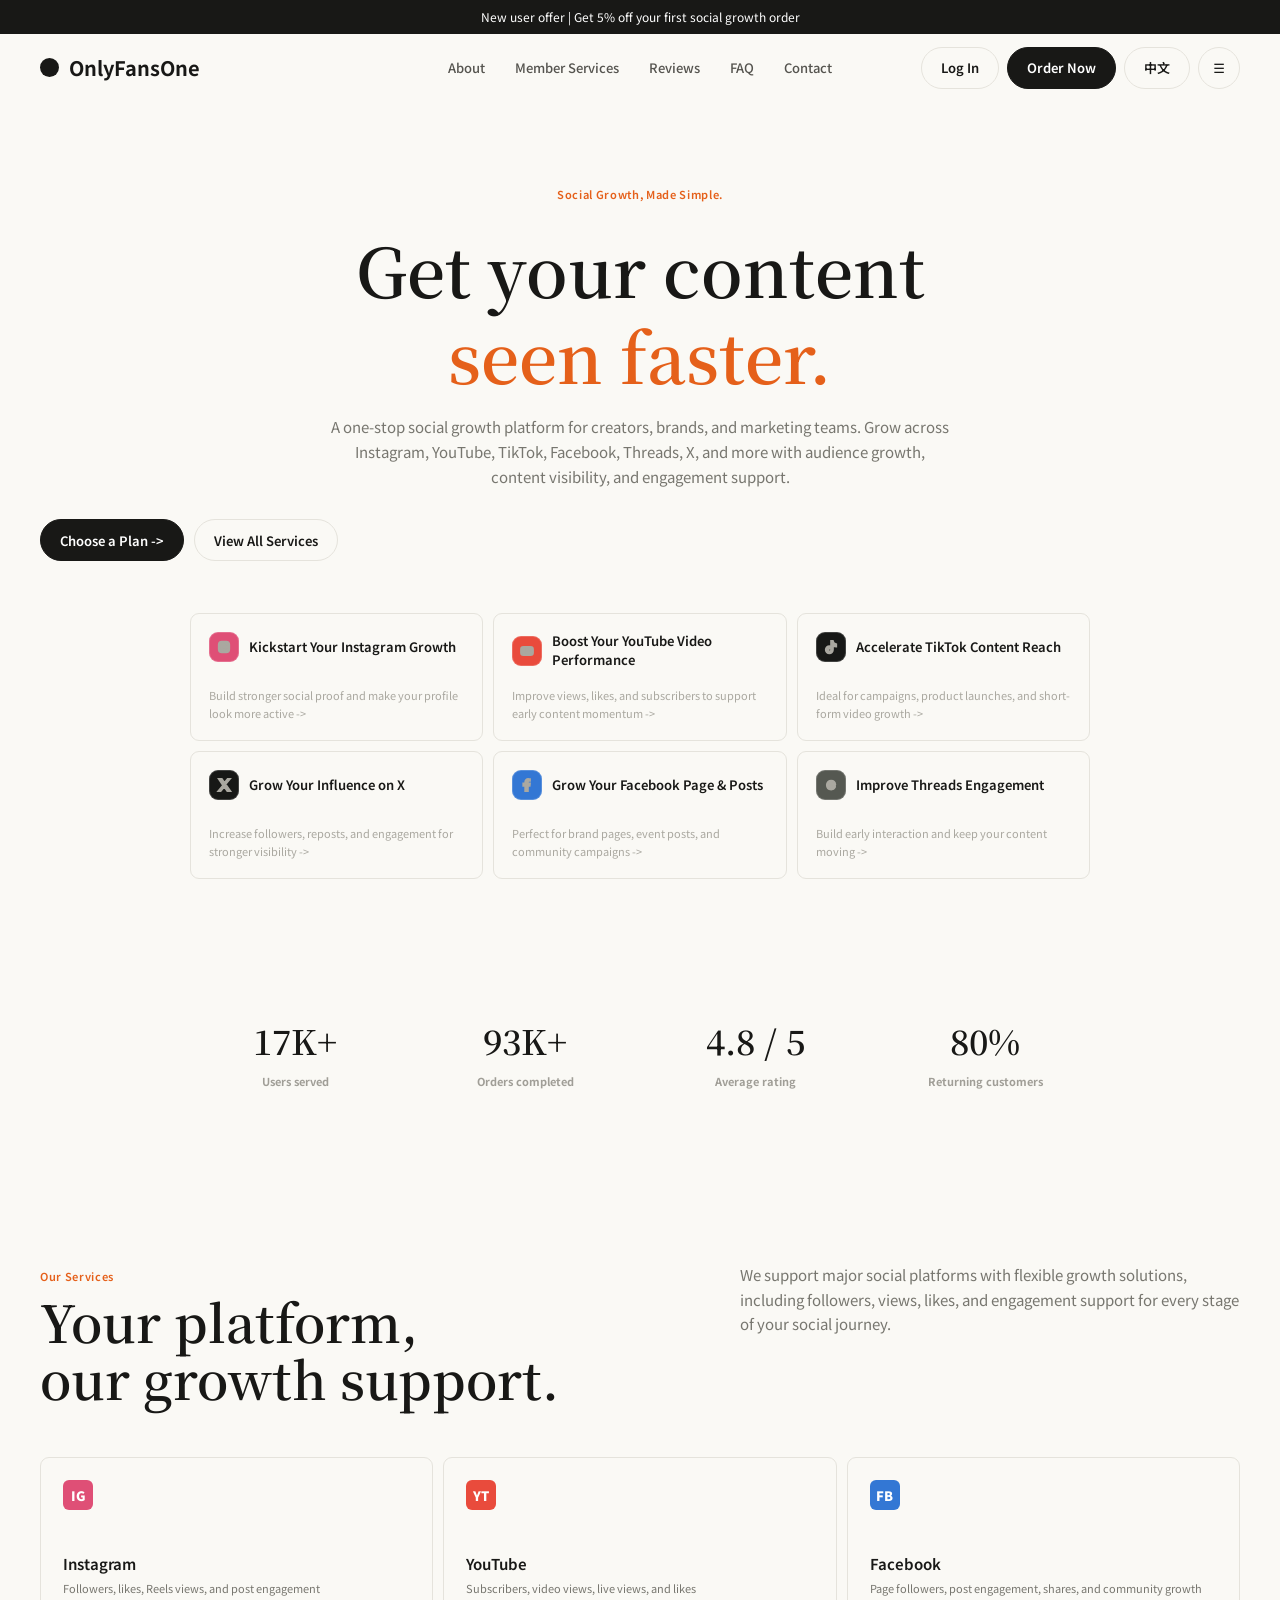
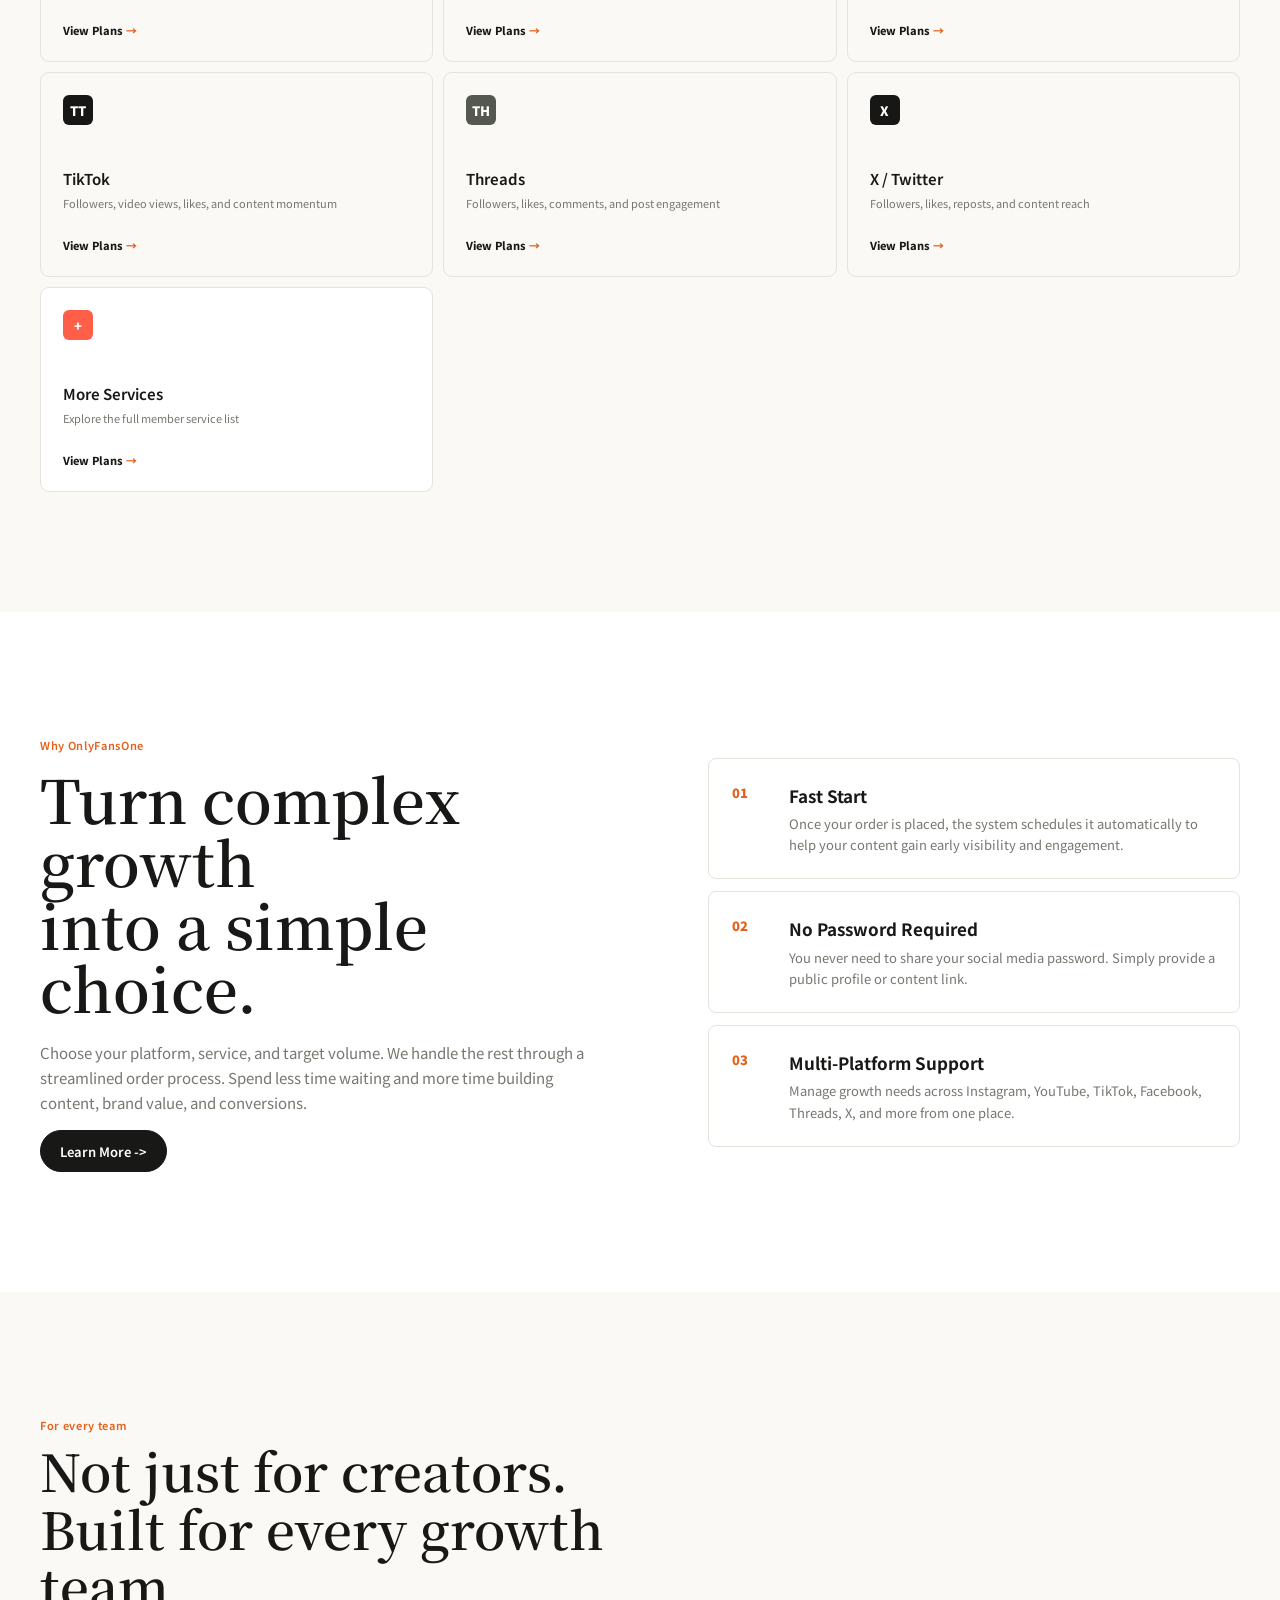
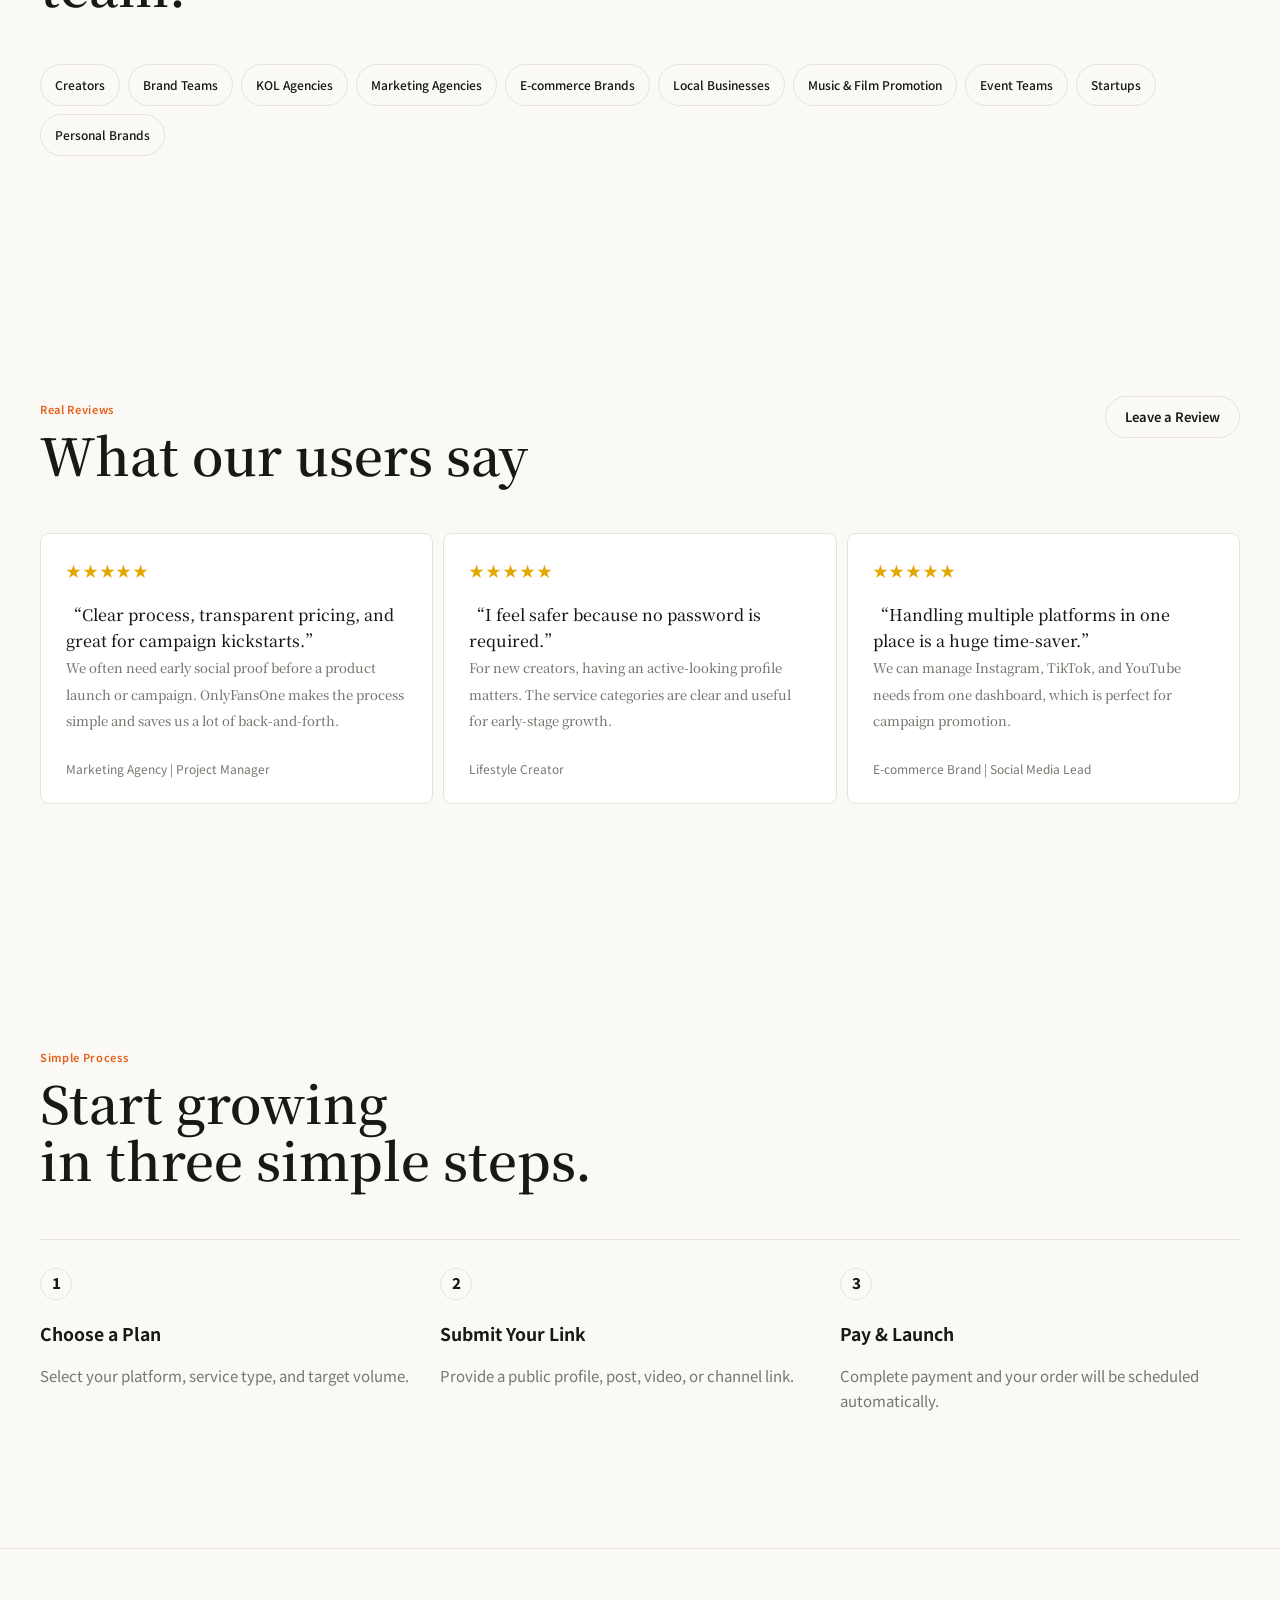
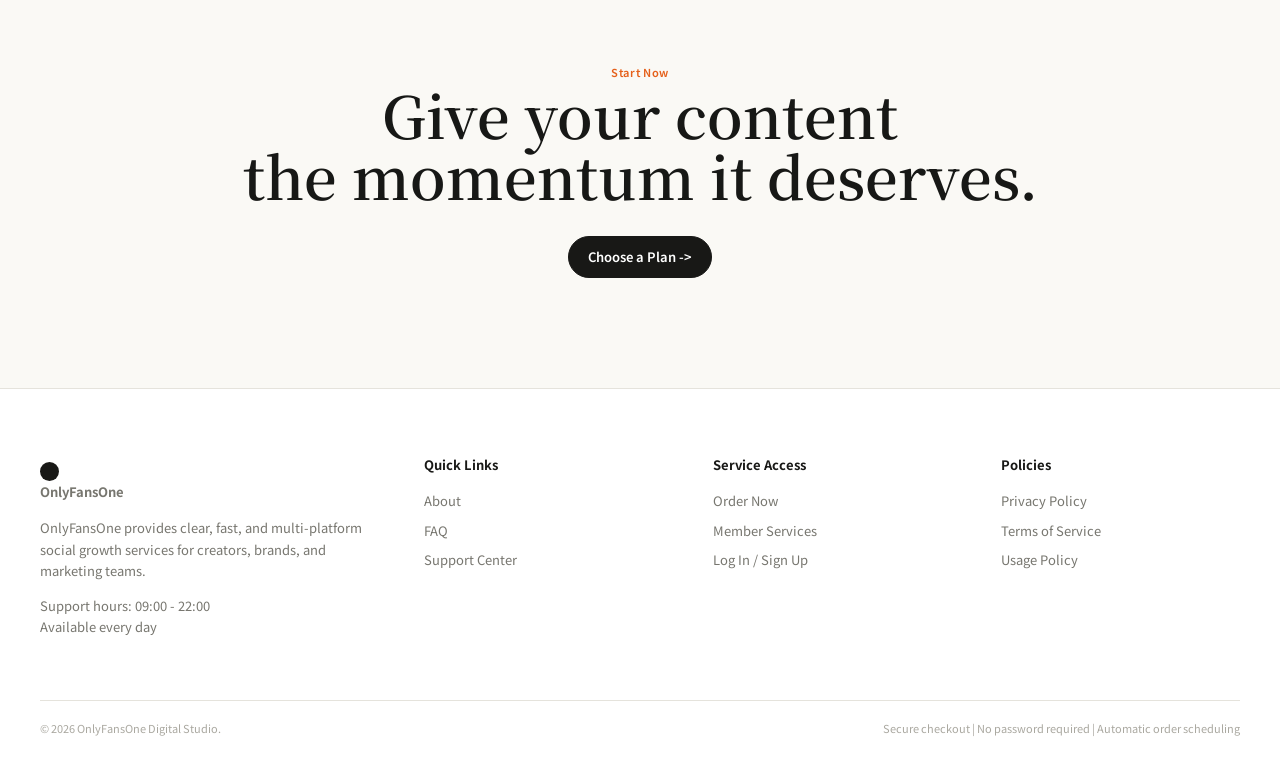
<file: index.html>
<!doctype html>
<html lang="en">
<head>
  <meta charset="UTF-8">
  <meta name="viewport" content="width=device-width, initial-scale=1.0">
  <meta name="description" content="OnlyFansOne helps creators, brands, and marketing teams grow across Instagram, YouTube, TikTok, Facebook, Threads, X, and more with audience growth, content visibility, views, and engagement support.">
  <title>OnlyFansOne | Social Media Growth & Content Visibility Platform</title>
  <link rel="preconnect" href="https://fonts.googleapis.com">
  <link rel="preconnect" href="https://fonts.gstatic.com" crossorigin>
  <link href="https://fonts.googleapis.com/css2?family=Noto+Sans+TC:wght@400;500;600;700;800&family=Noto+Serif+TC:wght@500;600;700&display=swap" rel="stylesheet">
  <style>
:root {
  --ink: #171816;
  --muted: #666962;
  --line: #dfe1da;
  --paper: #f6f7f2;
  --white: #ffffff;
  --coral: #ff5f49;
  --coral-dark: #d93e2a;
  --teal: #0d8f7a;
  --teal-soft: #dff4ef;
  --yellow: #ffd65a;
  --blue: #3377d4;
  --shadow: 0 18px 45px rgba(23, 24, 22, .09);
}

* { box-sizing: border-box; }
html { scroll-behavior: smooth; }
body {
  margin: 0;
  color: var(--ink);
  background: var(--paper);
  font-family: "Noto Sans TC", system-ui, sans-serif;
  font-size: 15px;
  line-height: 1.65;
  letter-spacing: 0;
}
button, input, select, textarea { font: inherit; }
button, a { -webkit-tap-highlight-color: transparent; }
a { color: inherit; text-decoration: none; }
img { display: block; max-width: 100%; }
.container { width: min(1160px, calc(100% - 40px)); margin: 0 auto; }
.eyebrow { color: var(--teal); font-size: 12px; font-weight: 800; letter-spacing: .12em; text-transform: uppercase; }
.section { padding: 92px 0; }
.section-head { display: flex; align-items: end; justify-content: space-between; gap: 24px; margin-bottom: 34px; }
.section-head h2, .page-title h1 { margin: 5px 0 0; font-size: clamp(30px, 4vw, 52px); line-height: 1.12; letter-spacing: 0; }
.section-head p { max-width: 500px; margin: 0; color: var(--muted); }
.muted { color: var(--muted); }
.small { font-size: 13px; }
.top-strip {
  padding: 7px 20px;
  color: #fff;
  background: var(--ink);
  text-align: center;
  font-size: 12px;
}
.nav {
  position: sticky; top: 0; z-index: 20;
  border-bottom: 1px solid rgba(223, 225, 218, .85);
  background: rgba(246, 247, 242, .94);
  backdrop-filter: blur(14px);
}
.nav-inner { min-height: 70px; display: flex; align-items: center; gap: 25px; }
.brand { display: inline-flex; align-items: center; gap: 9px; margin-right: auto; font-size: 20px; font-weight: 900; }
.brand-mark { width: 30px; height: 30px; display: grid; place-items: center; color: #fff; background: var(--coral); border-radius: 7px; font-size: 16px; transform: rotate(-4deg); }
.nav-links { display: flex; align-items: center; gap: 22px; font-size: 14px; font-weight: 600; }
.nav-actions { display: flex; gap: 8px; }
.menu-button { display: none; }
.btn {
  min-height: 44px; padding: 10px 18px; border: 1px solid var(--ink); border-radius: 6px;
  display: inline-flex; align-items: center; justify-content: center; gap: 8px;
  color: #fff; background: var(--ink); cursor: pointer; font-weight: 800; transition: .2s ease;
}
.btn:hover { transform: translateY(-2px); box-shadow: 0 8px 18px rgba(23, 24, 22, .15); }
.btn:disabled { opacity: .35; cursor: not-allowed; transform: none; box-shadow: none; }
.btn-secondary { color: var(--ink); background: transparent; border-color: var(--line); }
.btn-coral { color: #fff; background: var(--coral); border-color: var(--coral); }
.btn-teal { color: #fff; background: var(--teal); border-color: var(--teal); }
.btn-icon { width: 42px; padding: 0; }
.hero { position: relative; min-height: 690px; overflow: hidden; background: #d6d8cf; }
.hero-image { position: absolute; inset: 0; width: 100%; height: 100%; object-fit: cover; object-position: center; }
.hero-overlay { position: absolute; inset: 0; background: linear-gradient(90deg, rgba(246,247,242,.98) 0%, rgba(246,247,242,.91) 38%, rgba(246,247,242,.18) 68%, rgba(246,247,242,0) 100%); }
.hero-content { position: relative; z-index: 1; padding: 110px 0 80px; }
.hero-copy { max-width: 630px; }
.hero h1 { margin: 12px 0 20px; font-size: clamp(48px, 7vw, 88px); line-height: .98; letter-spacing: 0; }
.hero h1 span { color: var(--coral); }
.hero p { max-width: 560px; color: #454741; font-size: 17px; }
.hero-actions { display: flex; gap: 10px; margin: 30px 0 52px; }
.metrics { display: grid; grid-template-columns: repeat(4, 1fr); gap: 1px; width: min(640px, 100%); background: rgba(23,24,22,.18); border: 1px solid rgba(23,24,22,.18); }
.metric { padding: 15px 18px; background: rgba(255,255,255,.72); backdrop-filter: blur(8px); }
.metric b { display: block; font-size: 23px; line-height: 1.2; }
.metric span { color: var(--muted); font-size: 12px; }
.trust-band { padding: 18px 0; color: #fff; background: var(--teal); }
.trust-row { display: flex; justify-content: space-between; gap: 20px; font-size: 13px; font-weight: 700; }
.trust-row span { display: flex; align-items: center; gap: 8px; }
.check { width: 20px; height: 20px; display: inline-grid; place-items: center; border: 1px solid rgba(255,255,255,.6); border-radius: 50%; }
.platform-grid { display: grid; grid-template-columns: repeat(3, 1fr); gap: 14px; }
.platform-card {
  min-height: 195px; padding: 22px; border: 1px solid var(--line); border-radius: 8px;
  display: flex; flex-direction: column; background: var(--white); transition: .2s ease;
}
.platform-card:hover { transform: translateY(-4px); border-color: var(--ink); box-shadow: var(--shadow); }
.platform-icon { width: 44px; height: 44px; display: grid; place-items: center; border-radius: 7px; color: #fff; background: var(--ink); font-size: 20px; font-weight: 900; }
.platform-card h3 { margin: 19px 0 2px; font-size: 18px; }
.platform-card p { margin: 0 0 20px; color: var(--muted); font-size: 13px; }
.platform-card .card-link { margin-top: auto; font-size: 13px; font-weight: 800; }
.platform-card .card-link::after { content: " →"; color: var(--coral); }
.platform-card.featured { color: #fff; background: var(--ink); border-color: var(--ink); }
.platform-card.featured p { color: #c7c9c3; }
.value-band { background: var(--ink); color: #fff; }
.value-layout { display: grid; grid-template-columns: 1.05fr 1fr; gap: 70px; align-items: center; }
.value-layout h2 { margin: 10px 0 22px; font-size: clamp(34px, 5vw, 60px); line-height: 1.05; }
.value-layout p { color: #c5c8c0; }
.value-list { display: grid; gap: 12px; }
.value-item { padding: 23px; border: 1px solid #393b37; border-radius: 7px; display: grid; grid-template-columns: 42px 1fr; gap: 15px; }
.value-number { color: var(--yellow); font-size: 13px; font-weight: 900; }
.value-item h3 { margin: 0 0 3px; font-size: 17px; }
.value-item p { margin: 0; font-size: 13px; }
.industry-list { display: flex; flex-wrap: wrap; gap: 9px; }
.industry-list span { padding: 10px 14px; border: 1px solid var(--line); border-radius: 6px; background: #fff; font-size: 13px; font-weight: 700; }
.testimonial-grid { display: grid; grid-template-columns: repeat(3, 1fr); gap: 14px; }
.quote-card { padding: 25px; border: 1px solid var(--line); border-radius: 8px; background: #fff; }
.stars { color: #e4a700; letter-spacing: .12em; }
.quote-card blockquote { min-height: 105px; margin: 18px 0 25px; font-size: 16px; font-weight: 600; }
.quote-card footer { color: var(--muted); font-size: 12px; }
.steps { display: grid; grid-template-columns: repeat(3, 1fr); gap: 0; border-top: 1px solid var(--ink); }
.step { padding: 28px 25px 0 0; }
.step-num { width: 32px; height: 32px; display: grid; place-items: center; color: #fff; background: var(--coral); border-radius: 50%; font-weight: 800; }
.step h3 { margin: 20px 0 5px; }
.cta-band { padding: 70px 0; color: #171816; background: var(--yellow); }
.cta-inner { display: flex; align-items: center; justify-content: space-between; gap: 30px; }
.cta-inner h2 { margin: 0; font-size: clamp(30px, 5vw, 58px); line-height: 1.05; }
.footer { padding: 65px 0 25px; color: #fff; background: #171816; }
.footer-grid { display: grid; grid-template-columns: 1.4fr repeat(3, 1fr); gap: 50px; }
.footer h4 { margin: 0 0 15px; font-size: 13px; }
.footer a { display: block; margin: 8px 0; color: #b9bcb4; font-size: 13px; }
.footer .brand { margin-bottom: 15px; }
.footer p { color: #b9bcb4; font-size: 13px; }
.footer-bottom { margin-top: 50px; padding-top: 18px; border-top: 1px solid #393b37; display: flex; justify-content: space-between; color: #8e918a; font-size: 11px; }
.page-title { padding: 70px 0 42px; border-bottom: 1px solid var(--line); }
.page-title p { max-width: 650px; color: var(--muted); }
.panel { border: 1px solid var(--line); border-radius: 8px; background: #fff; }
.order-shell { display: grid; grid-template-columns: minmax(0, 1.65fr) minmax(280px, .75fr); gap: 20px; align-items: start; }
.order-main { padding: 28px; }
.order-side { position: sticky; top: 90px; padding: 22px; }
.progress { display: flex; align-items: center; gap: 6px; margin-bottom: 28px; }
.progress span { height: 5px; flex: 1; background: var(--line); border-radius: 2px; }
.progress span.active { background: var(--coral); }
.field-label { display: block; margin: 0 0 9px; font-size: 13px; font-weight: 800; }
.choice-grid { display: grid; grid-template-columns: repeat(4, 1fr); gap: 8px; margin-bottom: 25px; }
.choice, .plan-choice {
  padding: 13px; border: 1px solid var(--line); border-radius: 6px; background: #fff;
  color: var(--ink); text-align: left; cursor: pointer; transition: .15s ease;
}
.choice:hover, .choice.selected, .plan-choice:hover, .plan-choice.selected { border-color: var(--teal); background: var(--teal-soft); }
.choice b { display: block; }
.choice small, .plan-choice small { color: var(--muted); }
.select {
  width: 100%; height: 48px; padding: 0 13px; border: 1px solid var(--line); border-radius: 6px; color: var(--ink); background: #fff;
}
.plan-grid { display: grid; grid-template-columns: repeat(3, 1fr); gap: 8px; margin-top: 10px; }
.plan-choice b, .plan-choice span { display: block; }
.plan-choice span { color: var(--coral-dark); font-weight: 800; }
.custom-quantity {
  margin-top: 10px;
  padding: 14px;
  border: 1px solid var(--line);
  border-radius: 7px;
  display: grid;
  grid-template-columns: 1fr minmax(180px, 260px);
  gap: 10px;
  align-items: center;
  background: #fff;
  transition: .15s ease;
}
.custom-quantity.selected { border-color: var(--teal); background: var(--teal-soft); }
.custom-quantity .field-label { margin: 0; }
.custom-quantity small { grid-column: 1 / -1; color: var(--coral-dark); font-weight: 800; }
.custom-quantity small:empty { display: none; }
.tag { display: inline-flex; padding: 3px 7px; border-radius: 4px; color: #fff; background: var(--coral); font-size: 10px; font-weight: 800; }
.summary-row { padding: 11px 0; border-bottom: 1px solid var(--line); display: flex; justify-content: space-between; gap: 15px; font-size: 13px; }
.summary-total { padding: 20px 0; display: flex; align-items: center; justify-content: space-between; }
.summary-total b:last-child { font-size: 25px; color: var(--coral-dark); }
.notice { margin: 24px 0; padding: 16px; border-left: 3px solid var(--yellow); background: #fff9df; color: #5b502d; font-size: 12px; }
.checkout-grid { display: grid; grid-template-columns: 1fr 1fr; gap: 15px; }
.form-group { margin-bottom: 16px; }
.form-group.full { grid-column: 1 / -1; }
.input { width: 100%; min-height: 48px; padding: 11px 13px; border: 1px solid var(--line); border-radius: 6px; background: #fff; }
.input:focus, .select:focus { outline: 2px solid rgba(13,143,122,.18); border-color: var(--teal); }
.radio-row { display: grid; grid-template-columns: repeat(3, 1fr); gap: 8px; }
.radio-card { position: relative; padding: 15px; border: 1px solid var(--line); border-radius: 6px; cursor: pointer; }
.radio-card:has(input:checked) { border-color: var(--teal); background: var(--teal-soft); }
.radio-card input { position: absolute; opacity: 0; }
.check-row { display: flex; align-items: flex-start; gap: 9px; margin: 12px 0; font-size: 13px; }
.success-box { padding: 60px 20px; text-align: center; }
.success-icon { width: 68px; height: 68px; margin: 0 auto 20px; display: grid; place-items: center; color: #fff; background: var(--teal); border-radius: 50%; font-size: 30px; }
.toolbar { margin-bottom: 18px; display: grid; grid-template-columns: 1fr 220px; gap: 10px; }
.service-table { width: 100%; border-collapse: collapse; background: #fff; font-size: 13px; }
.service-table th, .service-table td { padding: 15px 13px; border-bottom: 1px solid var(--line); text-align: left; }
.service-table th { position: sticky; top: 70px; color: var(--muted); background: #f0f1ec; font-size: 11px; }
.service-table td:nth-child(2) { color: var(--muted); }
.service-table td:nth-child(4) { color: var(--coral-dark); font-weight: 800; white-space: nowrap; }
.faq-list { border-top: 1px solid var(--line); }
.faq-item { border-bottom: 1px solid var(--line); }
.faq-question { width: 100%; padding: 22px 0; border: 0; display: flex; justify-content: space-between; color: var(--ink); background: transparent; text-align: left; cursor: pointer; font-weight: 800; }
.faq-answer { display: none; max-width: 800px; padding: 0 0 22px; color: var(--muted); }
.faq-item.open .faq-answer { display: block; }
.contact-layout, .about-layout { display: grid; grid-template-columns: 1fr 1fr; gap: 60px; }
.contact-card { padding: 30px; border: 1px solid var(--line); border-radius: 8px; background: #fff; }
.contact-card h3 { margin-top: 0; }
.contact-qr {
  width: min(320px, 100%);
  margin: 28px auto 0;
  border-radius: 8px;
}
.contact-points { display: grid; gap: 8px; margin: 25px 0; }
.contact-points span { padding: 10px 0; border-bottom: 1px solid var(--line); }
.auth-wrap { min-height: 650px; display: grid; place-items: center; padding: 70px 20px; }
.auth-panel { width: min(440px, 100%); padding: 34px; }
.auth-panel h1 { margin: 0 0 5px; }
.auth-panel .btn { width: 100%; margin-top: 8px; }
.auth-links { margin-top: 18px; display: flex; justify-content: space-between; color: var(--teal); font-size: 13px; font-weight: 700; }
.legal { max-width: 800px; }
.legal h2 { margin-top: 38px; }
.toast {
  position: fixed; right: 22px; bottom: 22px; z-index: 100;
  max-width: 340px; padding: 13px 17px; color: #fff; background: var(--ink); border-radius: 6px;
  box-shadow: var(--shadow); opacity: 0; transform: translateY(12px); pointer-events: none; transition: .25s ease;
}
.toast.show { opacity: 1; transform: translateY(0); }

@media (max-width: 900px) {
  .nav-links { display: none; position: absolute; top: 70px; left: 0; right: 0; padding: 20px; background: var(--paper); border-bottom: 1px solid var(--line); flex-direction: column; align-items: flex-start; }
  .nav-links.open { display: flex; }
  .nav-actions .btn-secondary { display: none; }
  .nav-actions .menu-button { display: inline-flex; }
  .hero { min-height: 760px; }
  .hero-image { object-position: 68% center; }
  .hero-overlay { background: linear-gradient(180deg, rgba(246,247,242,.96) 0%, rgba(246,247,242,.85) 55%, rgba(246,247,242,.15) 100%); }
  .hero-content { padding-top: 75px; }
  .platform-grid, .testimonial-grid { grid-template-columns: repeat(2, 1fr); }
  .value-layout, .contact-layout, .about-layout, .order-shell { grid-template-columns: 1fr; }
  .order-side { position: static; }
  .footer-grid { grid-template-columns: repeat(2, 1fr); }
}

@media (max-width: 620px) {
  .container { width: min(100% - 28px, 1160px); }
  .section { padding: 62px 0; }
  .nav-inner { min-height: 62px; gap: 8px; }
  .nav-actions .btn { min-height: 38px; padding: 7px 10px; font-size: 12px; }
  .brand { font-size: 17px; }
  .hero { min-height: 720px; }
  .hero h1 { font-size: 49px; }
  .hero-copy p { font-size: 14px; }
  .hero-actions { margin: 22px 0 38px; }
  .metrics { grid-template-columns: repeat(2, 1fr); }
  .trust-row { display: grid; grid-template-columns: 1fr 1fr; }
  .section-head, .cta-inner { align-items: flex-start; flex-direction: column; }
  .section-head h2 { font-size: 34px; }
  .platform-grid, .testimonial-grid, .steps, .plan-grid, .choice-grid, .checkout-grid, .radio-row { grid-template-columns: 1fr; }
  .custom-quantity { grid-template-columns: 1fr; }
  .platform-card { min-height: 160px; }
  .footer-grid { grid-template-columns: 1fr; gap: 30px; }
  .footer-bottom { flex-direction: column; gap: 8px; }
  .order-main { padding: 18px; }
  .toolbar { grid-template-columns: 1fr; }
  .table-wrap { overflow-x: auto; }
  .service-table { min-width: 760px; }
}

/* Editorial product style */
:root {
  --ink: #181816;
  --muted: #77766f;
  --line: #e5e3dc;
  --paper: #faf9f5;
  --white: #ffffff;
  --coral: #e5601a;
  --coral-dark: #c94f12;
  --teal: #277c68;
  --teal-soft: #edf5f1;
  --yellow: #f3d77f;
  --shadow: 0 12px 40px rgba(35, 31, 24, .06);
}

body { background: var(--paper); font-weight: 400; }
.top-strip {
  display: block;
  padding: 7px 20px;
  color: #fff;
  background: var(--ink);
  text-align: center;
  font-size: 12px;
}
.container { width: min(1200px, calc(100% - 48px)); }
.nav { background: rgba(250, 249, 245, .92); border-color: transparent; }
.nav-inner { min-height: 68px; }
.brand { gap: 10px; font-size: 20px; font-weight: 700; }
.brand-mark { width: 19px; height: 19px; border-radius: 50%; background: var(--ink); color: transparent; transform: none; }
.nav-links { position: absolute; left: 50%; transform: translateX(-50%); gap: 30px; color: #55544f; font-size: 13px; font-weight: 500; white-space: nowrap; }
.btn { min-height: 42px; padding: 9px 19px; border-radius: 100px; font-size: 13px; font-weight: 600; }
.btn:hover { transform: translateY(-1px); box-shadow: 0 6px 20px rgba(23, 24, 22, .1); }
.btn-coral { background: var(--ink); border-color: var(--ink); }
.btn-teal { background: var(--ink); border-color: var(--ink); }
.lang-toggle {
  min-width: 54px;
  color: var(--ink);
  background: transparent;
  border-color: var(--line);
}
.eyebrow { color: var(--coral); letter-spacing: .06em; font-size: 11px; font-weight: 600; text-transform: none; }
.section { padding: 120px 0; }
.section-head { align-items: start; margin-bottom: 50px; }
.section-head h2, .page-title h1, .value-layout h2, .cta-inner h2, .contact-layout h2 {
  font-family: "Noto Serif TC", serif;
  font-weight: 600;
}
.section-head h2 { max-width: 660px; font-size: clamp(35px, 4vw, 56px); }

.hero { min-height: auto; padding: 78px 0 90px; background: var(--paper); }
.hero-content { padding: 0; text-align: center; }
.hero-copy { max-width: 850px; margin: 0 auto; }
.hero h1 { max-width: 800px; margin: 20px auto 16px; font-family: "Noto Serif TC", serif; font-size: clamp(42px, 5.3vw, 70px); font-weight: 600; line-height: 1.28; }
.hero h1 span { color: var(--coral); }
.hero p { max-width: 620px; margin: 0 auto; color: var(--muted); font-size: 15px; }
.growth-console { max-width: 900px; min-height: 245px; margin: 48px auto 16px; padding: 20px; border: 1px solid #dedcd5; border-radius: 11px; display: flex; flex-direction: column; justify-content: space-between; background: #fff; box-shadow: var(--shadow); text-align: left; }
.console-input { display: flex; align-items: flex-start; justify-content: space-between; gap: 20px; min-height: 125px; padding: 6px 5px; }
.console-prompt { max-width: 650px; color: #9b9992; font-size: 18px; line-height: 1.6; }
.console-send { width: 34px; height: 34px; flex: 0 0 auto; display: grid; place-items: center; border-radius: 50%; color: #fff; background: var(--ink); font-size: 20px; line-height: 1; }
.console-tools { display: flex; align-items: center; gap: 7px; overflow-x: auto; padding-top: 12px; border-top: 1px solid #f0eee8; scrollbar-width: none; }
.console-tools::-webkit-scrollbar { display: none; }
.console-tools a, .tool-add { height: 31px; padding: 4px 10px; border: 1px solid var(--line); border-radius: 100px; display: inline-flex; flex: 0 0 auto; align-items: center; gap: 6px; color: #55544f; background: #fff; font-size: 11px; }
.console-tools a:hover { border-color: #aaa79f; }
.console-tools i { width: 14px; height: 14px; display: grid; place-items: center; border-radius: 4px; color: #fff; font-size: 8px; font-style: normal; }
.tool-add { width: 31px; justify-content: center; padding: 0; font-size: 17px; }
.quick-workflows { max-width: 900px; margin: 48px auto 0; display: grid; grid-template-columns: repeat(3, 1fr); gap: 10px; text-align: left; }
.quick-workflows a { min-height: 128px; padding: 18px; border: 1px solid var(--line); border-radius: 9px; display: flex; flex-direction: column; justify-content: space-between; background: transparent; transition: .2s ease; }
.quick-workflows a:hover { background: #fff; border-color: #c8c5bd; transform: translateY(-2px); }
.workflow-head { display: flex; align-items: center; gap: 10px; }
.workflow-logo {
  width: 30px;
  height: 30px;
  border-radius: 9px;
  display: inline-grid;
  flex: 0 0 auto;
  place-items: center;
  color: #fff;
  background: var(--logo-color, var(--ink));
  box-shadow: inset 0 0 0 1px rgba(255,255,255,.18);
}
.workflow-logo svg { width: 18px; height: 18px; fill: currentColor; stroke: currentColor; stroke-width: 1.8; }
.workflow-logo svg path, .workflow-logo svg rect, .workflow-logo svg circle { vector-effect: non-scaling-stroke; }
.quick-workflows b { font-size: 13px; font-weight: 600; line-height: 1.4; }
.quick-workflows span { color: #aaa8a0; font-size: 11px; }
.quick-workflows .workflow-head { color: var(--ink); font-size: inherit; }
.hero-more { margin-top: 24px; }
.trust-band { padding: 44px 0 52px; color: var(--ink); background: var(--paper); }
.trust-row { max-width: 900px; margin: 0 auto; display: grid; grid-template-columns: repeat(4, 1fr); text-align: center; }
.trust-row span { display: block; }
.trust-row b { display: block; font-family: "Noto Serif TC", serif; font-size: 34px; font-weight: 600; }
.trust-row .count-up { font-variant-numeric: tabular-nums; }
.trust-row small { color: #a09e97; font-size: 11px; }

.platform-grid { grid-template-columns: repeat(3, 1fr); gap: 10px; }
.platform-card { min-height: 205px; padding: 22px; border-color: var(--line); border-radius: 9px; background: transparent; }
.platform-card:hover { border-color: #bdbab1; background: #fff; box-shadow: none; transform: translateY(-2px); }
.platform-icon { width: 30px; height: 30px; border-radius: 6px; font-size: 13px; }
.platform-card h3 { margin-top: 42px; font-size: 15px; font-weight: 600; }
.platform-card p, .platform-card .card-link { font-size: 11px; }
.platform-card.featured { color: var(--ink); background: #fff; border-color: var(--line); }
.platform-card.featured p { color: var(--muted); }
.platform-card .card-link::after { color: var(--coral); }

.value-band { color: var(--ink); background: #fff; }
.value-layout { gap: 110px; }
.value-layout p { color: var(--muted); }
.value-item { border-color: var(--line); border-radius: 8px; }
.value-number { color: var(--coral); }
.industry-list { gap: 8px; }
.industry-list span { border-radius: 100px; background: transparent; font-size: 12px; font-weight: 500; }
.testimonial-grid { gap: 10px; }
.quote-card { border-radius: 9px; background: transparent; }
.quote-card blockquote { font-family: "Noto Serif TC", serif; font-weight: 500; }
.steps { border-color: var(--line); }
.step-num { color: var(--ink); background: transparent; border: 1px solid var(--line); }
.cta-band { padding: 110px 0; background: var(--paper); border-top: 1px solid var(--line); }
.cta-inner { justify-content: center; text-align: center; flex-direction: column; }
.footer { color: var(--ink); background: #fff; border-top: 1px solid var(--line); }
.footer a, .footer p { color: var(--muted); }
.footer-bottom { border-color: var(--line); color: #aaa8a0; }
.footer .brand-mark { background: var(--ink); }

.page-title { padding: 100px 0 70px; text-align: center; border-color: var(--line); }
.page-title h1 { font-size: clamp(42px, 6vw, 70px); }
.page-title p { margin-left: auto; margin-right: auto; }
.panel { border-color: var(--line); border-radius: 9px; box-shadow: none; }
.order-main, .order-side, .auth-panel, .contact-card, .quote-card { background: #fff; }
.choice, .plan-choice, .input, .select, .radio-card { border-radius: 7px; }
.choice:hover, .choice.selected, .plan-choice:hover, .plan-choice.selected, .custom-quantity.selected { border-color: #bcb8ae; background: #f5f3ed; }
.progress span.active { background: var(--coral); }
.summary-total b:last-child, .service-table td:nth-child(4) { color: var(--coral-dark); }
.service-table th { background: #f4f2ed; }
.auth-panel h1 { font-family: "Noto Serif TC", serif; }

@media (max-width: 900px) {
  .nav-links { position: absolute; left: 0; transform: none; }
  .hero { padding-top: 55px; min-height: auto; }
  .quick-workflows { grid-template-columns: 1fr; }
  .quick-workflows a { min-height: 100px; }
  .value-layout { gap: 50px; }
}

@media (max-width: 620px) {
  .container { width: min(100% - 28px, 1200px); }
  .section { padding: 76px 0; }
  .hero { padding: 48px 0 58px; }
  .hero h1 { font-size: 39px; line-height: 1.32; }
  .hero p { font-size: 13px; }
  .quick-workflows { margin-top: 32px; }
  .trust-row { grid-template-columns: repeat(2, 1fr); row-gap: 30px; }
  .trust-row b { font-size: 28px; }
  .platform-grid { grid-template-columns: 1fr; }
  .platform-card { min-height: 160px; }
  .platform-card h3 { margin-top: 25px; }
}

</style>
</head>
<body>
  <div id="app"></div>
  <div id="metal-entry"></div>
  <div id="toast" class="toast" role="status"></div>
  <script>
const BRAND = "OnlyFansOne";
const DEFAULT_LANG = "en";

const copy = {
  en: {
    metaTitle: "OnlyFansOne | Social Media Growth & Content Visibility Platform",
    metaDescription: "OnlyFansOne helps creators, brands, and marketing teams grow across Instagram, YouTube, TikTok, Facebook, Threads, X, and more with audience growth, content visibility, views, and engagement support.",
    locale: "en-US",
    currency: "US$",
    topStrip: "New user offer | Get 5% off your first social growth order",
    nav: {
      about: "About",
      reviews: "Reviews",
      faq: "FAQ",
      contact: "Contact",
      services: "Member Services",
      login: "Log In",
      order: "Order Now",
      menu: "Open menu",
      language: "中文"
    },
    footer: {
      ctaEyebrow: "Start Now",
      ctaTitle: "Give your content<br>the momentum it deserves.",
      ctaButton: "Choose a Plan ->",
      description: "OnlyFansOne provides clear, fast, and multi-platform social growth services for creators, brands, and marketing teams.",
      support: "Support hours: 09:00 - 22:00<br>Available every day",
      quickLinks: "Quick Links",
      serviceAccess: "Service Access",
      policies: "Policies",
      supportCenter: "Support Center",
      loginSignup: "Log In / Sign Up",
      privacy: "Privacy Policy",
      terms: "Terms of Service",
      usage: "Usage Policy",
      bottom: "Secure checkout | No password required | Automatic order scheduling"
    },
    platformDescriptions: {
      Instagram: "Followers, likes, Reels views, and post engagement",
      YouTube: "Subscribers, video views, live views, and likes",
      Facebook: "Page followers, post engagement, shares, and community growth",
      TikTok: "Followers, video views, likes, and content momentum",
      Threads: "Followers, likes, comments, and post engagement",
      "X / Twitter": "Followers, likes, reposts, and content reach"
    },
    itemsByPlatform: {
      Instagram: ["Instagram Followers - Global", "Instagram Followers - Premium", "Instagram Reels Views", "Instagram Post Likes", "Instagram Post Saves"],
      YouTube: ["YouTube Subscribers - Global", "YouTube Video Views", "YouTube Live Views", "YouTube Video Likes"],
      Facebook: ["Facebook Page Followers", "Facebook Group Members", "Facebook Post Likes", "Facebook Post Shares"],
      TikTok: ["TikTok Followers - Global", "TikTok Video Views", "TikTok Video Likes"],
      Threads: ["Threads Followers", "Threads Post Likes", "Threads Comments"],
      "X / Twitter": ["X Followers", "X Post Likes", "X Reposts"]
    },
    serviceSuffixes: ["Followers | Global | Stable", "Views | Fast Start", "Likes | Natural Pace", "Engagement | Refill Support"],
    moreServices: "More Services",
    moreServicesDesc: "Explore the full member service list",
    viewPlans: "View Plans",
    home: {
      eyebrow: "Social Growth, Made Simple.",
      title: `Get your content<br><span>seen faster.</span>`,
      subtitle: "A one-stop social growth platform for creators, brands, and marketing teams. Grow across Instagram, YouTube, TikTok, Facebook, Threads, X, and more with audience growth, content visibility, and engagement support.",
      primary: "Choose a Plan ->",
      secondary: "View All Services",
      workflows: [
        ["Instagram", "Kickstart Your Instagram Growth", "Build stronger social proof and make your profile look more active"],
        ["YouTube", "Boost Your YouTube Video Performance", "Improve views, likes, and subscribers to support early content momentum"],
        ["TikTok", "Accelerate TikTok Content Reach", "Ideal for campaigns, product launches, and short-form video growth"],
        ["X / Twitter", "Grow Your Influence on X", "Increase followers, reposts, and engagement for stronger visibility"],
        ["Facebook", "Grow Your Facebook Page & Posts", "Perfect for brand pages, event posts, and community campaigns"],
        ["Threads", "Improve Threads Engagement", "Build early interaction and keep your content moving"]
      ],
      metrics: [["18K+", "Users served"], ["96K+", "Orders completed"], ["4.9 / 5", "Average rating"], ["82%", "Returning customers"]],
      servicesEyebrow: "Our Services",
      servicesTitle: "Your platform,<br>our growth support.",
      servicesDescription: "We support major social platforms with flexible growth solutions, including followers, views, likes, and engagement support for every stage of your social journey.",
      whyEyebrow: "Why OnlyFansOne",
      whyTitle: "Turn complex growth<br>into a simple choice.",
      whyDescription: "Choose your platform, service, and target volume. We handle the rest through a streamlined order process. Spend less time waiting and more time building content, brand value, and conversions.",
      whyButton: "Learn More ->",
      values: [
        ["Fast Start", "Once your order is placed, the system schedules it automatically to help your content gain early visibility and engagement."],
        ["No Password Required", "You never need to share your social media password. Simply provide a public profile or content link."],
        ["Multi-Platform Support", "Manage growth needs across Instagram, YouTube, TikTok, Facebook, Threads, X, and more from one place."]
      ],
      teamsEyebrow: "For every team",
      teamsTitle: "Not just for creators.<br>Built for every growth team.",
      teams: ["Creators", "Brand Teams", "KOL Agencies", "Marketing Agencies", "E-commerce Brands", "Local Businesses", "Music & Film Promotion", "Event Teams", "Startups", "Personal Brands"],
      reviewsEyebrow: "Real Reviews",
      reviewsTitle: "What our users say",
      leaveReview: "Leave a Review",
      reviews: [
        ["Marketing Agency | Project Manager", "Clear process, transparent pricing, and great for campaign kickstarts.", "We often need early social proof before a product launch or campaign. OnlyFansOne makes the process simple and saves us a lot of back-and-forth."],
        ["Lifestyle Creator", "I feel safer because no password is required.", "For new creators, having an active-looking profile matters. The service categories are clear and useful for early-stage growth."],
        ["E-commerce Brand | Social Media Lead", "Handling multiple platforms in one place is a huge time-saver.", "We can manage Instagram, TikTok, and YouTube needs from one dashboard, which is perfect for campaign promotion."]
      ],
      processEyebrow: "Simple Process",
      processTitle: "Start growing<br>in three simple steps.",
      steps: [
        ["Choose a Plan", "Select your platform, service type, and target volume."],
        ["Submit Your Link", "Provide a public profile, post, video, or channel link."],
        ["Pay & Launch", "Complete payment and your order will be scheduled automatically."]
      ]
    },
    order: {
      received: "Order Received",
      successTitle: "Your order has been created",
      successText: "Order number OFO{order}. Once payment is completed, your order will be scheduled automatically. Progress updates will be sent to your email.",
      backHome: "Back to Home",
      summary: "Order Summary",
      platform: "Platform",
      service: "Service",
      notSelected: "Not selected",
      targetVolume: "Target Volume",
      total: "Total",
      noAmount: "US$ -",
      secure: "Secure checkout | No social media password required",
      checkoutEyebrow: "Guest Checkout",
      checkoutTitle: "Complete your order",
      checkoutDescription: "Final step. Confirm your target link and payment details.",
      targetUrl: "Target URL *",
      targetHint: "Please enter the full public link of your profile, post, video, or channel.",
      quantity: "Quantity",
      customQuantity: "Custom quantity",
      customQuantityPlaceholder: "Enter custom quantity",
      payment: "Payment Method *",
      alipay: "Alipay",
      wechat: "WeChat Pay",
      paypal: "PayPal",
      remember: "Remember my details on this browser",
      agree: "I have read and agree to the",
      terms: "Terms of Service",
      payButton: "Proceed to Payment",
      orderEyebrow: "Guest Order",
      orderTitle: "Choose your growth plan",
      orderDescription: "No account required. Select your platform and service, then proceed to secure checkout.",
      stepPlatform: "1. Choose a platform",
      stepService: "2. Select a service",
      stepVolume: "3. Choose target volume",
      servicePlaceholder: "Select a service",
      save: "Save",
      noticeTitle: "Before placing an order:",
      notice: "Make sure your profile or content link is public. Avoid changing usernames, deleting content, or switching privacy settings during processing. Data may fluctuate naturally depending on the platform.",
      continue: "Confirm & Continue ->"
    },
    services: {
      eyebrow: "Member Services",
      title: "Member Service List",
      description: "Explore full service specifications, flexible volumes, and member pricing. Log in to create member orders, ideal for long-term use and bulk management.",
      search: "Search by platform, service name, or ID",
      all: "All Platforms",
      category: "Category",
      id: "ID",
      name: "Service Name",
      price: "Unit Price",
      min: "Min",
      max: "Max",
      details: "Details",
      view: "View"
    },
    faq: {
      eyebrow: "Help Center",
      title: "Frequently Asked Questions",
      description: "Find quick answers about plans, payment, safety, and order processing.",
      items: [
        ["What is the difference between guest orders and member services?", "Guest orders are ideal for quick purchases. Member services provide more specifications, flexible volumes, and member pricing for long-term use."],
        ["Do I need to provide my social media password?", "No. OnlyFansOne never asks for your social media password. You only need to provide a public profile or content link."],
        ["When will my order start?", "Most orders are scheduled automatically after payment confirmation and usually begin within minutes to hours, depending on the platform and service type."],
        ["Can numbers fluctuate?", "Yes. Social media data may fluctuate naturally. Some services include refill support based on plan conditions."],
        ["Which platforms are supported?", "We currently support Instagram, YouTube, TikTok, Facebook, Threads, X / Twitter, and other major platforms."],
        ["How do I choose the right plan?", "For new accounts, start with followers and basic engagement. For content promotion, choose views, likes, or comment engagement services."],
        ["Is this suitable for brands or agencies?", "Yes. Brands, agencies, creators, talent managers, and e-commerce teams can use OnlyFansOne for multi-platform growth needs."],
        ["Why improve social media performance?", "Stronger baseline metrics help improve credibility, first impressions, and campaign momentum, while long-term growth still depends on consistent content and real audience relationships."],
        ["How can I contact support?", "Contact us through the support center. For order issues, prepare your order number, email, and target link."],
        ["Do you provide invoices?", "Yes. Electronic and company invoices are available depending on the checkout option."]
      ]
    },
    about: {
      eyebrow: "About OnlyFansOne",
      title: "Every great piece of content<br>deserves a stronger start.",
      introTitle: "A social growth platform built for creators, brands, and marketing teams.",
      body: "We turn complex social media growth needs into a clear, transparent, self-service process, helping users kickstart content performance, improve social proof, and build a more attractive online presence.<br><br>We believe long-term growth comes from quality content, consistent execution, and clear positioning. Our role is to help you move faster through the early stage, so you can spend more time on creation, communication, and business results.",
      values: [
        ["Transparent", "Clear service specs, pricing, and usage notes."],
        ["Efficient", "Automated scheduling with less back-and-forth."],
        ["Secure", "No password required, reducing unnecessary risk."],
        ["Long-Term", "Not just one-time exposure, but sustainable growth support."]
      ]
    },
    contact: {
      eyebrow: "Customer Care",
      title: "Need help?<br>We’ll help you figure it out.",
      description: "If you need help with ordering, payment, target links, or choosing the right service, our support team is here to assist. For order-related questions, please prepare your order number, email, and target link.",
      points: [["Support Hours", "09:00 - 22:00"], ["Availability", "Every day"], ["Support Topics", "Account questions, order status, payment issues, service consultation"]],
      button: "Contact Support ->",
      cardEyebrow: "Before you message",
      cardTitle: "Help us respond faster",
      cardText: "For order issues, prepare your order number, order email, and target link. For new service requests, describe the platform, service type, and target volume.",
      notice: "Our support team will never ask for your social media password or remote access."
    },
    auth: {
      member: "OnlyFansOne Member",
      login: ["Member Login", "Log in to view member services, order history, and exclusive pricing.", "Log In", "New here?", "/user/auth/signup", "Sign up", "Forgot password?"],
      signup: ["Create Your Account", "Sign up to access full member services, ideal for long-term growth and bulk order management.", "Sign Up", "Already have an account?", "/user/auth/login", "Log in"],
      forgot: ["Forgot Password", "Enter your email and we’ll send you a password reset link.", "Send Reset Link", "Remembered your password?", "/user/auth/login", "Back to login"],
      password: "Password",
      passwordPlaceholder: "At least 8 characters",
      confirmPassword: "Confirm Password",
      confirmPlaceholder: "Enter password again",
      agree: "I agree to the Terms of Service and Privacy Policy"
    },
    legal: {
      eyebrow: "Legal",
      updated: "Last updated: June 9, 2026",
      privacyTitle: "Privacy Policy",
      termsTitle: "Terms of Service",
      privacy: [
        ["Information Collection and Use", "When you register, place an order, or contact support, we may collect your email, order details, payment status, and necessary tracking parameters to provide service, support customers, and improve the platform."],
        ["Cookies and Tracking Parameters", "This site may store gclid, gbraid, wbraid, and client_id to measure advertising performance. You can manage cookies through your browser settings."],
        ["Data Security and Third-Party Services", "Payments and invoices may be processed by third-party providers. We share information only where needed to complete services and take reasonable measures to protect personal data."]
      ],
      terms: [
        ["Payment and Delivery", "After payment is completed, orders are scheduled automatically. Actual start and completion times depend on platform status, service specifications, and target account conditions."],
        ["Customer Responsibility", "Keep the target account or content public during processing. Avoid changing usernames, URLs, or privacy settings, and avoid duplicate orders for the same target."],
        ["Cancellation, Refunds, and Risk", "Once confirmed, orders enter scheduling and generally cannot be cancelled, changed, or refunded to the original payment method. Social data may fluctuate naturally, and users should evaluate related risks."],
        ["Disputes and Contact", "If you have questions about an order or service, prepare your order number and contact support. We will assist according to the service specification."]
      ]
    },
    toast: {
      service: "Service #{id}: keep the account public. Orders usually begin within 0-24 hours.",
      line: "Support contact can be connected before launch.",
      auth: "Demo mode: form validation completed."
    }
  },
  zh: {
    metaTitle: "OnlyFansOne | 社媒增长与内容曝光服务平台",
    metaDescription: "OnlyFansOne 为创作者、品牌和营销团队提供 Instagram、YouTube、TikTok、Facebook、Threads、X 等平台的社媒增长服务，支持粉丝增长、内容曝光、观看提升与互动优化。",
    locale: "zh-CN",
    currency: "US$",
    topStrip: "新用户专享 | 首单社媒增长方案立享 95 折",
    nav: {
      about: "关于我们",
      reviews: "客户评价",
      faq: "常见问题",
      contact: "联系我们",
      services: "会员服务",
      login: "登录",
      order: "立即下单",
      menu: "开启菜单",
      language: "EN"
    },
    footer: {
      ctaEyebrow: "Start Now",
      ctaTitle: "让内容表现，<br>从现在开始加速。",
      ctaButton: "立即选择方案 ->",
      description: "OnlyFansOne 为创作者、品牌和营销团队提供清晰、快速、跨平台的社媒增长服务，帮助内容更快获得曝光与互动。",
      support: "客服时间 09:00 - 22:00<br>全年无休",
      quickLinks: "快速链接",
      serviceAccess: "服务入口",
      policies: "政策",
      supportCenter: "客服中心",
      loginSignup: "登录 / 注册",
      privacy: "隐私权政策",
      terms: "服务条款",
      usage: "使用政策",
      bottom: "安全结账 | 无需提供密码 | 付款后自动排程"
    },
    platformDescriptions: {
      Instagram: "粉丝、点赞、Reels 观看与内容互动",
      YouTube: "订阅、视频观看、直播观看与点赞",
      Facebook: "粉专关注、帖子互动、分享与社群增长",
      TikTok: "粉丝、视频播放、点赞与内容热度提升",
      Threads: "粉丝、点赞、评论与帖子互动",
      "X / Twitter": "粉丝、点赞、转发与内容扩散"
    },
    itemsByPlatform: {
      Instagram: ["Instagram 粉丝 - 全球", "Instagram 粉丝 - 精选", "Instagram Reels 观看数", "Instagram 帖子点赞", "Instagram 帖子收藏"],
      YouTube: ["YouTube 订阅 - 全球", "YouTube 视频观看次数", "YouTube 直播观看人数", "YouTube 视频点赞"],
      Facebook: ["Facebook 粉专粉丝", "Facebook 社团成员", "Facebook 帖子点赞", "Facebook 帖子分享"],
      TikTok: ["TikTok 粉丝 - 全球", "TikTok 视频观看数", "TikTok 视频点赞"],
      Threads: ["Threads 粉丝", "Threads 帖子点赞", "Threads 评论"],
      "X / Twitter": ["X 粉丝", "X 帖子点赞", "X 转发"]
    },
    serviceSuffixes: ["粉丝 | 全球 | 稳定版", "观看数 | 快速启动", "点赞 | 自然速度", "互动 | 补充支持"],
    moreServices: "更多服务",
    moreServicesDesc: "查看完整会员服务清单",
    viewPlans: "查看方案",
    home: {
      eyebrow: "Social Growth, Made Simple.",
      title: `让你的内容，<br><span>更快被看见。</span>`,
      subtitle: "为创作者、品牌和营销团队打造的一站式社媒增长平台。支持 Instagram、YouTube、TikTok、Facebook、Threads、X 等主流平台，帮助你提升粉丝基础、内容曝光和互动表现。",
      primary: "立即选择方案 ->",
      secondary: "浏览全部服务",
      workflows: [
        ["Instagram", "Instagram 新账号冷启动", "快速提升账号基础数据，建立更可信的社交主页"],
        ["YouTube", "提升 YouTube 视频初始表现", "增强观看、点赞与频道关注，帮助内容获得更多展示机会"],
        ["TikTok", "TikTok 内容曝光加速", "适合活动发布、新品种草和短视频内容启动"],
        ["X / Twitter", "X 账号影响力提升", "提升关注、转发与互动表现，让观点更容易被看见"],
        ["Facebook", "Facebook 页面与帖子增长", "适合品牌主页、活动贴文和社群内容推广"],
        ["Threads", "Threads 内容互动提升", "帮助新账号建立初始互动和内容节奏"]
      ],
      metrics: [["18K+", "服务用户"], ["96K+", "完成订单"], ["4.9 / 5", "用户评分"], ["82%", "复购客户"]],
      servicesEyebrow: "Our Services",
      servicesTitle: "你的社媒主场，<br>我们都支持。",
      servicesDescription: "覆盖主流社交平台，从粉丝增长、视频观看、帖子点赞到互动提升，灵活匹配不同阶段的账号增长需求。",
      whyEyebrow: "Why OnlyFansOne",
      whyTitle: "把复杂增长流程，<br>变成简单选择。",
      whyDescription: "你只需要选择平台、服务和目标数量，剩下的流程交给系统处理。少一点等待沟通，多一点时间专注内容、品牌和转化。",
      whyButton: "了解我们 ->",
      values: [
        ["快速启动", "完成下单后，系统将自动进入排程，帮助账号更快获得基础曝光和互动表现。"],
        ["无需密码", "下单无需提供社媒账号密码，只需提交公开账号或内容链接，降低账号安全风险。"],
        ["多平台覆盖", "一个入口管理 Instagram、YouTube、TikTok、Facebook、Threads、X 等多个平台增长需求。"]
      ],
      teamsEyebrow: "For every team",
      teamsTitle: "不只是创作者，<br>各种团队都适用。",
      teams: ["自媒体创作者", "品牌营销团队", "KOL / KOC 经纪机构", "广告代理商", "电商品牌", "本地商家", "音乐与影视发行", "活动策展团队", "初创品牌", "个人 IP"],
      reviewsEyebrow: "Real Reviews",
      reviewsTitle: "用户怎么说",
      leaveReview: "留下您的评价",
      reviews: [
        ["营销代理商 | 项目经理", "流程清楚，价格透明，适合临时活动快速补足基础曝光。", "我们经常需要在新品发布或活动上线前快速完成社媒基础布局，OnlyFansOne 的下单流程很直接，节省了很多沟通时间。"],
        ["生活方式创作者", "不需要提供密码，这点让我安心很多。", "对刚起步的创作者来说，账号看起来活跃很重要。这里的方案分类清楚，适合做内容冷启动。"],
        ["电商品牌 | 社媒负责人", "多平台需求可以一次处理，效率很高。", "Instagram、TikTok 和 YouTube 的需求都能在同一个入口完成，适合我们这种经常做活动推广的团队。"]
      ],
      processEyebrow: "Simple Process",
      processTitle: "三步，<br>开始增长。",
      steps: [
        ["选择方案", "选择平台、服务类型和目标数量。"],
        ["提交链接", "填写公开账号、帖子、视频或频道链接。"],
        ["付款执行", "完成付款后，系统自动排程并开始处理订单。"]
      ]
    },
    order: {
      received: "Order Received",
      successTitle: "订单已建立",
      successText: "订单编号 OFO{order}。付款完成后，系统将自动排程处理。订单进度通知将发送至你的 Email。",
      backHome: "回到首页",
      summary: "订单摘要",
      platform: "平台",
      service: "服务项目",
      notSelected: "尚未选择",
      targetVolume: "目标数量",
      total: "订单金额",
      noAmount: "US$ -",
      secure: "安全结账 | 无需提供账号密码",
      checkoutEyebrow: "Guest Checkout",
      checkoutTitle: "填写订单信息",
      checkoutDescription: "最后一步，确认目标链接与付款信息。",
      targetUrl: "目标网址 *",
      targetHint: "请填写公开账号、帖子、视频或频道的完整链接。",
      quantity: "数量",
      customQuantity: "自定义数量",
      customQuantityPlaceholder: "请输入自定义数量",
      payment: "付款方式 *",
      alipay: "支付宝",
      wechat: "微信",
      paypal: "PayPal",
      remember: "记住本次资料于此浏览器",
      agree: "我已阅读并同意",
      terms: "使用政策与服务条款",
      payButton: "前往付款",
      orderEyebrow: "Guest Order",
      orderTitle: "快速选择增长方案",
      orderDescription: "无需注册账号，选择平台与服务后即可前往安全结账。",
      stepPlatform: "1. 选择平台",
      stepService: "2. 选择服务项目",
      stepVolume: "3. 选择目标数量",
      servicePlaceholder: "请选择服务项目",
      save: "省",
      noticeTitle: "下单前请确认：",
      notice: "账号或内容链接需为公开状态。执行期间请避免修改用户名、删除内容或切换隐私设置。不同平台的数据表现可能存在自然波动。",
      continue: "确认并填写订单信息 ->"
    },
    services: {
      eyebrow: "Member Services",
      title: "会员服务项目",
      description: "浏览完整服务规格、弹性数量与会员价格。登录后即可创建会员订单，适合长期使用和批量管理。",
      search: "搜索平台、服务名称或编号",
      all: "所有平台",
      category: "分类",
      id: "ID",
      name: "服务名称",
      price: "单价 / 1",
      min: "最小值",
      max: "最大值",
      details: "说明",
      view: "查看"
    },
    faq: {
      eyebrow: "Help Center",
      title: "常见问题",
      description: "关于方案、付款、安全性和订单流程，你可以先从这里快速找到答案。",
      items: [
        ["访客下单和会员服务有什么区别？", "访客下单适合快速购买常用方案；会员服务适合长期使用，可查看更完整的服务规格、弹性数量和会员价格。"],
        ["下单需要提供账号密码吗？", "不需要。OnlyFansOne 不会要求你提供社媒账号密码，只需要填写公开账号或内容链接。"],
        ["服务多久开始？", "多数订单会在付款确认后自动排程，通常会在数分钟至数小时内开始处理，具体时间会根据平台和服务类型有所不同。"],
        ["数据会不会波动？", "社交平台数据可能存在自然波动，这是正常现象。部分服务会根据方案规则提供一定周期内的补充支持。"],
        ["支持哪些平台？", "目前支持 Instagram、YouTube、TikTok、Facebook、Threads、X / Twitter 等主流社交平台。"],
        ["如何选择适合我的方案？", "如果你是新账号，建议从粉丝和基础互动开始；如果你正在推广内容，建议选择观看、点赞或评论互动相关服务。"],
        ["是否适合品牌或代理商？", "适合。品牌、代理商、创作者、经纪机构和电商团队都可以使用 OnlyFansOne 管理多平台增长需求。"],
        ["为什么需要提升社媒基础表现？", "更完整的基础数据有助于提升账号可信度、内容第一印象和活动启动效率，但长期增长仍需要稳定内容和真实受众关系。"],
        ["如何联系客服？", "你可以通过网站客服入口或官方联系方式提交问题。若为订单问题，请准备订单编号、下单 Email 和目标链接。"],
        ["有发票吗？", "支持电子发票或企业发票，具体选项可在结账时选择。"]
      ]
    },
    about: {
      eyebrow: "About OnlyFansOne",
      title: "让每个好内容，<br>都有被看见的起点。",
      introTitle: "为创作者、品牌和营销团队打造的社媒增长服务平台。",
      body: "我们将复杂的社媒增长需求转化为清晰、透明、可自助完成的服务流程，帮助用户更快完成内容冷启动、提升账号基础表现，并建立更有吸引力的社交形象。<br><br>我们相信，真正长期的增长来自优质内容、稳定运营和清晰定位。OnlyFansOne 的价值，是帮助你更快跨过起步阶段，把更多时间投入真正重要的创作、沟通和商业转化。",
      values: [
        ["透明", "服务规格、价格和注意事项清楚呈现。"],
        ["高效", "自动化排程，减少反复沟通。"],
        ["安全", "无需提供账号密码，降低不必要风险。"],
        ["长期", "不只关注一次曝光，更关注账号持续成长。"]
      ]
    },
    contact: {
      eyebrow: "Customer Care",
      title: "需要帮助？<br>我们陪你一起确认。",
      description: "如果你在下单、付款、链接填写或服务选择上遇到问题，可以随时联系我们。为了更快处理订单问题，请提前准备订单编号、下单 Email 和目标链接。",
      points: [["客服时间", "09:00 - 22:00"], ["服务日期", "全年无休"], ["协助内容", "账号问题、订单查询、付款问题、服务咨询"]],
      button: "联系客服 ->",
      cardEyebrow: "Before you message",
      cardTitle: "让我们更快协助你",
      cardText: "若为订单问题，请先准备订单编号、下单 Email 与目标网址。若是尚未下单的服务需求，也欢迎描述平台、服务类型与预期数量。",
      notice: "客服不会向你索取社媒账号密码或远程操作权限。"
    },
    auth: {
      member: "OnlyFansOne Member",
      login: ["会员登录", "登录后查看会员服务、订单记录和专属价格。", "登录", "还不是会员？", "/user/auth/signup", "立即注册", "忘记密码"],
      signup: ["建立会员账号", "注册后即可使用完整会员服务，适合长期增长和批量订单管理。", "注册", "已经有账号？", "/user/auth/login", "返回登录"],
      forgot: ["忘记密码", "输入你的 Email，我们将发送密码重设链接。", "发送重设链接", "想起密码了？", "/user/auth/login", "返回登录"],
      password: "密码",
      passwordPlaceholder: "至少 8 个字符",
      confirmPassword: "确认密码",
      confirmPlaceholder: "再次输入密码",
      agree: "我同意服务条款与隐私权政策"
    },
    legal: {
      eyebrow: "Legal",
      updated: "最后更新：2026 年 6 月 9 日",
      privacyTitle: "隐私权政策",
      termsTitle: "使用政策与服务条款",
      privacy: [
        ["资料收集与使用", "当你注册、下单或联系客服时，我们可能收集 Email、订单信息、付款状态与必要的追踪参数，用于提供服务、客服联系与改善平台。"],
        ["Cookie 与追踪参数", "本网站可能保存 gclid、gbraid、wbraid 与 client_id，以衡量广告成效。你可通过浏览器设置管理 Cookie。"],
        ["资料安全与第三方服务", "付款与发票可能由第三方服务商处理。我们仅在完成服务所需范围内分享资料，并采取合理措施保护个人信息。"]
      ],
      terms: [
        ["付款与交付", "完成付款后，订单将由系统自动排程。实际开始与完成时间依平台状况、服务规格与目标账号条件而定。"],
        ["客户责任", "服务期间请维持目标账号或内容公开，避免修改用户名、网址或隐私设置。同一目标请避免重复建立相同服务订单。"],
        ["取消、退款与风险", "订单确认后即进入排程，原则上不可取消、变更或退回原付款方式。社媒数据可能自然波动，用户应自行评估相关风险。"],
        ["争议与联系", "若对订单或服务有疑问，请备妥订单编号并联系客服，我们将依服务规格协助确认。"]
      ]
    },
    toast: {
      service: "服务 #{id}：账号需保持公开，预计 0-24 小时开始执行。",
      line: "客服联系方式可在正式上线时串接。",
      auth: "演示模式：表单验证完成。"
    }
  }
};

const platformBase = [
  { name: "Instagram", mark: "IG", icon: "instagram", color: "#df4f76" },
  { name: "YouTube", mark: "YT", icon: "youtube", color: "#e94b3c" },
  { name: "Facebook", mark: "FB", icon: "facebook", color: "#3377d4" },
  { name: "TikTok", mark: "TT", icon: "tiktok", color: "#171816" },
  { name: "Threads", mark: "TH", icon: "threads", color: "#555851" },
  { name: "X / Twitter", mark: "X", icon: "x", color: "#171816" }
];

const plans = [
  { qty: 100, price: 50, original: 60 }, { qty: 500, price: 235, original: 280 },
  { qty: 1000, price: 460, original: 550 }, { qty: 5000, price: 2200, original: 2600 },
  { qty: 10000, price: 4300, original: 5100 },
  { qty: 50000, price: 20000, original: 24500 }
];

const state = {
  lang: localStorage.getItem("onlyfansone_lang") || DEFAULT_LANG,
  platform: "Instagram",
  item: "",
  plan: null,
  checkout: false,
  complete: false,
  tracking: {}
};

function t() { return copy[state.lang] || copy[DEFAULT_LANG]; }
function platforms() {
  const c = t();
  return platformBase.map(p => ({ ...p, desc: c.platformDescriptions[p.name] }));
}
function itemsByPlatform() { return t().itemsByPlatform; }
function serviceRows() {
  const c = t();
  const p = platforms();
  return Array.from({ length: 22 }, (_, i) => {
    const platform = p[i % p.length].name;
    const suffix = c.serviceSuffixes[i % c.serviceSuffixes.length];
    return { category: `${platform} ${suffix.split(" | ")[0]}`, id: 2101 + i, name: `${platform} ${suffix}`, price: (0.42 + i * .08).toFixed(2), min: [50, 100, 500][i % 3], max: [10000, 50000, 100000][i % 3] };
  });
}
function money(value) { return `${t().currency} ${Number(value).toLocaleString("en-US")}`; }
function quantity(value) { return Number(value || 0).toLocaleString("en-US"); }
function planForQuantity(value, custom = false) {
  const qty = Math.max(1, Math.round(Number(value) || 0));
  const exact = plans.find(plan => plan.qty === qty);
  if (exact) return { ...exact, custom };
  const tier = plans.reduce((best, plan) => (plan.qty <= qty ? plan : best), plans[0]);
  const price = Math.max(1, Math.ceil((tier.price / tier.qty) * qty));
  const original = Math.max(price + 1, Math.ceil((tier.original / tier.qty) * qty));
  return { qty, price, original, custom: true };
}
function platformMark(name) { return platformBase.find(p => p.name === name)?.mark || name.slice(0, 2); }
function platformMeta(name) { return platformBase.find(p => p.name === name); }
function platformLogo(name, className = "workflow-logo") {
  const meta = platformMeta(name);
  const icon = meta?.icon || "default";
  const color = meta?.color || "#171816";
  const label = meta?.mark || name.slice(0, 2);
  const icons = {
    instagram: `<svg viewBox="0 0 24 24" aria-hidden="true"><rect x="5" y="5" width="14" height="14" rx="4"></rect><circle cx="12" cy="12" r="3.2"></circle><circle cx="16.4" cy="7.6" r="1"></circle></svg>`,
    youtube: `<svg viewBox="0 0 24 24" aria-hidden="true"><rect x="4" y="6.5" width="16" height="11" rx="3.2"></rect><path d="M10.6 9.4v5.2L15.4 12z"></path></svg>`,
    facebook: `<svg viewBox="0 0 24 24" aria-hidden="true"><path d="M13.2 20v-7h2.4l.4-3h-2.8V8.1c0-.9.3-1.5 1.6-1.5H16V4.1c-.3 0-1.3-.1-2.4-.1-2.4 0-4 1.5-4 4.1V10H7v3h2.6v7z"></path></svg>`,
    tiktok: `<svg viewBox="0 0 24 24" aria-hidden="true"><path d="M14.5 4c.4 2.5 1.9 4 4.5 4.3v3.1a7.4 7.4 0 0 1-4.4-1.5v5.8a4.8 4.8 0 1 1-4.8-4.8c.4 0 .7 0 1.1.1v3.3a1.8 1.8 0 1 0 1.2 1.7V4z"></path></svg>`,
    threads: `<svg viewBox="0 0 24 24" aria-hidden="true"><path d="M17.7 11.2c-.3-3.1-2.2-5-5.5-5-3.4 0-5.8 2.4-5.8 5.9 0 3.6 2.3 5.9 5.9 5.9 2.3 0 4.1-1 5-2.8.5-1.1.2-2.5-.7-3.3-.5-.4-1.1-.7-1.9-.9-.7-1.5-2-2.2-3.8-2.1-1 .1-1.9.4-2.7 1l1.3 1.9c.4-.4.9-.6 1.6-.7.8 0 1.4.2 1.7.7l-1.7.2c-2 .3-3.2 1.3-3.2 2.9 0 1.5 1.2 2.7 3.1 2.7 2 0 3.5-1 4-2.8.6.2.8.6.6 1-.4 1-1.6 1.6-3.2 1.6-2.4 0-3.8-1.6-3.8-4.3s1.5-4.3 3.7-4.3c2.1 0 3.2 1.1 3.4 3.2z"></path></svg>`,
    x: `<svg viewBox="0 0 24 24" aria-hidden="true"><path d="M5 4h4.1l3.5 5 4.2-5H20l-5.9 6.9L20.5 20h-4.1l-4-5.7L7.6 20H4.4l6.4-7.5z"></path></svg>`
  };
  return `<span class="${className}" style="--logo-color:${color}" aria-hidden="true">${icons[icon] || label}</span>`;
}
function getPage() {
  if (location.protocol === "file:") return location.hash.replace(/^#\/?|\/$/g, "").split("?")[0] || "home";
  const path = location.pathname.replace(/\/index\.html$/, "/");
  return path === "/" ? "home" : path.replace(/^\/|\/$/g, "");
}
function go(path) {
  if (location.protocol === "file:") {
    const url = new URL(path, "https://onlyfansone.local");
    location.hash = `/${url.pathname.replace(/^\/|\/$/g, "")}${url.search}`;
    return;
  }
  history.pushState({}, "", path);
  render();
  window.scrollTo({ top: 0, behavior: "smooth" });
}
function toast(message) {
  const el = document.querySelector("#toast");
  el.textContent = message;
  el.classList.add("show");
  setTimeout(() => el.classList.remove("show"), 2600);
}
function captureTracking() {
  const params = new URLSearchParams(location.search);
  const requestedPlatform = params.get("type");
  if (requestedPlatform && itemsByPlatform()[requestedPlatform]) state.platform = requestedPlatform;
  ["gclid", "gbraid", "wbraid", "client_id"].forEach(key => {
    if (params.get(key)) state.tracking[key] = params.get(key);
  });
  if (!state.tracking.client_id) state.tracking.client_id = localStorage.getItem("onlyfansone_client_id") || `ofo_${Date.now().toString(36)}`;
  localStorage.setItem("onlyfansone_client_id", state.tracking.client_id);
  localStorage.setItem("onlyfansone_tracking", JSON.stringify(state.tracking));
}
function syncDocumentMeta() {
  const c = t();
  document.documentElement.lang = state.lang === "zh" ? "zh-CN" : "en";
  document.title = c.metaTitle;
  document.querySelector('meta[name="description"]')?.setAttribute("content", c.metaDescription);
}

const header = () => {
  const c = t();
  return `
  <div class="top-strip">${c.topStrip}</div>
  <nav class="nav">
    <div class="container nav-inner">
      <a href="/" data-link class="brand"><span class="brand-mark">O</span> ${BRAND}</a>
      <div class="nav-links" id="navLinks">
        <a href="/about" data-link>${c.nav.about}</a><a href="/user/services" data-link>${c.nav.services}</a><a href="/#testimonials" data-link>${c.nav.reviews}</a>
        <a href="/user/faq" data-link>${c.nav.faq}</a><a href="/contact" data-link>${c.nav.contact}</a>
      </div>
      <div class="nav-actions">
        <a class="btn btn-secondary" href="/user/auth/login" data-link>${c.nav.login}</a>
        <a class="btn btn-coral" href="/guest/marketing-plans" data-link>${c.nav.order}</a>
        <button class="btn lang-toggle" id="languageToggle" type="button">${c.nav.language}</button>
        <button class="btn btn-secondary btn-icon menu-button" id="menuButton" aria-label="${c.nav.menu}">☰</button>
      </div>
    </div>
  </nav>`;
};

const footer = () => {
  const c = t();
  return `
  <section class="cta-band"><div class="container cta-inner"><div><span class="eyebrow">${c.footer.ctaEyebrow}</span><h2>${c.footer.ctaTitle}</h2></div><a href="/guest/marketing-plans" data-link class="btn">${c.footer.ctaButton}</a></div></section>
  <footer class="footer"><div class="container">
    <div class="footer-grid">
      <div><a href="/" data-link class="brand"><span class="brand-mark">O</span> ${BRAND}</a><p>${c.footer.description}</p><p>${c.footer.support}</p></div>
      <div><h4>${c.footer.quickLinks}</h4><a href="/about" data-link>${c.nav.about}</a><a href="/user/faq" data-link>${c.nav.faq}</a><a href="/contact" data-link>${c.footer.supportCenter}</a></div>
      <div><h4>${c.footer.serviceAccess}</h4><a href="/guest/marketing-plans" data-link>${c.nav.order}</a><a href="/user/services" data-link>${c.nav.services}</a><a href="/user/auth/login" data-link>${c.footer.loginSignup}</a></div>
      <div><h4>${c.footer.policies}</h4><a href="/privacy" data-link>${c.footer.privacy}</a><a href="/terms" data-link>${c.footer.terms}</a><a href="/terms" data-link>${c.footer.usage}</a></div>
    </div>
    <div class="footer-bottom"><span>© 2026 ${BRAND} Digital Studio.</span><span>${c.footer.bottom}</span></div>
  </div></footer>`;
};

function platformCards() {
  const c = t();
  return [...platforms(), { name: c.moreServices, mark: "+", color: "#ff5f49", desc: c.moreServicesDesc, more: true }].map(p => `
    <a class="platform-card ${p.more ? "featured" : ""}" href="${p.more ? "/user/services" : `/guest/marketing-plans?type=${encodeURIComponent(p.name)}`}" data-link data-platform="${p.name}">
      <span class="platform-icon" style="background:${p.color}">${p.mark}</span><h3>${p.name}</h3><p>${p.desc}</p><span class="card-link">${c.viewPlans}</span>
    </a>`).join("");
}

function homePage() {
  const c = t();
  const h = c.home;
  return `
    <main>
      <section class="hero">
        <div class="container hero-content">
          <div class="hero-copy">
            <span class="eyebrow">${h.eyebrow}</span>
            <h1>${h.title}</h1>
            <p>${h.subtitle}</p>
          </div>
          <div class="hero-actions"><a href="/guest/marketing-plans" data-link class="btn btn-coral">${h.primary}</a><a href="/user/services" data-link class="btn btn-secondary">${h.secondary}</a></div>
          <div class="quick-workflows">
            ${h.workflows.map(([platform, title, desc]) => `<a href="/guest/marketing-plans?type=${encodeURIComponent(platform)}" data-link data-platform="${platform}"><span class="workflow-head">${platformLogo(platform)}<b>${title}</b></span><span>${desc} -></span></a>`).join("")}
          </div>
        </div>
      </section>
      <div class="trust-band"><div class="container trust-row">${h.metrics.map(x => `<span><b class="count-up" data-count="${x[0]}">0</b><small>${x[1]}</small></span>`).join("")}</div></div>
      <section class="section" id="services"><div class="container"><div class="section-head"><div><span class="eyebrow">${h.servicesEyebrow}</span><h2>${h.servicesTitle}</h2></div><p>${h.servicesDescription}</p></div><div class="platform-grid">${platformCards()}</div></div></section>
      <section class="section value-band"><div class="container value-layout"><div><span class="eyebrow" style="color:#e5601a">${h.whyEyebrow}</span><h2>${h.whyTitle}</h2><p>${h.whyDescription}</p><a href="/about" data-link class="btn btn-coral">${h.whyButton}</a></div><div class="value-list">${h.values.map((x,i)=>`<div class="value-item"><span class="value-number">${String(i+1).padStart(2,"0")}</span><div><h3>${x[0]}</h3><p>${x[1]}</p></div></div>`).join("")}</div></div></section>
      <section class="section"><div class="container"><div class="section-head"><div><span class="eyebrow">${h.teamsEyebrow}</span><h2>${h.teamsTitle}</h2></div></div><div class="industry-list">${h.teams.map(x => `<span>${x}</span>`).join("")}</div></div></section>
      <section class="section" id="testimonials"><div class="container"><div class="section-head"><div><span class="eyebrow">${h.reviewsEyebrow}</span><h2>${h.reviewsTitle}</h2></div><a href="/contact" data-link class="btn btn-secondary">${h.leaveReview}</a></div><div class="testimonial-grid">${h.reviews.map(x => `<article class="quote-card"><div class="stars">★★★★★</div><blockquote>“${x[1]}”<br><span class="muted small">${x[2]}</span></blockquote><footer>${x[0]}</footer></article>`).join("")}</div></div></section>
      <section class="section"><div class="container"><div class="section-head"><div><span class="eyebrow">${h.processEyebrow}</span><h2>${h.processTitle}</h2></div></div><div class="steps">${h.steps.map((x,i)=>`<div class="step"><span class="step-num">${i+1}</span><h3>${x[0]}</h3><p class="muted">${x[1]}</p></div>`).join("")}</div></div></section>
    </main>`;
}

function guestPage() {
  const c = t();
  if (state.complete) return `<main class="section"><div class="container"><div class="panel success-box"><div class="success-icon">✓</div><span class="eyebrow">${c.order.received}</span><h1>${c.order.successTitle}</h1><p class="muted">${c.order.successText.replace("{order}", Date.now().toString().slice(-8))}</p><a href="/" data-link class="btn">${c.order.backHome}</a></div></div></main>`;
  const itemOptions = itemsByPlatform()[state.platform] || [];
  const side = `<aside class="panel order-side"><span class="eyebrow">Order summary</span><h3>${c.order.summary}</h3><div class="summary-row"><span>${c.order.platform}</span><b>${state.platform}</b></div><div class="summary-row"><span>${c.order.service}</span><b>${state.item || c.order.notSelected}</b></div><div class="summary-row"><span>${c.order.targetVolume}</span><b id="orderQtySummary">${state.plan ? quantity(state.plan.qty) : "-"}</b></div><div class="summary-total"><b>${c.order.total}</b><b id="orderTotalSummary">${state.plan ? money(state.plan.price) : c.order.noAmount}</b></div><p class="small muted">${c.order.secure}</p></aside>`;
  if (state.checkout) {
    return `<main><div class="page-title"><div class="container"><span class="eyebrow">${c.order.checkoutEyebrow}</span><h1>${c.order.checkoutTitle}</h1><p>${c.order.checkoutDescription}</p></div></div><section class="section"><div class="container order-shell"><form class="panel order-main" id="checkoutForm"><div class="progress"><span class="active"></span><span class="active"></span><span class="active"></span></div><div class="checkout-grid">
      <label class="form-group full"><span class="field-label">${c.order.targetUrl}</span><input class="input" name="target" type="url" required placeholder="https://www.instagram.com/youraccount/"><small class="muted">${c.order.targetHint}</small></label>
      <label class="form-group"><span class="field-label">Email *</span><input class="input" name="email" type="email" required placeholder="you@example.com"></label>
      <label class="form-group"><span class="field-label">${c.order.quantity}</span><select class="select" name="quantity"><option value="${state.plan.qty}">${quantity(state.plan.qty)}</option></select></label>
      <div class="form-group full"><span class="field-label">${c.order.payment}</span><div class="radio-row"><label class="radio-card"><input type="radio" name="payment" value="alipay" required><b>${c.order.alipay}</b></label><label class="radio-card"><input type="radio" name="payment" value="wechat"><b>${c.order.wechat}</b></label><label class="radio-card"><input type="radio" name="payment" value="paypal"><b>${c.order.paypal}</b></label></div></div>
      <div class="form-group full"><label class="check-row"><input type="checkbox" checked> ${c.order.remember}</label><label class="check-row"><input type="checkbox" name="terms" required> ${c.order.agree} <a href="/terms" data-link style="color:#0d8f7a">${c.order.terms}</a></label></div>
      <div class="form-group full"><button class="btn btn-coral" style="width:100%" type="submit">${c.order.payButton} · ${money(state.plan.price)}</button></div>
    </div></form>${side}</div></section></main>`;
  }
  return `<main><div class="page-title"><div class="container"><span class="eyebrow">${c.order.orderEyebrow}</span><h1>${c.order.orderTitle}</h1><p>${c.order.orderDescription}</p></div></div><section class="section"><div class="container order-shell"><div class="panel order-main"><div class="progress"><span class="active"></span><span></span><span></span></div>
    <span class="field-label">${c.order.stepPlatform}</span><div class="choice-grid">${platforms().map(p=>`<button class="choice ${state.platform===p.name?"selected":""}" data-select-platform="${p.name}"><b>${p.mark} ${p.name}</b><small>${p.desc.split(",")[0]}</small></button>`).join("")}</div>
    <label><span class="field-label">${c.order.stepService}</span><select class="select" id="itemSelect"><option value="">${c.order.servicePlaceholder}</option>${itemOptions.map(x=>`<option ${state.item===x?"selected":""}>${x}</option>`).join("")}</select></label>
    <div style="margin-top:25px"><span class="field-label">${c.order.stepVolume}</span><div class="plan-grid">${plans.map((p,i)=>`<button class="plan-choice ${!state.plan?.custom && state.plan?.qty===p.qty?"selected":""}" data-plan="${i}"><b>${quantity(p.qty)}</b><span>${money(p.price)}</span><small><s>${money(p.original)}</s> <i class="tag">${c.order.save} ${Math.round((1-p.price/p.original)*100)}%</i></small></button>`).join("")}</div><label class="custom-quantity ${state.plan?.custom ? "selected" : ""}"><span class="field-label">${c.order.customQuantity}</span><input class="input" id="customQty" type="number" min="1" step="1" inputmode="numeric" placeholder="${c.order.customQuantityPlaceholder}" value="${state.plan?.custom ? state.plan.qty : ""}"><small id="customQtyPrice">${state.plan?.custom ? money(state.plan.price) : ""}</small></label></div>
    <div class="notice"><b>${c.order.noticeTitle}</b> ${c.order.notice}</div>
    <button class="btn btn-coral" id="continueBtn" style="width:100%" ${!state.item || !state.plan ? "disabled": ""}>${c.order.continue}</button>
  </div>${side}</div></section></main>`;
}

function servicesPage() {
  const c = t();
  return `<main><div class="page-title"><div class="container"><span class="eyebrow">${c.services.eyebrow}</span><h1>${c.services.title}</h1><p>${c.services.description}</p></div></div><section class="section"><div class="container"><div class="toolbar"><input class="input" id="serviceSearch" placeholder="${c.services.search}"><select class="select" id="serviceFilter"><option>${c.services.all}</option>${platforms().map(p=>`<option>${p.name}</option>`).join("")}</select></div><div class="panel table-wrap"><table class="service-table"><thead><tr><th>${c.services.category}</th><th>${c.services.id}</th><th>${c.services.name}</th><th>${c.services.price}</th><th>${c.services.min}</th><th>${c.services.max}</th><th>${c.services.details}</th></tr></thead><tbody id="serviceBody">${serviceRowMarkup(serviceRows())}</tbody></table></div></div></section></main>`;
}
function serviceRowMarkup(rows) {
  const c = t();
  return rows.map(r=>`<tr><td>${r.category}</td><td>#${r.id}</td><td>${r.name}</td><td>${money(r.price)}</td><td>${r.min.toLocaleString()}</td><td>${r.max.toLocaleString()}</td><td><button class="btn btn-secondary small" data-service-info="${r.id}">${c.services.view}</button></td></tr>`).join("");
}

function faqPage() {
  const c = t();
  return `<main><div class="page-title"><div class="container"><span class="eyebrow">${c.faq.eyebrow}</span><h1>${c.faq.title}</h1><p>${c.faq.description}</p></div></div><section class="section"><div class="container faq-list">${c.faq.items.map((x,i)=>`<div class="faq-item"><button class="faq-question" data-faq="${i}"><span>${x[0]}</span><span>+</span></button><div class="faq-answer">${x[1]}</div></div>`).join("")}</div></section></main>`;
}

function aboutPage() {
  const c = t();
  return `<main><div class="page-title"><div class="container"><span class="eyebrow">${c.about.eyebrow}</span><h1>${c.about.title}</h1></div></div><section class="section"><div class="container about-layout"><div><h2>${c.about.introTitle}</h2><p class="muted">${c.about.body}</p></div><div class="value-list">${c.about.values.map(x=>`<div class="contact-card"><b>${x[0]}</b><p class="muted">${x[1]}</p></div>`).join("")}</div></div></section></main>`;
}
function contactPage() {
  const c = t();
  return `<main><div class="page-title"><div class="container"><span class="eyebrow">${c.contact.eyebrow}</span><h1>${c.contact.title}</h1><p>${c.contact.description}</p></div></div><section class="section"><div class="container contact-layout"><div><h2>${c.contact.title}</h2><p class="muted">${c.contact.description}</p><div class="contact-points">${c.contact.points.map(x=>`<span><b>${x[0]}</b> ${x[1]}</span>`).join("")}</div><button class="btn btn-teal" id="lineButton">${c.contact.button}</button></div><div class="contact-card"><span class="eyebrow">${c.contact.cardEyebrow}</span><h3>${c.contact.cardTitle}</h3><p class="muted">${c.contact.cardText}</p><div class="notice">${c.contact.notice}</div><img class="contact-qr" src="/assets/contact-qr.jpeg" alt="OnlyFansOne service QR code"></div></div></section></main>`;
}

function authPage(mode) {
  const c = t();
  const content = c.auth[mode];
  return `<main class="auth-wrap"><form class="panel auth-panel" id="authForm"><span class="eyebrow">${c.auth.member}</span><h1>${content[0]}</h1><p class="muted">${content[1]}</p><label class="form-group"><span class="field-label">Email</span><input class="input" type="email" required placeholder="you@example.com"></label>${mode==="forgot"?"":`<label class="form-group"><span class="field-label">${c.auth.password}</span><input class="input" type="password" minlength="8" required placeholder="${c.auth.passwordPlaceholder}"></label>`}${mode==="signup"?`<label class="form-group"><span class="field-label">${c.auth.confirmPassword}</span><input class="input" type="password" minlength="8" required placeholder="${c.auth.confirmPlaceholder}"></label><label class="check-row"><input type="checkbox" required> ${c.auth.agree}</label>`:""}<button class="btn btn-coral">${content[2]}</button><div class="auth-links"><span>${content[3]}</span><a href="${content[4]}" data-link>${content[5]}</a>${mode==="login"?`<a href="/user/auth/forgot-password" data-link>${content[6]}</a>`:""}</div></form></main>`;
}
function legalPage(type) {
  const c = t();
  const privacy = type === "privacy";
  const sections = privacy ? c.legal.privacy : c.legal.terms;
  return `<main><div class="page-title"><div class="container"><span class="eyebrow">${c.legal.eyebrow}</span><h1>${privacy ? c.legal.privacyTitle : c.legal.termsTitle}</h1><p>${c.legal.updated}</p></div></div><section class="section"><article class="container legal">${sections.map(x=>`<h2>${x[0]}</h2><p>${x[1]}</p>`).join("")}</article></section></main>`;
}

function render() {
  syncDocumentMeta();
  captureTracking();
  const page = getPage();
  let content = homePage();
  if (page === "guest/marketing-plans") content = guestPage();
  else if (page === "user/services") content = servicesPage();
  else if (page === "user/faq") content = faqPage();
  else if (page === "about") content = aboutPage();
  else if (page === "contact") content = contactPage();
  else if (page === "user/auth/login") content = authPage("login");
  else if (page === "user/auth/signup") content = authPage("signup");
  else if (page === "user/auth/forgot-password") content = authPage("forgot");
  else if (page === "privacy") content = legalPage("privacy");
  else if (page === "terms") content = legalPage("terms");
  document.querySelector("#app").innerHTML = header() + content + footer();
  bindEvents();
}

function bindEvents() {
  document.querySelectorAll("[data-link]").forEach(el => el.addEventListener("click", e => {
    e.preventDefault();
    const url = new URL(el.href, location.origin);
    if (el.dataset.platform && itemsByPlatform()[el.dataset.platform]) {
      state.platform = el.dataset.platform; state.item = ""; state.plan = null; state.checkout = false; state.complete = false;
    }
    go(url.pathname + url.search + url.hash);
  }));
  document.querySelector("#languageToggle")?.addEventListener("click", () => {
    state.lang = state.lang === "en" ? "zh" : "en";
    localStorage.setItem("onlyfansone_lang", state.lang);
    state.item = "";
    render();
  });
  document.querySelector("#menuButton")?.addEventListener("click", () => document.querySelector("#navLinks").classList.toggle("open"));
  document.querySelectorAll("[data-select-platform]").forEach(el => el.addEventListener("click", () => { state.platform = el.dataset.selectPlatform; state.item = ""; state.plan = null; render(); }));
  document.querySelector("#itemSelect")?.addEventListener("change", e => { state.item = e.target.value; render(); });
  document.querySelectorAll("[data-plan]").forEach(el => el.addEventListener("click", () => { state.plan = { ...plans[Number(el.dataset.plan)], custom: false }; render(); }));
  document.querySelector("#customQty")?.addEventListener("input", e => {
    state.plan = e.target.value ? planForQuantity(e.target.value, true) : null;
    document.querySelectorAll(".plan-choice.selected").forEach(el => el.classList.remove("selected"));
    e.target.closest(".custom-quantity")?.classList.toggle("selected", Boolean(state.plan));
    const price = document.querySelector("#customQtyPrice");
    if (price) price.textContent = state.plan ? money(state.plan.price) : "";
    const qtySummary = document.querySelector("#orderQtySummary");
    if (qtySummary) qtySummary.textContent = state.plan ? quantity(state.plan.qty) : "-";
    const totalSummary = document.querySelector("#orderTotalSummary");
    if (totalSummary) totalSummary.textContent = state.plan ? money(state.plan.price) : t().order.noAmount;
    const continueButton = document.querySelector("#continueBtn");
    if (continueButton) continueButton.disabled = !state.item || !state.plan;
  });
  document.querySelector("#continueBtn")?.addEventListener("click", () => { state.checkout = true; render(); window.scrollTo({top:0}); });
  document.querySelector("#checkoutForm")?.addEventListener("submit", e => { e.preventDefault(); state.complete = true; render(); window.scrollTo({top:0}); });
  document.querySelectorAll("[data-faq]").forEach(el => el.addEventListener("click", () => el.closest(".faq-item").classList.toggle("open")));
  document.querySelectorAll("[data-service-info]").forEach(el => el.addEventListener("click", () => toast(t().toast.service.replace("{id}", el.dataset.serviceInfo))));
  document.querySelector("#lineButton")?.addEventListener("click", () => toast(t().toast.line));
  document.querySelector("#authForm")?.addEventListener("submit", e => { e.preventDefault(); toast(t().toast.auth); });
  const search = document.querySelector("#serviceSearch");
  const filter = document.querySelector("#serviceFilter");
  const updateServices = () => {
    const term = search.value.toLowerCase();
    const p = filter.value;
    const allLabel = t().services.all;
    const rows = serviceRows().filter(r => (!term || `${r.category} ${r.name} ${r.id}`.toLowerCase().includes(term)) && (p === allLabel || r.name.includes(p)));
    document.querySelector("#serviceBody").innerHTML = serviceRowMarkup(rows);
    document.querySelectorAll("[data-service-info]").forEach(el => el.addEventListener("click", () => toast(t().toast.service.replace("{id}", el.dataset.serviceInfo))));
  };
  search?.addEventListener("input", updateServices);
  filter?.addEventListener("change", updateServices);
  animateCounters();
}

function splitMetric(value) {
  const match = String(value).match(/^([\d.]+)(.*)$/);
  if (!match) return { target: 0, decimals: 0, suffix: "" };
  const target = Number(match[1]);
  const decimals = match[1].includes(".") ? match[1].split(".")[1].length : 0;
  return { target, decimals, suffix: match[2] };
}

function animateCounter(el) {
  if (el.dataset.done === "true") return;
  el.dataset.done = "true";
  const metric = splitMetric(el.dataset.count);
  const duration = 1400;
  const started = performance.now();
  const tick = now => {
    const progress = Math.min((now - started) / duration, 1);
    const eased = 1 - Math.pow(1 - progress, 3);
    const value = metric.target * eased;
    el.textContent = `${value.toFixed(metric.decimals)}${metric.suffix}`;
    if (progress < 1) requestAnimationFrame(tick);
    else el.textContent = el.dataset.count;
  };
  requestAnimationFrame(tick);
}

function animateCounters() {
  const counters = [...document.querySelectorAll(".count-up")];
  if (!counters.length) return;
  if (!("IntersectionObserver" in window)) {
    counters.forEach(animateCounter);
    return;
  }
  const observer = new IntersectionObserver(entries => {
    entries.forEach(entry => {
      if (!entry.isIntersecting) return;
      animateCounter(entry.target);
      observer.unobserve(entry.target);
    });
  }, { threshold: .35 });
  counters.forEach(el => observer.observe(el));
}

window.addEventListener("popstate", render);
window.addEventListener("hashchange", render);
render();

</script>
</body>
</html>
</file>
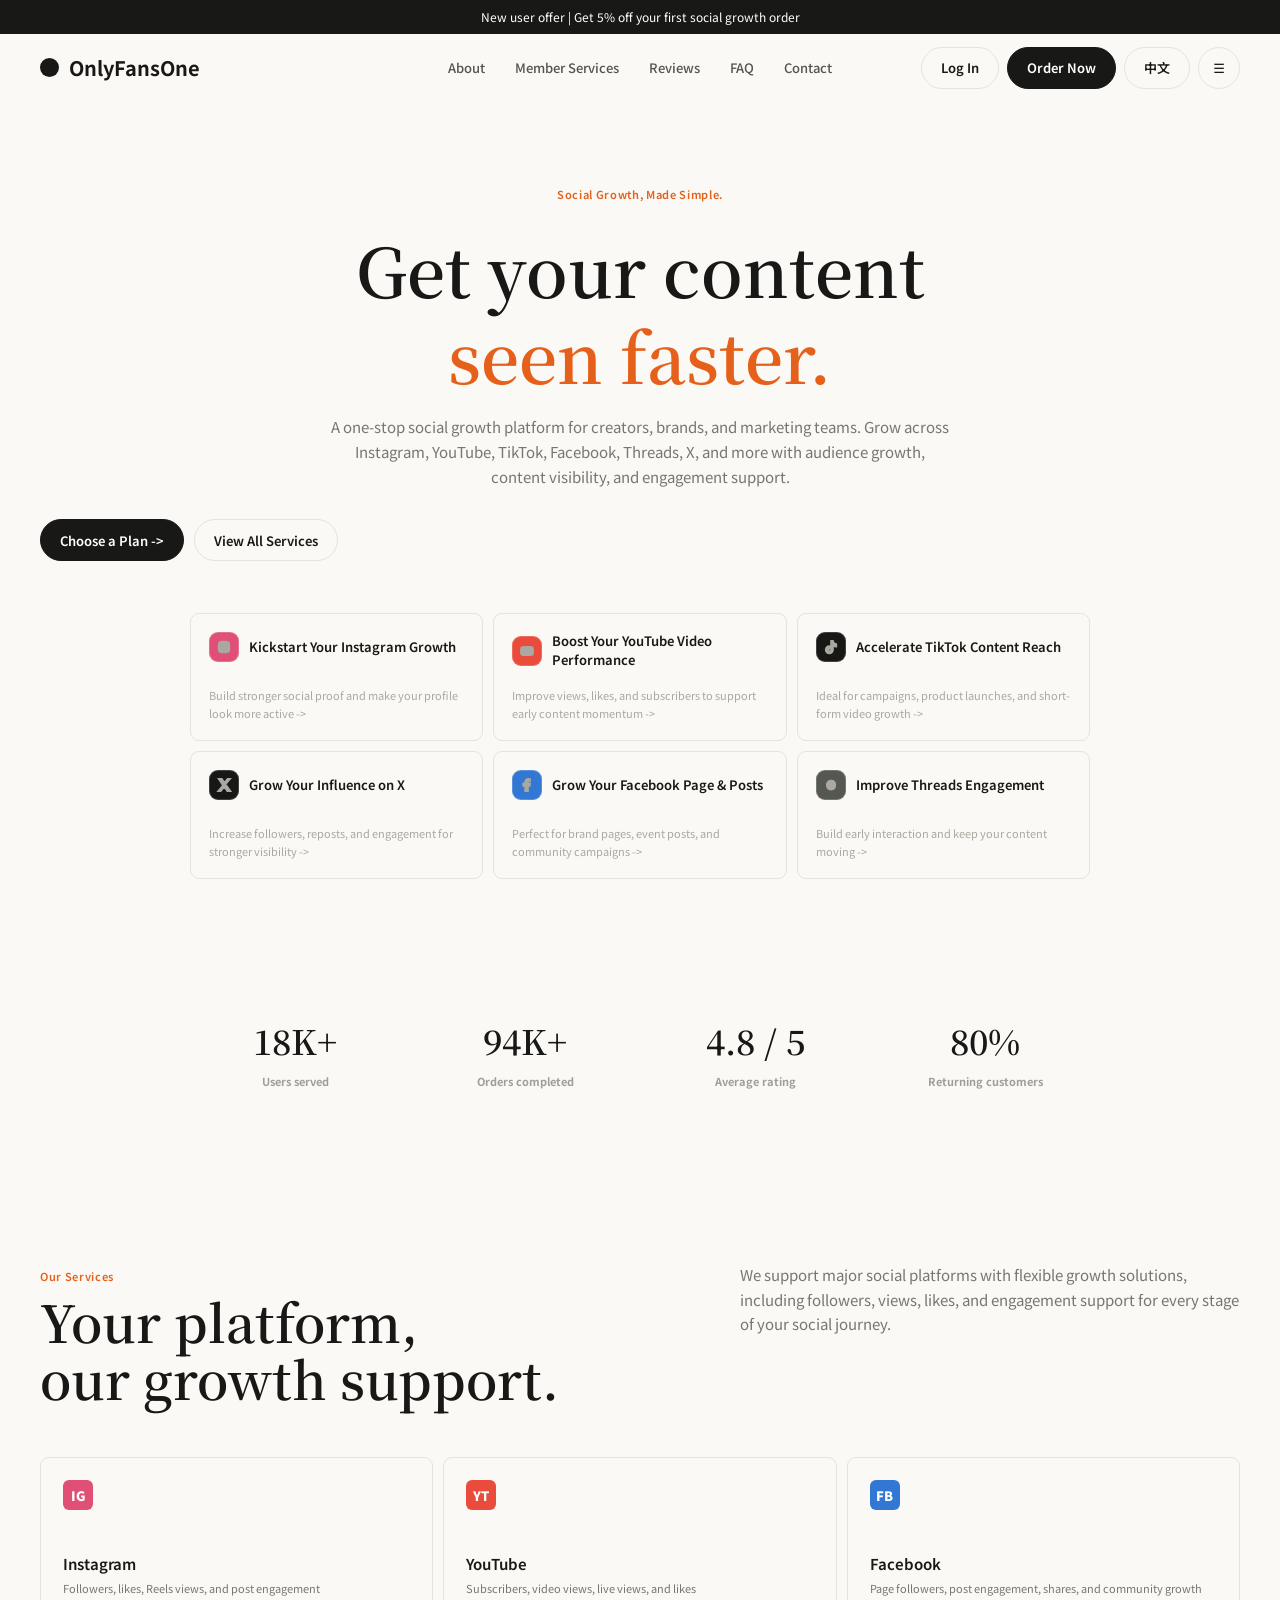
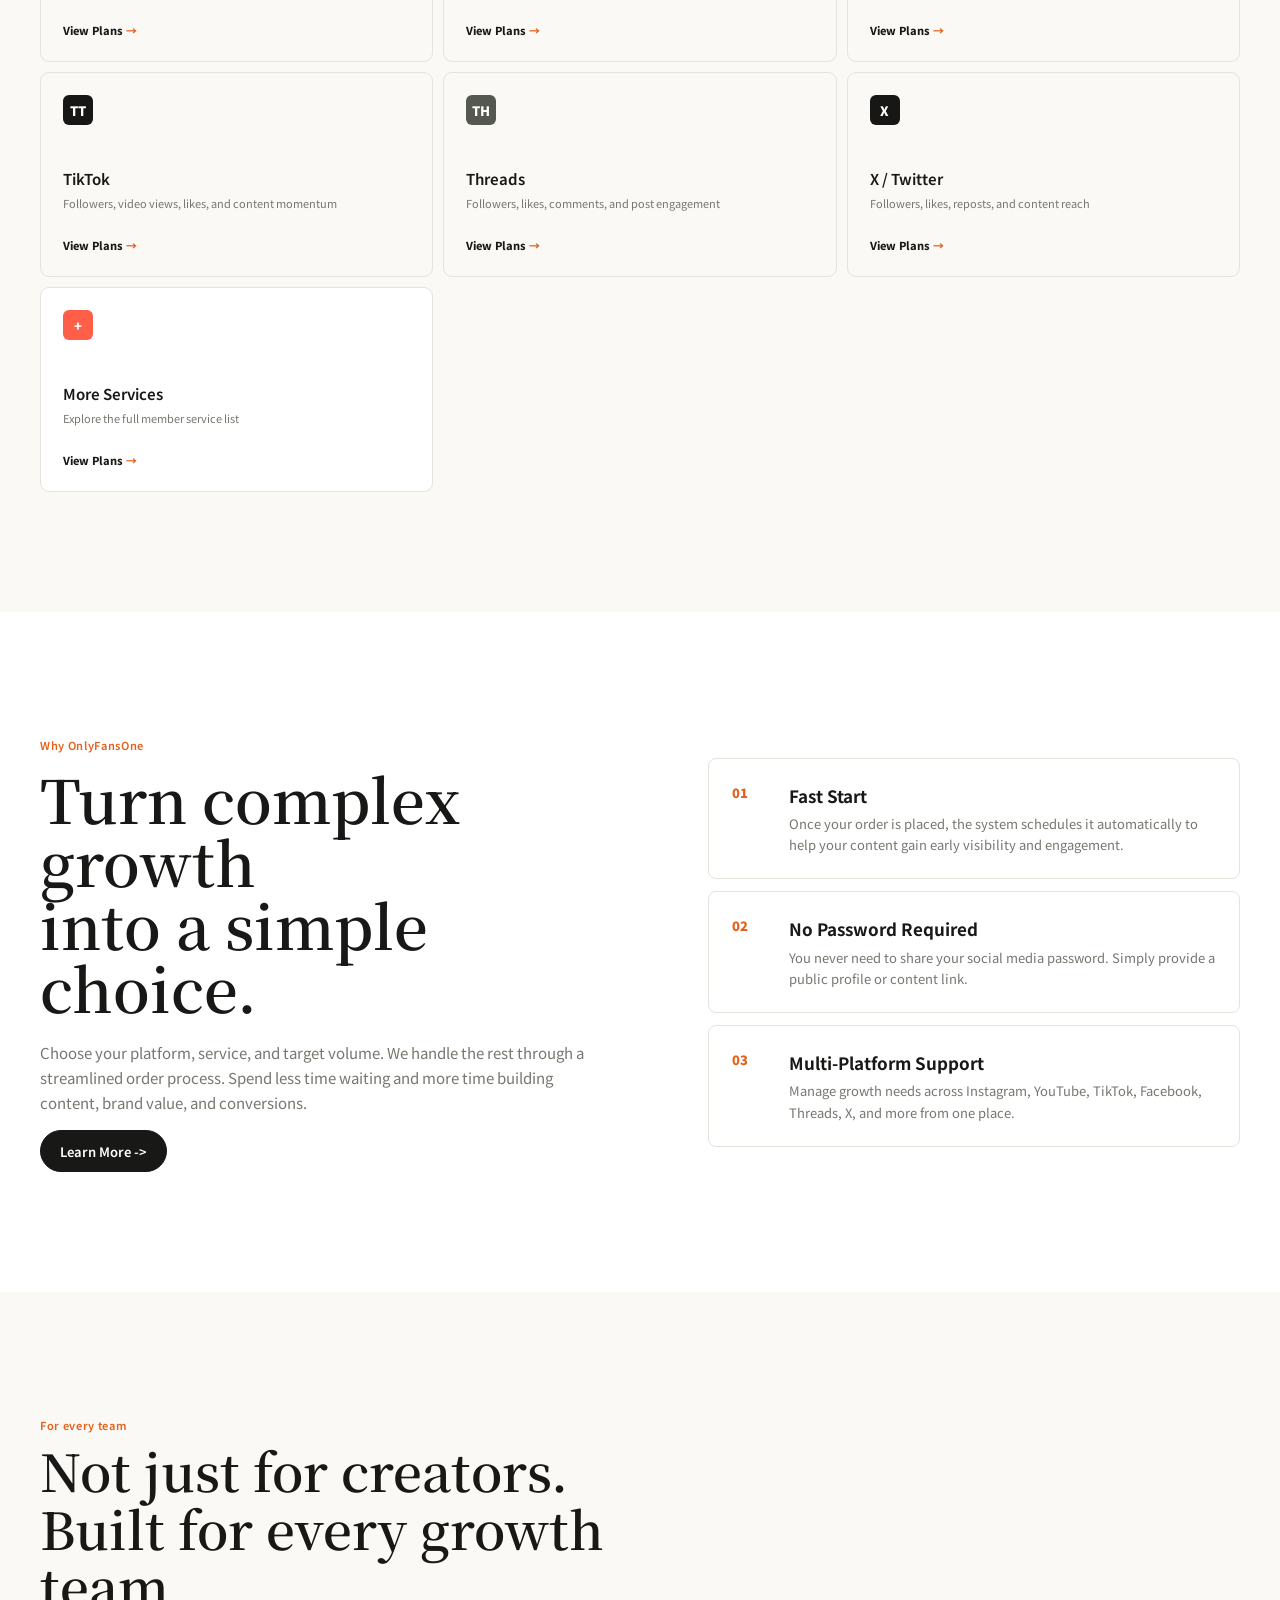
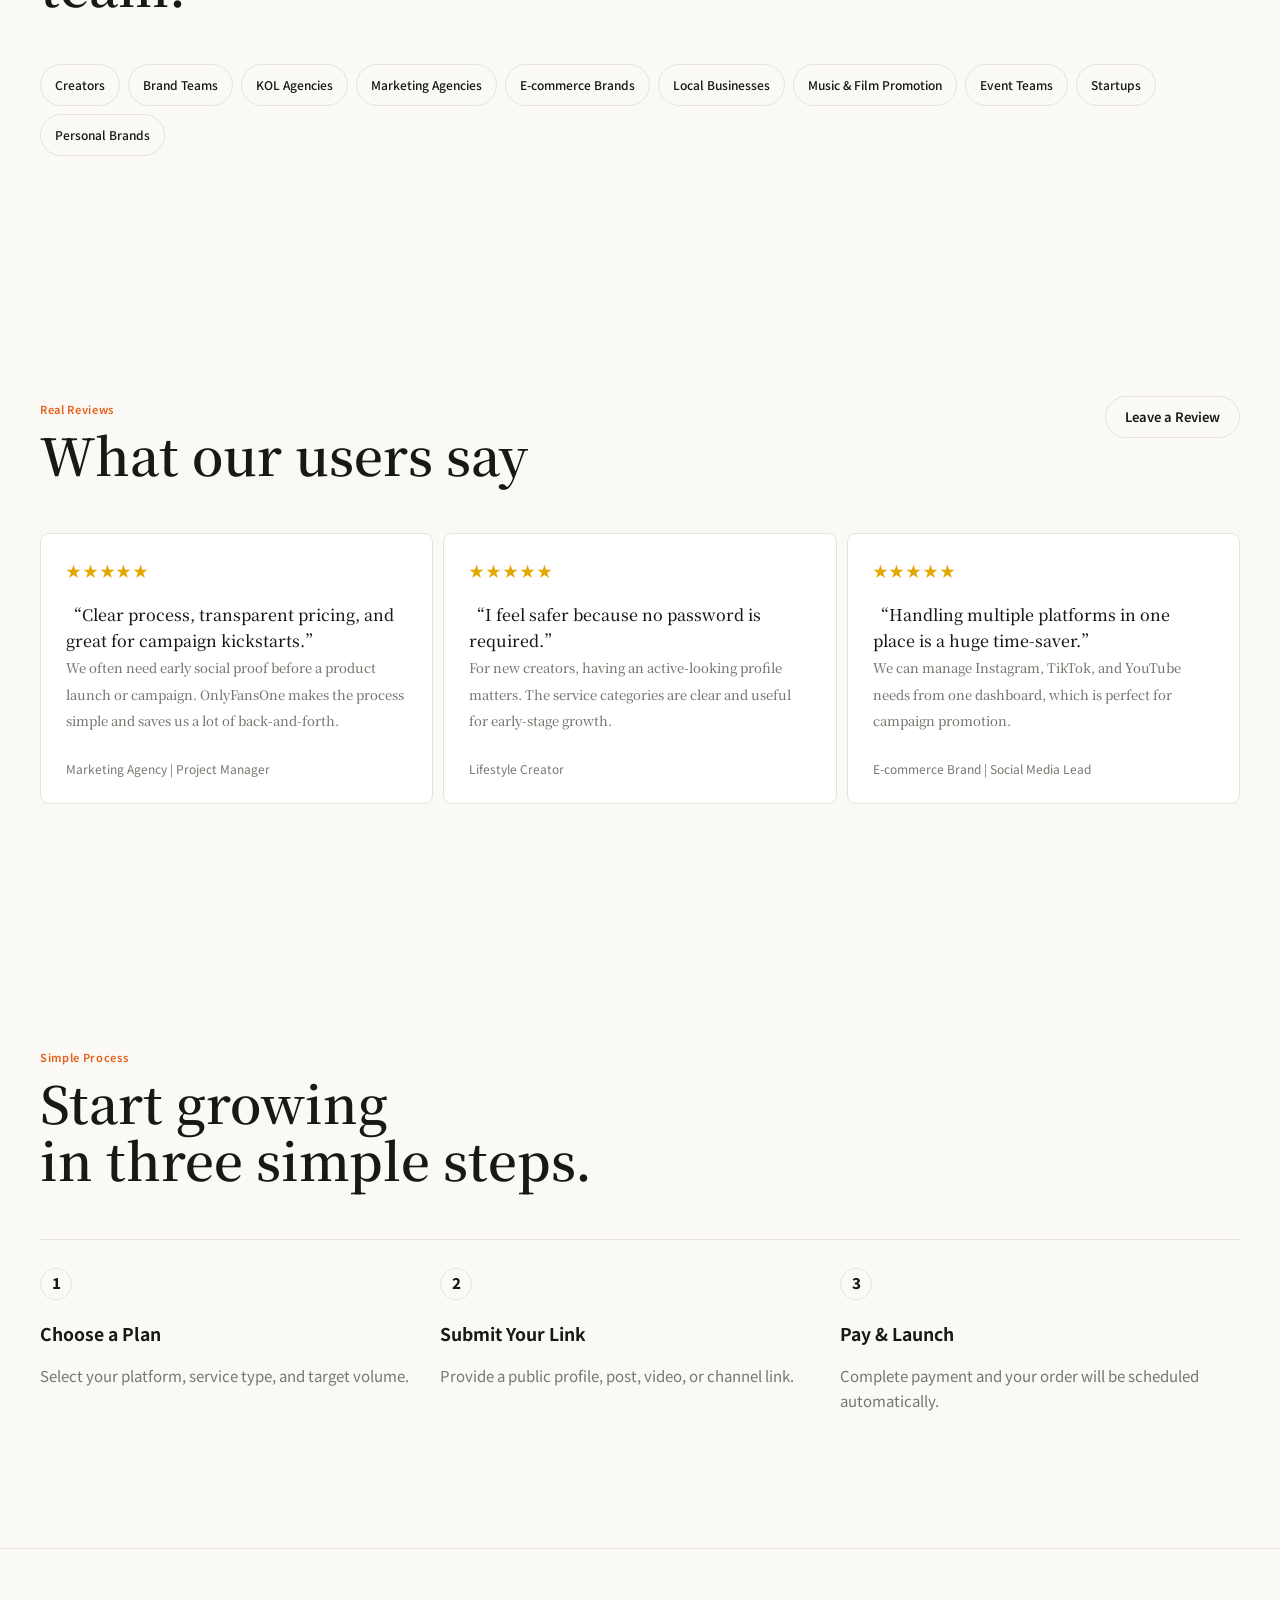
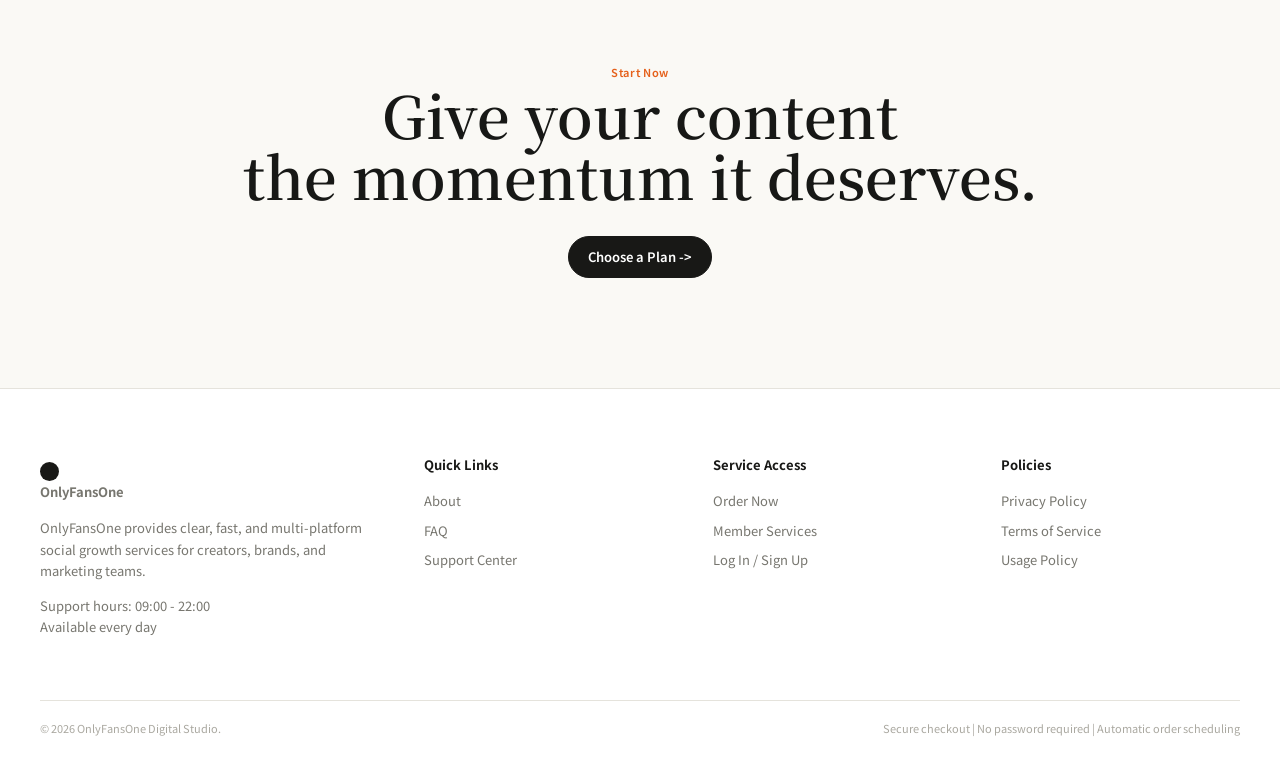
<file: FanFlow-share.html>
<!doctype html>
<html lang="en">
<head>
  <meta charset="UTF-8">
  <meta name="viewport" content="width=device-width, initial-scale=1.0">
  <meta name="description" content="OnlyFansOne helps creators, brands, and marketing teams grow across Instagram, YouTube, TikTok, Facebook, Threads, X, and more with audience growth, content visibility, views, and engagement support.">
  <title>OnlyFansOne | Social Media Growth & Content Visibility Platform</title>
  <link rel="preconnect" href="https://fonts.googleapis.com">
  <link rel="preconnect" href="https://fonts.gstatic.com" crossorigin>
  <link href="https://fonts.googleapis.com/css2?family=Noto+Sans+TC:wght@400;500;600;700;800&family=Noto+Serif+TC:wght@500;600;700&display=swap" rel="stylesheet">
  <style>
:root {
  --ink: #171816;
  --muted: #666962;
  --line: #dfe1da;
  --paper: #f6f7f2;
  --white: #ffffff;
  --coral: #ff5f49;
  --coral-dark: #d93e2a;
  --teal: #0d8f7a;
  --teal-soft: #dff4ef;
  --yellow: #ffd65a;
  --blue: #3377d4;
  --shadow: 0 18px 45px rgba(23, 24, 22, .09);
}

* { box-sizing: border-box; }
html { scroll-behavior: smooth; }
body {
  margin: 0;
  color: var(--ink);
  background: var(--paper);
  font-family: "Noto Sans TC", system-ui, sans-serif;
  font-size: 15px;
  line-height: 1.65;
  letter-spacing: 0;
}
button, input, select, textarea { font: inherit; }
button, a { -webkit-tap-highlight-color: transparent; }
a { color: inherit; text-decoration: none; }
img { display: block; max-width: 100%; }
.container { width: min(1160px, calc(100% - 40px)); margin: 0 auto; }
.eyebrow { color: var(--teal); font-size: 12px; font-weight: 800; letter-spacing: .12em; text-transform: uppercase; }
.section { padding: 92px 0; }
.section-head { display: flex; align-items: end; justify-content: space-between; gap: 24px; margin-bottom: 34px; }
.section-head h2, .page-title h1 { margin: 5px 0 0; font-size: clamp(30px, 4vw, 52px); line-height: 1.12; letter-spacing: 0; }
.section-head p { max-width: 500px; margin: 0; color: var(--muted); }
.muted { color: var(--muted); }
.small { font-size: 13px; }
.top-strip {
  padding: 7px 20px;
  color: #fff;
  background: var(--ink);
  text-align: center;
  font-size: 12px;
}
.nav {
  position: sticky; top: 0; z-index: 20;
  border-bottom: 1px solid rgba(223, 225, 218, .85);
  background: rgba(246, 247, 242, .94);
  backdrop-filter: blur(14px);
}
.nav-inner { min-height: 70px; display: flex; align-items: center; gap: 25px; }
.brand { display: inline-flex; align-items: center; gap: 9px; margin-right: auto; font-size: 20px; font-weight: 900; }
.brand-mark { width: 30px; height: 30px; display: grid; place-items: center; color: #fff; background: var(--coral); border-radius: 7px; font-size: 16px; transform: rotate(-4deg); }
.nav-links { display: flex; align-items: center; gap: 22px; font-size: 14px; font-weight: 600; }
.nav-actions { display: flex; gap: 8px; }
.menu-button { display: none; }
.btn {
  min-height: 44px; padding: 10px 18px; border: 1px solid var(--ink); border-radius: 6px;
  display: inline-flex; align-items: center; justify-content: center; gap: 8px;
  color: #fff; background: var(--ink); cursor: pointer; font-weight: 800; transition: .2s ease;
}
.btn:hover { transform: translateY(-2px); box-shadow: 0 8px 18px rgba(23, 24, 22, .15); }
.btn:disabled { opacity: .35; cursor: not-allowed; transform: none; box-shadow: none; }
.btn-secondary { color: var(--ink); background: transparent; border-color: var(--line); }
.btn-coral { color: #fff; background: var(--coral); border-color: var(--coral); }
.btn-teal { color: #fff; background: var(--teal); border-color: var(--teal); }
.btn-icon { width: 42px; padding: 0; }
.hero { position: relative; min-height: 690px; overflow: hidden; background: #d6d8cf; }
.hero-image { position: absolute; inset: 0; width: 100%; height: 100%; object-fit: cover; object-position: center; }
.hero-overlay { position: absolute; inset: 0; background: linear-gradient(90deg, rgba(246,247,242,.98) 0%, rgba(246,247,242,.91) 38%, rgba(246,247,242,.18) 68%, rgba(246,247,242,0) 100%); }
.hero-content { position: relative; z-index: 1; padding: 110px 0 80px; }
.hero-copy { max-width: 630px; }
.hero h1 { margin: 12px 0 20px; font-size: clamp(48px, 7vw, 88px); line-height: .98; letter-spacing: 0; }
.hero h1 span { color: var(--coral); }
.hero p { max-width: 560px; color: #454741; font-size: 17px; }
.hero-actions { display: flex; gap: 10px; margin: 30px 0 52px; }
.metrics { display: grid; grid-template-columns: repeat(4, 1fr); gap: 1px; width: min(640px, 100%); background: rgba(23,24,22,.18); border: 1px solid rgba(23,24,22,.18); }
.metric { padding: 15px 18px; background: rgba(255,255,255,.72); backdrop-filter: blur(8px); }
.metric b { display: block; font-size: 23px; line-height: 1.2; }
.metric span { color: var(--muted); font-size: 12px; }
.trust-band { padding: 18px 0; color: #fff; background: var(--teal); }
.trust-row { display: flex; justify-content: space-between; gap: 20px; font-size: 13px; font-weight: 700; }
.trust-row span { display: flex; align-items: center; gap: 8px; }
.check { width: 20px; height: 20px; display: inline-grid; place-items: center; border: 1px solid rgba(255,255,255,.6); border-radius: 50%; }
.platform-grid { display: grid; grid-template-columns: repeat(3, 1fr); gap: 14px; }
.platform-card {
  min-height: 195px; padding: 22px; border: 1px solid var(--line); border-radius: 8px;
  display: flex; flex-direction: column; background: var(--white); transition: .2s ease;
}
.platform-card:hover { transform: translateY(-4px); border-color: var(--ink); box-shadow: var(--shadow); }
.platform-icon { width: 44px; height: 44px; display: grid; place-items: center; border-radius: 7px; color: #fff; background: var(--ink); font-size: 20px; font-weight: 900; }
.platform-card h3 { margin: 19px 0 2px; font-size: 18px; }
.platform-card p { margin: 0 0 20px; color: var(--muted); font-size: 13px; }
.platform-card .card-link { margin-top: auto; font-size: 13px; font-weight: 800; }
.platform-card .card-link::after { content: " →"; color: var(--coral); }
.platform-card.featured { color: #fff; background: var(--ink); border-color: var(--ink); }
.platform-card.featured p { color: #c7c9c3; }
.value-band { background: var(--ink); color: #fff; }
.value-layout { display: grid; grid-template-columns: 1.05fr 1fr; gap: 70px; align-items: center; }
.value-layout h2 { margin: 10px 0 22px; font-size: clamp(34px, 5vw, 60px); line-height: 1.05; }
.value-layout p { color: #c5c8c0; }
.value-list { display: grid; gap: 12px; }
.value-item { padding: 23px; border: 1px solid #393b37; border-radius: 7px; display: grid; grid-template-columns: 42px 1fr; gap: 15px; }
.value-number { color: var(--yellow); font-size: 13px; font-weight: 900; }
.value-item h3 { margin: 0 0 3px; font-size: 17px; }
.value-item p { margin: 0; font-size: 13px; }
.industry-list { display: flex; flex-wrap: wrap; gap: 9px; }
.industry-list span { padding: 10px 14px; border: 1px solid var(--line); border-radius: 6px; background: #fff; font-size: 13px; font-weight: 700; }
.testimonial-grid { display: grid; grid-template-columns: repeat(3, 1fr); gap: 14px; }
.quote-card { padding: 25px; border: 1px solid var(--line); border-radius: 8px; background: #fff; }
.stars { color: #e4a700; letter-spacing: .12em; }
.quote-card blockquote { min-height: 105px; margin: 18px 0 25px; font-size: 16px; font-weight: 600; }
.quote-card footer { color: var(--muted); font-size: 12px; }
.steps { display: grid; grid-template-columns: repeat(3, 1fr); gap: 0; border-top: 1px solid var(--ink); }
.step { padding: 28px 25px 0 0; }
.step-num { width: 32px; height: 32px; display: grid; place-items: center; color: #fff; background: var(--coral); border-radius: 50%; font-weight: 800; }
.step h3 { margin: 20px 0 5px; }
.cta-band { padding: 70px 0; color: #171816; background: var(--yellow); }
.cta-inner { display: flex; align-items: center; justify-content: space-between; gap: 30px; }
.cta-inner h2 { margin: 0; font-size: clamp(30px, 5vw, 58px); line-height: 1.05; }
.footer { padding: 65px 0 25px; color: #fff; background: #171816; }
.footer-grid { display: grid; grid-template-columns: 1.4fr repeat(3, 1fr); gap: 50px; }
.footer h4 { margin: 0 0 15px; font-size: 13px; }
.footer a { display: block; margin: 8px 0; color: #b9bcb4; font-size: 13px; }
.footer .brand { margin-bottom: 15px; }
.footer p { color: #b9bcb4; font-size: 13px; }
.footer-bottom { margin-top: 50px; padding-top: 18px; border-top: 1px solid #393b37; display: flex; justify-content: space-between; color: #8e918a; font-size: 11px; }
.page-title { padding: 70px 0 42px; border-bottom: 1px solid var(--line); }
.page-title p { max-width: 650px; color: var(--muted); }
.panel { border: 1px solid var(--line); border-radius: 8px; background: #fff; }
.order-shell { display: grid; grid-template-columns: minmax(0, 1.65fr) minmax(280px, .75fr); gap: 20px; align-items: start; }
.order-main { padding: 28px; }
.order-side { position: sticky; top: 90px; padding: 22px; }
.progress { display: flex; align-items: center; gap: 6px; margin-bottom: 28px; }
.progress span { height: 5px; flex: 1; background: var(--line); border-radius: 2px; }
.progress span.active { background: var(--coral); }
.field-label { display: block; margin: 0 0 9px; font-size: 13px; font-weight: 800; }
.choice-grid { display: grid; grid-template-columns: repeat(4, 1fr); gap: 8px; margin-bottom: 25px; }
.choice, .plan-choice {
  padding: 13px; border: 1px solid var(--line); border-radius: 6px; background: #fff;
  color: var(--ink); text-align: left; cursor: pointer; transition: .15s ease;
}
.choice:hover, .choice.selected, .plan-choice:hover, .plan-choice.selected { border-color: var(--teal); background: var(--teal-soft); }
.choice b { display: block; }
.choice small, .plan-choice small { color: var(--muted); }
.select {
  width: 100%; height: 48px; padding: 0 13px; border: 1px solid var(--line); border-radius: 6px; color: var(--ink); background: #fff;
}
.plan-grid { display: grid; grid-template-columns: repeat(3, 1fr); gap: 8px; margin-top: 10px; }
.plan-choice b, .plan-choice span { display: block; }
.plan-choice span { color: var(--coral-dark); font-weight: 800; }
.custom-quantity {
  margin-top: 10px;
  padding: 14px;
  border: 1px solid var(--line);
  border-radius: 7px;
  display: grid;
  grid-template-columns: 1fr minmax(180px, 260px);
  gap: 10px;
  align-items: center;
  background: #fff;
  transition: .15s ease;
}
.custom-quantity.selected { border-color: var(--teal); background: var(--teal-soft); }
.custom-quantity .field-label { margin: 0; }
.custom-quantity small { grid-column: 1 / -1; color: var(--coral-dark); font-weight: 800; }
.custom-quantity small:empty { display: none; }
.tag { display: inline-flex; padding: 3px 7px; border-radius: 4px; color: #fff; background: var(--coral); font-size: 10px; font-weight: 800; }
.summary-row { padding: 11px 0; border-bottom: 1px solid var(--line); display: flex; justify-content: space-between; gap: 15px; font-size: 13px; }
.summary-total { padding: 20px 0; display: flex; align-items: center; justify-content: space-between; }
.summary-total b:last-child { font-size: 25px; color: var(--coral-dark); }
.notice { margin: 24px 0; padding: 16px; border-left: 3px solid var(--yellow); background: #fff9df; color: #5b502d; font-size: 12px; }
.checkout-grid { display: grid; grid-template-columns: 1fr 1fr; gap: 15px; }
.form-group { margin-bottom: 16px; }
.form-group.full { grid-column: 1 / -1; }
.input { width: 100%; min-height: 48px; padding: 11px 13px; border: 1px solid var(--line); border-radius: 6px; background: #fff; }
.input:focus, .select:focus { outline: 2px solid rgba(13,143,122,.18); border-color: var(--teal); }
.radio-row { display: grid; grid-template-columns: repeat(3, 1fr); gap: 8px; }
.radio-card { position: relative; padding: 15px; border: 1px solid var(--line); border-radius: 6px; cursor: pointer; }
.radio-card:has(input:checked) { border-color: var(--teal); background: var(--teal-soft); }
.radio-card input { position: absolute; opacity: 0; }
.check-row { display: flex; align-items: flex-start; gap: 9px; margin: 12px 0; font-size: 13px; }
.success-box { padding: 60px 20px; text-align: center; }
.success-icon { width: 68px; height: 68px; margin: 0 auto 20px; display: grid; place-items: center; color: #fff; background: var(--teal); border-radius: 50%; font-size: 30px; }
.toolbar { margin-bottom: 18px; display: grid; grid-template-columns: 1fr 220px; gap: 10px; }
.service-table { width: 100%; border-collapse: collapse; background: #fff; font-size: 13px; }
.service-table th, .service-table td { padding: 15px 13px; border-bottom: 1px solid var(--line); text-align: left; }
.service-table th { position: sticky; top: 70px; color: var(--muted); background: #f0f1ec; font-size: 11px; }
.service-table td:nth-child(2) { color: var(--muted); }
.service-table td:nth-child(4) { color: var(--coral-dark); font-weight: 800; white-space: nowrap; }
.faq-list { border-top: 1px solid var(--line); }
.faq-item { border-bottom: 1px solid var(--line); }
.faq-question { width: 100%; padding: 22px 0; border: 0; display: flex; justify-content: space-between; color: var(--ink); background: transparent; text-align: left; cursor: pointer; font-weight: 800; }
.faq-answer { display: none; max-width: 800px; padding: 0 0 22px; color: var(--muted); }
.faq-item.open .faq-answer { display: block; }
.contact-layout, .about-layout { display: grid; grid-template-columns: 1fr 1fr; gap: 60px; }
.contact-card { padding: 30px; border: 1px solid var(--line); border-radius: 8px; background: #fff; }
.contact-card h3 { margin-top: 0; }
.contact-qr {
  width: min(320px, 100%);
  margin: 28px auto 0;
  border-radius: 8px;
}
.contact-points { display: grid; gap: 8px; margin: 25px 0; }
.contact-points span { padding: 10px 0; border-bottom: 1px solid var(--line); }
.auth-wrap { min-height: 650px; display: grid; place-items: center; padding: 70px 20px; }
.auth-panel { width: min(440px, 100%); padding: 34px; }
.auth-panel h1 { margin: 0 0 5px; }
.auth-panel .btn { width: 100%; margin-top: 8px; }
.auth-links { margin-top: 18px; display: flex; justify-content: space-between; color: var(--teal); font-size: 13px; font-weight: 700; }
.legal { max-width: 800px; }
.legal h2 { margin-top: 38px; }
.toast {
  position: fixed; right: 22px; bottom: 22px; z-index: 100;
  max-width: 340px; padding: 13px 17px; color: #fff; background: var(--ink); border-radius: 6px;
  box-shadow: var(--shadow); opacity: 0; transform: translateY(12px); pointer-events: none; transition: .25s ease;
}
.toast.show { opacity: 1; transform: translateY(0); }

@media (max-width: 900px) {
  .nav-links { display: none; position: absolute; top: 70px; left: 0; right: 0; padding: 20px; background: var(--paper); border-bottom: 1px solid var(--line); flex-direction: column; align-items: flex-start; }
  .nav-links.open { display: flex; }
  .nav-actions .btn-secondary { display: none; }
  .nav-actions .menu-button { display: inline-flex; }
  .hero { min-height: 760px; }
  .hero-image { object-position: 68% center; }
  .hero-overlay { background: linear-gradient(180deg, rgba(246,247,242,.96) 0%, rgba(246,247,242,.85) 55%, rgba(246,247,242,.15) 100%); }
  .hero-content { padding-top: 75px; }
  .platform-grid, .testimonial-grid { grid-template-columns: repeat(2, 1fr); }
  .value-layout, .contact-layout, .about-layout, .order-shell { grid-template-columns: 1fr; }
  .order-side { position: static; }
  .footer-grid { grid-template-columns: repeat(2, 1fr); }
}

@media (max-width: 620px) {
  .container { width: min(100% - 28px, 1160px); }
  .section { padding: 62px 0; }
  .nav-inner { min-height: 62px; gap: 8px; }
  .nav-actions .btn { min-height: 38px; padding: 7px 10px; font-size: 12px; }
  .brand { font-size: 17px; }
  .hero { min-height: 720px; }
  .hero h1 { font-size: 49px; }
  .hero-copy p { font-size: 14px; }
  .hero-actions { margin: 22px 0 38px; }
  .metrics { grid-template-columns: repeat(2, 1fr); }
  .trust-row { display: grid; grid-template-columns: 1fr 1fr; }
  .section-head, .cta-inner { align-items: flex-start; flex-direction: column; }
  .section-head h2 { font-size: 34px; }
  .platform-grid, .testimonial-grid, .steps, .plan-grid, .choice-grid, .checkout-grid, .radio-row { grid-template-columns: 1fr; }
  .custom-quantity { grid-template-columns: 1fr; }
  .platform-card { min-height: 160px; }
  .footer-grid { grid-template-columns: 1fr; gap: 30px; }
  .footer-bottom { flex-direction: column; gap: 8px; }
  .order-main { padding: 18px; }
  .toolbar { grid-template-columns: 1fr; }
  .table-wrap { overflow-x: auto; }
  .service-table { min-width: 760px; }
}

/* Editorial product style */
:root {
  --ink: #181816;
  --muted: #77766f;
  --line: #e5e3dc;
  --paper: #faf9f5;
  --white: #ffffff;
  --coral: #e5601a;
  --coral-dark: #c94f12;
  --teal: #277c68;
  --teal-soft: #edf5f1;
  --yellow: #f3d77f;
  --shadow: 0 12px 40px rgba(35, 31, 24, .06);
}

body { background: var(--paper); font-weight: 400; }
.top-strip {
  display: block;
  padding: 7px 20px;
  color: #fff;
  background: var(--ink);
  text-align: center;
  font-size: 12px;
}
.container { width: min(1200px, calc(100% - 48px)); }
.nav { background: rgba(250, 249, 245, .92); border-color: transparent; }
.nav-inner { min-height: 68px; }
.brand { gap: 10px; font-size: 20px; font-weight: 700; }
.brand-mark { width: 19px; height: 19px; border-radius: 50%; background: var(--ink); color: transparent; transform: none; }
.nav-links { position: absolute; left: 50%; transform: translateX(-50%); gap: 30px; color: #55544f; font-size: 13px; font-weight: 500; white-space: nowrap; }
.btn { min-height: 42px; padding: 9px 19px; border-radius: 100px; font-size: 13px; font-weight: 600; }
.btn:hover { transform: translateY(-1px); box-shadow: 0 6px 20px rgba(23, 24, 22, .1); }
.btn-coral { background: var(--ink); border-color: var(--ink); }
.btn-teal { background: var(--ink); border-color: var(--ink); }
.lang-toggle {
  min-width: 54px;
  color: var(--ink);
  background: transparent;
  border-color: var(--line);
}
.eyebrow { color: var(--coral); letter-spacing: .06em; font-size: 11px; font-weight: 600; text-transform: none; }
.section { padding: 120px 0; }
.section-head { align-items: start; margin-bottom: 50px; }
.section-head h2, .page-title h1, .value-layout h2, .cta-inner h2, .contact-layout h2 {
  font-family: "Noto Serif TC", serif;
  font-weight: 600;
}
.section-head h2 { max-width: 660px; font-size: clamp(35px, 4vw, 56px); }

.hero { min-height: auto; padding: 78px 0 90px; background: var(--paper); }
.hero-content { padding: 0; text-align: center; }
.hero-copy { max-width: 850px; margin: 0 auto; }
.hero h1 { max-width: 800px; margin: 20px auto 16px; font-family: "Noto Serif TC", serif; font-size: clamp(42px, 5.3vw, 70px); font-weight: 600; line-height: 1.28; }
.hero h1 span { color: var(--coral); }
.hero p { max-width: 620px; margin: 0 auto; color: var(--muted); font-size: 15px; }
.growth-console { max-width: 900px; min-height: 245px; margin: 48px auto 16px; padding: 20px; border: 1px solid #dedcd5; border-radius: 11px; display: flex; flex-direction: column; justify-content: space-between; background: #fff; box-shadow: var(--shadow); text-align: left; }
.console-input { display: flex; align-items: flex-start; justify-content: space-between; gap: 20px; min-height: 125px; padding: 6px 5px; }
.console-prompt { max-width: 650px; color: #9b9992; font-size: 18px; line-height: 1.6; }
.console-send { width: 34px; height: 34px; flex: 0 0 auto; display: grid; place-items: center; border-radius: 50%; color: #fff; background: var(--ink); font-size: 20px; line-height: 1; }
.console-tools { display: flex; align-items: center; gap: 7px; overflow-x: auto; padding-top: 12px; border-top: 1px solid #f0eee8; scrollbar-width: none; }
.console-tools::-webkit-scrollbar { display: none; }
.console-tools a, .tool-add { height: 31px; padding: 4px 10px; border: 1px solid var(--line); border-radius: 100px; display: inline-flex; flex: 0 0 auto; align-items: center; gap: 6px; color: #55544f; background: #fff; font-size: 11px; }
.console-tools a:hover { border-color: #aaa79f; }
.console-tools i { width: 14px; height: 14px; display: grid; place-items: center; border-radius: 4px; color: #fff; font-size: 8px; font-style: normal; }
.tool-add { width: 31px; justify-content: center; padding: 0; font-size: 17px; }
.quick-workflows { max-width: 900px; margin: 48px auto 0; display: grid; grid-template-columns: repeat(3, 1fr); gap: 10px; text-align: left; }
.quick-workflows a { min-height: 128px; padding: 18px; border: 1px solid var(--line); border-radius: 9px; display: flex; flex-direction: column; justify-content: space-between; background: transparent; transition: .2s ease; }
.quick-workflows a:hover { background: #fff; border-color: #c8c5bd; transform: translateY(-2px); }
.workflow-head { display: flex; align-items: center; gap: 10px; }
.workflow-logo {
  width: 30px;
  height: 30px;
  border-radius: 9px;
  display: inline-grid;
  flex: 0 0 auto;
  place-items: center;
  color: #fff;
  background: var(--logo-color, var(--ink));
  box-shadow: inset 0 0 0 1px rgba(255,255,255,.18);
}
.workflow-logo svg { width: 18px; height: 18px; fill: currentColor; stroke: currentColor; stroke-width: 1.8; }
.workflow-logo svg path, .workflow-logo svg rect, .workflow-logo svg circle { vector-effect: non-scaling-stroke; }
.quick-workflows b { font-size: 13px; font-weight: 600; line-height: 1.4; }
.quick-workflows span { color: #aaa8a0; font-size: 11px; }
.quick-workflows .workflow-head { color: var(--ink); font-size: inherit; }
.hero-more { margin-top: 24px; }
.trust-band { padding: 44px 0 52px; color: var(--ink); background: var(--paper); }
.trust-row { max-width: 900px; margin: 0 auto; display: grid; grid-template-columns: repeat(4, 1fr); text-align: center; }
.trust-row span { display: block; }
.trust-row b { display: block; font-family: "Noto Serif TC", serif; font-size: 34px; font-weight: 600; }
.trust-row .count-up { font-variant-numeric: tabular-nums; }
.trust-row small { color: #a09e97; font-size: 11px; }

.platform-grid { grid-template-columns: repeat(3, 1fr); gap: 10px; }
.platform-card { min-height: 205px; padding: 22px; border-color: var(--line); border-radius: 9px; background: transparent; }
.platform-card:hover { border-color: #bdbab1; background: #fff; box-shadow: none; transform: translateY(-2px); }
.platform-icon { width: 30px; height: 30px; border-radius: 6px; font-size: 13px; }
.platform-card h3 { margin-top: 42px; font-size: 15px; font-weight: 600; }
.platform-card p, .platform-card .card-link { font-size: 11px; }
.platform-card.featured { color: var(--ink); background: #fff; border-color: var(--line); }
.platform-card.featured p { color: var(--muted); }
.platform-card .card-link::after { color: var(--coral); }

.value-band { color: var(--ink); background: #fff; }
.value-layout { gap: 110px; }
.value-layout p { color: var(--muted); }
.value-item { border-color: var(--line); border-radius: 8px; }
.value-number { color: var(--coral); }
.industry-list { gap: 8px; }
.industry-list span { border-radius: 100px; background: transparent; font-size: 12px; font-weight: 500; }
.testimonial-grid { gap: 10px; }
.quote-card { border-radius: 9px; background: transparent; }
.quote-card blockquote { font-family: "Noto Serif TC", serif; font-weight: 500; }
.steps { border-color: var(--line); }
.step-num { color: var(--ink); background: transparent; border: 1px solid var(--line); }
.cta-band { padding: 110px 0; background: var(--paper); border-top: 1px solid var(--line); }
.cta-inner { justify-content: center; text-align: center; flex-direction: column; }
.footer { color: var(--ink); background: #fff; border-top: 1px solid var(--line); }
.footer a, .footer p { color: var(--muted); }
.footer-bottom { border-color: var(--line); color: #aaa8a0; }
.footer .brand-mark { background: var(--ink); }

.page-title { padding: 100px 0 70px; text-align: center; border-color: var(--line); }
.page-title h1 { font-size: clamp(42px, 6vw, 70px); }
.page-title p { margin-left: auto; margin-right: auto; }
.panel { border-color: var(--line); border-radius: 9px; box-shadow: none; }
.order-main, .order-side, .auth-panel, .contact-card, .quote-card { background: #fff; }
.choice, .plan-choice, .input, .select, .radio-card { border-radius: 7px; }
.choice:hover, .choice.selected, .plan-choice:hover, .plan-choice.selected, .custom-quantity.selected { border-color: #bcb8ae; background: #f5f3ed; }
.progress span.active { background: var(--coral); }
.summary-total b:last-child, .service-table td:nth-child(4) { color: var(--coral-dark); }
.service-table th { background: #f4f2ed; }
.auth-panel h1 { font-family: "Noto Serif TC", serif; }

@media (max-width: 900px) {
  .nav-links { position: absolute; left: 0; transform: none; }
  .hero { padding-top: 55px; min-height: auto; }
  .quick-workflows { grid-template-columns: 1fr; }
  .quick-workflows a { min-height: 100px; }
  .value-layout { gap: 50px; }
}

@media (max-width: 620px) {
  .container { width: min(100% - 28px, 1200px); }
  .section { padding: 76px 0; }
  .hero { padding: 48px 0 58px; }
  .hero h1 { font-size: 39px; line-height: 1.32; }
  .hero p { font-size: 13px; }
  .quick-workflows { margin-top: 32px; }
  .trust-row { grid-template-columns: repeat(2, 1fr); row-gap: 30px; }
  .trust-row b { font-size: 28px; }
  .platform-grid { grid-template-columns: 1fr; }
  .platform-card { min-height: 160px; }
  .platform-card h3 { margin-top: 25px; }
}

</style>
</head>
<body>
  <div id="app"></div>
  <div id="toast" class="toast" role="status"></div>
  <script>
const BRAND = "OnlyFansOne";
const DEFAULT_LANG = "en";

const copy = {
  en: {
    metaTitle: "OnlyFansOne | Social Media Growth & Content Visibility Platform",
    metaDescription: "OnlyFansOne helps creators, brands, and marketing teams grow across Instagram, YouTube, TikTok, Facebook, Threads, X, and more with audience growth, content visibility, views, and engagement support.",
    locale: "en-US",
    currency: "US$",
    topStrip: "New user offer | Get 5% off your first social growth order",
    nav: {
      about: "About",
      reviews: "Reviews",
      faq: "FAQ",
      contact: "Contact",
      services: "Member Services",
      login: "Log In",
      order: "Order Now",
      menu: "Open menu",
      language: "中文"
    },
    footer: {
      ctaEyebrow: "Start Now",
      ctaTitle: "Give your content<br>the momentum it deserves.",
      ctaButton: "Choose a Plan ->",
      description: "OnlyFansOne provides clear, fast, and multi-platform social growth services for creators, brands, and marketing teams.",
      support: "Support hours: 09:00 - 22:00<br>Available every day",
      quickLinks: "Quick Links",
      serviceAccess: "Service Access",
      policies: "Policies",
      supportCenter: "Support Center",
      loginSignup: "Log In / Sign Up",
      privacy: "Privacy Policy",
      terms: "Terms of Service",
      usage: "Usage Policy",
      bottom: "Secure checkout | No password required | Automatic order scheduling"
    },
    platformDescriptions: {
      Instagram: "Followers, likes, Reels views, and post engagement",
      YouTube: "Subscribers, video views, live views, and likes",
      Facebook: "Page followers, post engagement, shares, and community growth",
      TikTok: "Followers, video views, likes, and content momentum",
      Threads: "Followers, likes, comments, and post engagement",
      "X / Twitter": "Followers, likes, reposts, and content reach"
    },
    itemsByPlatform: {
      Instagram: ["Instagram Followers - Global", "Instagram Followers - Premium", "Instagram Reels Views", "Instagram Post Likes", "Instagram Post Saves"],
      YouTube: ["YouTube Subscribers - Global", "YouTube Video Views", "YouTube Live Views", "YouTube Video Likes"],
      Facebook: ["Facebook Page Followers", "Facebook Group Members", "Facebook Post Likes", "Facebook Post Shares"],
      TikTok: ["TikTok Followers - Global", "TikTok Video Views", "TikTok Video Likes"],
      Threads: ["Threads Followers", "Threads Post Likes", "Threads Comments"],
      "X / Twitter": ["X Followers", "X Post Likes", "X Reposts"]
    },
    serviceSuffixes: ["Followers | Global | Stable", "Views | Fast Start", "Likes | Natural Pace", "Engagement | Refill Support"],
    moreServices: "More Services",
    moreServicesDesc: "Explore the full member service list",
    viewPlans: "View Plans",
    home: {
      eyebrow: "Social Growth, Made Simple.",
      title: `Get your content<br><span>seen faster.</span>`,
      subtitle: "A one-stop social growth platform for creators, brands, and marketing teams. Grow across Instagram, YouTube, TikTok, Facebook, Threads, X, and more with audience growth, content visibility, and engagement support.",
      primary: "Choose a Plan ->",
      secondary: "View All Services",
      workflows: [
        ["Instagram", "Kickstart Your Instagram Growth", "Build stronger social proof and make your profile look more active"],
        ["YouTube", "Boost Your YouTube Video Performance", "Improve views, likes, and subscribers to support early content momentum"],
        ["TikTok", "Accelerate TikTok Content Reach", "Ideal for campaigns, product launches, and short-form video growth"],
        ["X / Twitter", "Grow Your Influence on X", "Increase followers, reposts, and engagement for stronger visibility"],
        ["Facebook", "Grow Your Facebook Page & Posts", "Perfect for brand pages, event posts, and community campaigns"],
        ["Threads", "Improve Threads Engagement", "Build early interaction and keep your content moving"]
      ],
      metrics: [["18K+", "Users served"], ["96K+", "Orders completed"], ["4.9 / 5", "Average rating"], ["82%", "Returning customers"]],
      servicesEyebrow: "Our Services",
      servicesTitle: "Your platform,<br>our growth support.",
      servicesDescription: "We support major social platforms with flexible growth solutions, including followers, views, likes, and engagement support for every stage of your social journey.",
      whyEyebrow: "Why OnlyFansOne",
      whyTitle: "Turn complex growth<br>into a simple choice.",
      whyDescription: "Choose your platform, service, and target volume. We handle the rest through a streamlined order process. Spend less time waiting and more time building content, brand value, and conversions.",
      whyButton: "Learn More ->",
      values: [
        ["Fast Start", "Once your order is placed, the system schedules it automatically to help your content gain early visibility and engagement."],
        ["No Password Required", "You never need to share your social media password. Simply provide a public profile or content link."],
        ["Multi-Platform Support", "Manage growth needs across Instagram, YouTube, TikTok, Facebook, Threads, X, and more from one place."]
      ],
      teamsEyebrow: "For every team",
      teamsTitle: "Not just for creators.<br>Built for every growth team.",
      teams: ["Creators", "Brand Teams", "KOL Agencies", "Marketing Agencies", "E-commerce Brands", "Local Businesses", "Music & Film Promotion", "Event Teams", "Startups", "Personal Brands"],
      reviewsEyebrow: "Real Reviews",
      reviewsTitle: "What our users say",
      leaveReview: "Leave a Review",
      reviews: [
        ["Marketing Agency | Project Manager", "Clear process, transparent pricing, and great for campaign kickstarts.", "We often need early social proof before a product launch or campaign. OnlyFansOne makes the process simple and saves us a lot of back-and-forth."],
        ["Lifestyle Creator", "I feel safer because no password is required.", "For new creators, having an active-looking profile matters. The service categories are clear and useful for early-stage growth."],
        ["E-commerce Brand | Social Media Lead", "Handling multiple platforms in one place is a huge time-saver.", "We can manage Instagram, TikTok, and YouTube needs from one dashboard, which is perfect for campaign promotion."]
      ],
      processEyebrow: "Simple Process",
      processTitle: "Start growing<br>in three simple steps.",
      steps: [
        ["Choose a Plan", "Select your platform, service type, and target volume."],
        ["Submit Your Link", "Provide a public profile, post, video, or channel link."],
        ["Pay & Launch", "Complete payment and your order will be scheduled automatically."]
      ]
    },
    order: {
      received: "Order Received",
      successTitle: "Your order has been created",
      successText: "Order number OFO{order}. Once payment is completed, your order will be scheduled automatically. Progress updates will be sent to your email.",
      backHome: "Back to Home",
      summary: "Order Summary",
      platform: "Platform",
      service: "Service",
      notSelected: "Not selected",
      targetVolume: "Target Volume",
      total: "Total",
      noAmount: "US$ -",
      secure: "Secure checkout | No social media password required",
      checkoutEyebrow: "Guest Checkout",
      checkoutTitle: "Complete your order",
      checkoutDescription: "Final step. Confirm your target link and payment details.",
      targetUrl: "Target URL *",
      targetHint: "Please enter the full public link of your profile, post, video, or channel.",
      quantity: "Quantity",
      customQuantity: "Custom quantity",
      customQuantityPlaceholder: "Enter custom quantity",
      payment: "Payment Method *",
      alipay: "Alipay",
      wechat: "WeChat Pay",
      paypal: "PayPal",
      remember: "Remember my details on this browser",
      agree: "I have read and agree to the",
      terms: "Terms of Service",
      payButton: "Proceed to Payment",
      orderEyebrow: "Guest Order",
      orderTitle: "Choose your growth plan",
      orderDescription: "No account required. Select your platform and service, then proceed to secure checkout.",
      stepPlatform: "1. Choose a platform",
      stepService: "2. Select a service",
      stepVolume: "3. Choose target volume",
      servicePlaceholder: "Select a service",
      save: "Save",
      noticeTitle: "Before placing an order:",
      notice: "Make sure your profile or content link is public. Avoid changing usernames, deleting content, or switching privacy settings during processing. Data may fluctuate naturally depending on the platform.",
      continue: "Confirm & Continue ->"
    },
    services: {
      eyebrow: "Member Services",
      title: "Member Service List",
      description: "Explore full service specifications, flexible volumes, and member pricing. Log in to create member orders, ideal for long-term use and bulk management.",
      search: "Search by platform, service name, or ID",
      all: "All Platforms",
      category: "Category",
      id: "ID",
      name: "Service Name",
      price: "Unit Price",
      min: "Min",
      max: "Max",
      details: "Details",
      view: "View"
    },
    faq: {
      eyebrow: "Help Center",
      title: "Frequently Asked Questions",
      description: "Find quick answers about plans, payment, safety, and order processing.",
      items: [
        ["What is the difference between guest orders and member services?", "Guest orders are ideal for quick purchases. Member services provide more specifications, flexible volumes, and member pricing for long-term use."],
        ["Do I need to provide my social media password?", "No. OnlyFansOne never asks for your social media password. You only need to provide a public profile or content link."],
        ["When will my order start?", "Most orders are scheduled automatically after payment confirmation and usually begin within minutes to hours, depending on the platform and service type."],
        ["Can numbers fluctuate?", "Yes. Social media data may fluctuate naturally. Some services include refill support based on plan conditions."],
        ["Which platforms are supported?", "We currently support Instagram, YouTube, TikTok, Facebook, Threads, X / Twitter, and other major platforms."],
        ["How do I choose the right plan?", "For new accounts, start with followers and basic engagement. For content promotion, choose views, likes, or comment engagement services."],
        ["Is this suitable for brands or agencies?", "Yes. Brands, agencies, creators, talent managers, and e-commerce teams can use OnlyFansOne for multi-platform growth needs."],
        ["Why improve social media performance?", "Stronger baseline metrics help improve credibility, first impressions, and campaign momentum, while long-term growth still depends on consistent content and real audience relationships."],
        ["How can I contact support?", "Contact us through the support center. For order issues, prepare your order number, email, and target link."],
        ["Do you provide invoices?", "Yes. Electronic and company invoices are available depending on the checkout option."]
      ]
    },
    about: {
      eyebrow: "About OnlyFansOne",
      title: "Every great piece of content<br>deserves a stronger start.",
      introTitle: "A social growth platform built for creators, brands, and marketing teams.",
      body: "We turn complex social media growth needs into a clear, transparent, self-service process, helping users kickstart content performance, improve social proof, and build a more attractive online presence.<br><br>We believe long-term growth comes from quality content, consistent execution, and clear positioning. Our role is to help you move faster through the early stage, so you can spend more time on creation, communication, and business results.",
      values: [
        ["Transparent", "Clear service specs, pricing, and usage notes."],
        ["Efficient", "Automated scheduling with less back-and-forth."],
        ["Secure", "No password required, reducing unnecessary risk."],
        ["Long-Term", "Not just one-time exposure, but sustainable growth support."]
      ]
    },
    contact: {
      eyebrow: "Customer Care",
      title: "Need help?<br>We’ll help you figure it out.",
      description: "If you need help with ordering, payment, target links, or choosing the right service, our support team is here to assist. For order-related questions, please prepare your order number, email, and target link.",
      points: [["Support Hours", "09:00 - 22:00"], ["Availability", "Every day"], ["Support Topics", "Account questions, order status, payment issues, service consultation"]],
      button: "Contact Support ->",
      cardEyebrow: "Before you message",
      cardTitle: "Help us respond faster",
      cardText: "For order issues, prepare your order number, order email, and target link. For new service requests, describe the platform, service type, and target volume.",
      notice: "Our support team will never ask for your social media password or remote access."
    },
    auth: {
      member: "OnlyFansOne Member",
      login: ["Member Login", "Log in to view member services, order history, and exclusive pricing.", "Log In", "New here?", "/user/auth/signup", "Sign up", "Forgot password?"],
      signup: ["Create Your Account", "Sign up to access full member services, ideal for long-term growth and bulk order management.", "Sign Up", "Already have an account?", "/user/auth/login", "Log in"],
      forgot: ["Forgot Password", "Enter your email and we’ll send you a password reset link.", "Send Reset Link", "Remembered your password?", "/user/auth/login", "Back to login"],
      password: "Password",
      passwordPlaceholder: "At least 8 characters",
      confirmPassword: "Confirm Password",
      confirmPlaceholder: "Enter password again",
      agree: "I agree to the Terms of Service and Privacy Policy"
    },
    legal: {
      eyebrow: "Legal",
      updated: "Last updated: June 9, 2026",
      privacyTitle: "Privacy Policy",
      termsTitle: "Terms of Service",
      privacy: [
        ["Information Collection and Use", "When you register, place an order, or contact support, we may collect your email, order details, payment status, and necessary tracking parameters to provide service, support customers, and improve the platform."],
        ["Cookies and Tracking Parameters", "This site may store gclid, gbraid, wbraid, and client_id to measure advertising performance. You can manage cookies through your browser settings."],
        ["Data Security and Third-Party Services", "Payments and invoices may be processed by third-party providers. We share information only where needed to complete services and take reasonable measures to protect personal data."]
      ],
      terms: [
        ["Payment and Delivery", "After payment is completed, orders are scheduled automatically. Actual start and completion times depend on platform status, service specifications, and target account conditions."],
        ["Customer Responsibility", "Keep the target account or content public during processing. Avoid changing usernames, URLs, or privacy settings, and avoid duplicate orders for the same target."],
        ["Cancellation, Refunds, and Risk", "Once confirmed, orders enter scheduling and generally cannot be cancelled, changed, or refunded to the original payment method. Social data may fluctuate naturally, and users should evaluate related risks."],
        ["Disputes and Contact", "If you have questions about an order or service, prepare your order number and contact support. We will assist according to the service specification."]
      ]
    },
    toast: {
      service: "Service #{id}: keep the account public. Orders usually begin within 0-24 hours.",
      line: "Support contact can be connected before launch.",
      auth: "Demo mode: form validation completed."
    }
  },
  zh: {
    metaTitle: "OnlyFansOne | 社媒增长与内容曝光服务平台",
    metaDescription: "OnlyFansOne 为创作者、品牌和营销团队提供 Instagram、YouTube、TikTok、Facebook、Threads、X 等平台的社媒增长服务，支持粉丝增长、内容曝光、观看提升与互动优化。",
    locale: "zh-CN",
    currency: "US$",
    topStrip: "新用户专享 | 首单社媒增长方案立享 95 折",
    nav: {
      about: "关于我们",
      reviews: "客户评价",
      faq: "常见问题",
      contact: "联系我们",
      services: "会员服务",
      login: "登录",
      order: "立即下单",
      menu: "开启菜单",
      language: "EN"
    },
    footer: {
      ctaEyebrow: "Start Now",
      ctaTitle: "让内容表现，<br>从现在开始加速。",
      ctaButton: "立即选择方案 ->",
      description: "OnlyFansOne 为创作者、品牌和营销团队提供清晰、快速、跨平台的社媒增长服务，帮助内容更快获得曝光与互动。",
      support: "客服时间 09:00 - 22:00<br>全年无休",
      quickLinks: "快速链接",
      serviceAccess: "服务入口",
      policies: "政策",
      supportCenter: "客服中心",
      loginSignup: "登录 / 注册",
      privacy: "隐私权政策",
      terms: "服务条款",
      usage: "使用政策",
      bottom: "安全结账 | 无需提供密码 | 付款后自动排程"
    },
    platformDescriptions: {
      Instagram: "粉丝、点赞、Reels 观看与内容互动",
      YouTube: "订阅、视频观看、直播观看与点赞",
      Facebook: "粉专关注、帖子互动、分享与社群增长",
      TikTok: "粉丝、视频播放、点赞与内容热度提升",
      Threads: "粉丝、点赞、评论与帖子互动",
      "X / Twitter": "粉丝、点赞、转发与内容扩散"
    },
    itemsByPlatform: {
      Instagram: ["Instagram 粉丝 - 全球", "Instagram 粉丝 - 精选", "Instagram Reels 观看数", "Instagram 帖子点赞", "Instagram 帖子收藏"],
      YouTube: ["YouTube 订阅 - 全球", "YouTube 视频观看次数", "YouTube 直播观看人数", "YouTube 视频点赞"],
      Facebook: ["Facebook 粉专粉丝", "Facebook 社团成员", "Facebook 帖子点赞", "Facebook 帖子分享"],
      TikTok: ["TikTok 粉丝 - 全球", "TikTok 视频观看数", "TikTok 视频点赞"],
      Threads: ["Threads 粉丝", "Threads 帖子点赞", "Threads 评论"],
      "X / Twitter": ["X 粉丝", "X 帖子点赞", "X 转发"]
    },
    serviceSuffixes: ["粉丝 | 全球 | 稳定版", "观看数 | 快速启动", "点赞 | 自然速度", "互动 | 补充支持"],
    moreServices: "更多服务",
    moreServicesDesc: "查看完整会员服务清单",
    viewPlans: "查看方案",
    home: {
      eyebrow: "Social Growth, Made Simple.",
      title: `让你的内容，<br><span>更快被看见。</span>`,
      subtitle: "为创作者、品牌和营销团队打造的一站式社媒增长平台。支持 Instagram、YouTube、TikTok、Facebook、Threads、X 等主流平台，帮助你提升粉丝基础、内容曝光和互动表现。",
      primary: "立即选择方案 ->",
      secondary: "浏览全部服务",
      workflows: [
        ["Instagram", "Instagram 新账号冷启动", "快速提升账号基础数据，建立更可信的社交主页"],
        ["YouTube", "提升 YouTube 视频初始表现", "增强观看、点赞与频道关注，帮助内容获得更多展示机会"],
        ["TikTok", "TikTok 内容曝光加速", "适合活动发布、新品种草和短视频内容启动"],
        ["X / Twitter", "X 账号影响力提升", "提升关注、转发与互动表现，让观点更容易被看见"],
        ["Facebook", "Facebook 页面与帖子增长", "适合品牌主页、活动贴文和社群内容推广"],
        ["Threads", "Threads 内容互动提升", "帮助新账号建立初始互动和内容节奏"]
      ],
      metrics: [["18K+", "服务用户"], ["96K+", "完成订单"], ["4.9 / 5", "用户评分"], ["82%", "复购客户"]],
      servicesEyebrow: "Our Services",
      servicesTitle: "你的社媒主场，<br>我们都支持。",
      servicesDescription: "覆盖主流社交平台，从粉丝增长、视频观看、帖子点赞到互动提升，灵活匹配不同阶段的账号增长需求。",
      whyEyebrow: "Why OnlyFansOne",
      whyTitle: "把复杂增长流程，<br>变成简单选择。",
      whyDescription: "你只需要选择平台、服务和目标数量，剩下的流程交给系统处理。少一点等待沟通，多一点时间专注内容、品牌和转化。",
      whyButton: "了解我们 ->",
      values: [
        ["快速启动", "完成下单后，系统将自动进入排程，帮助账号更快获得基础曝光和互动表现。"],
        ["无需密码", "下单无需提供社媒账号密码，只需提交公开账号或内容链接，降低账号安全风险。"],
        ["多平台覆盖", "一个入口管理 Instagram、YouTube、TikTok、Facebook、Threads、X 等多个平台增长需求。"]
      ],
      teamsEyebrow: "For every team",
      teamsTitle: "不只是创作者，<br>各种团队都适用。",
      teams: ["自媒体创作者", "品牌营销团队", "KOL / KOC 经纪机构", "广告代理商", "电商品牌", "本地商家", "音乐与影视发行", "活动策展团队", "初创品牌", "个人 IP"],
      reviewsEyebrow: "Real Reviews",
      reviewsTitle: "用户怎么说",
      leaveReview: "留下您的评价",
      reviews: [
        ["营销代理商 | 项目经理", "流程清楚，价格透明，适合临时活动快速补足基础曝光。", "我们经常需要在新品发布或活动上线前快速完成社媒基础布局，OnlyFansOne 的下单流程很直接，节省了很多沟通时间。"],
        ["生活方式创作者", "不需要提供密码，这点让我安心很多。", "对刚起步的创作者来说，账号看起来活跃很重要。这里的方案分类清楚，适合做内容冷启动。"],
        ["电商品牌 | 社媒负责人", "多平台需求可以一次处理，效率很高。", "Instagram、TikTok 和 YouTube 的需求都能在同一个入口完成，适合我们这种经常做活动推广的团队。"]
      ],
      processEyebrow: "Simple Process",
      processTitle: "三步，<br>开始增长。",
      steps: [
        ["选择方案", "选择平台、服务类型和目标数量。"],
        ["提交链接", "填写公开账号、帖子、视频或频道链接。"],
        ["付款执行", "完成付款后，系统自动排程并开始处理订单。"]
      ]
    },
    order: {
      received: "Order Received",
      successTitle: "订单已建立",
      successText: "订单编号 OFO{order}。付款完成后，系统将自动排程处理。订单进度通知将发送至你的 Email。",
      backHome: "回到首页",
      summary: "订单摘要",
      platform: "平台",
      service: "服务项目",
      notSelected: "尚未选择",
      targetVolume: "目标数量",
      total: "订单金额",
      noAmount: "US$ -",
      secure: "安全结账 | 无需提供账号密码",
      checkoutEyebrow: "Guest Checkout",
      checkoutTitle: "填写订单信息",
      checkoutDescription: "最后一步，确认目标链接与付款信息。",
      targetUrl: "目标网址 *",
      targetHint: "请填写公开账号、帖子、视频或频道的完整链接。",
      quantity: "数量",
      customQuantity: "自定义数量",
      customQuantityPlaceholder: "请输入自定义数量",
      payment: "付款方式 *",
      alipay: "支付宝",
      wechat: "微信",
      paypal: "PayPal",
      remember: "记住本次资料于此浏览器",
      agree: "我已阅读并同意",
      terms: "使用政策与服务条款",
      payButton: "前往付款",
      orderEyebrow: "Guest Order",
      orderTitle: "快速选择增长方案",
      orderDescription: "无需注册账号，选择平台与服务后即可前往安全结账。",
      stepPlatform: "1. 选择平台",
      stepService: "2. 选择服务项目",
      stepVolume: "3. 选择目标数量",
      servicePlaceholder: "请选择服务项目",
      save: "省",
      noticeTitle: "下单前请确认：",
      notice: "账号或内容链接需为公开状态。执行期间请避免修改用户名、删除内容或切换隐私设置。不同平台的数据表现可能存在自然波动。",
      continue: "确认并填写订单信息 ->"
    },
    services: {
      eyebrow: "Member Services",
      title: "会员服务项目",
      description: "浏览完整服务规格、弹性数量与会员价格。登录后即可创建会员订单，适合长期使用和批量管理。",
      search: "搜索平台、服务名称或编号",
      all: "所有平台",
      category: "分类",
      id: "ID",
      name: "服务名称",
      price: "单价 / 1",
      min: "最小值",
      max: "最大值",
      details: "说明",
      view: "查看"
    },
    faq: {
      eyebrow: "Help Center",
      title: "常见问题",
      description: "关于方案、付款、安全性和订单流程，你可以先从这里快速找到答案。",
      items: [
        ["访客下单和会员服务有什么区别？", "访客下单适合快速购买常用方案；会员服务适合长期使用，可查看更完整的服务规格、弹性数量和会员价格。"],
        ["下单需要提供账号密码吗？", "不需要。OnlyFansOne 不会要求你提供社媒账号密码，只需要填写公开账号或内容链接。"],
        ["服务多久开始？", "多数订单会在付款确认后自动排程，通常会在数分钟至数小时内开始处理，具体时间会根据平台和服务类型有所不同。"],
        ["数据会不会波动？", "社交平台数据可能存在自然波动，这是正常现象。部分服务会根据方案规则提供一定周期内的补充支持。"],
        ["支持哪些平台？", "目前支持 Instagram、YouTube、TikTok、Facebook、Threads、X / Twitter 等主流社交平台。"],
        ["如何选择适合我的方案？", "如果你是新账号，建议从粉丝和基础互动开始；如果你正在推广内容，建议选择观看、点赞或评论互动相关服务。"],
        ["是否适合品牌或代理商？", "适合。品牌、代理商、创作者、经纪机构和电商团队都可以使用 OnlyFansOne 管理多平台增长需求。"],
        ["为什么需要提升社媒基础表现？", "更完整的基础数据有助于提升账号可信度、内容第一印象和活动启动效率，但长期增长仍需要稳定内容和真实受众关系。"],
        ["如何联系客服？", "你可以通过网站客服入口或官方联系方式提交问题。若为订单问题，请准备订单编号、下单 Email 和目标链接。"],
        ["有发票吗？", "支持电子发票或企业发票，具体选项可在结账时选择。"]
      ]
    },
    about: {
      eyebrow: "About OnlyFansOne",
      title: "让每个好内容，<br>都有被看见的起点。",
      introTitle: "为创作者、品牌和营销团队打造的社媒增长服务平台。",
      body: "我们将复杂的社媒增长需求转化为清晰、透明、可自助完成的服务流程，帮助用户更快完成内容冷启动、提升账号基础表现，并建立更有吸引力的社交形象。<br><br>我们相信，真正长期的增长来自优质内容、稳定运营和清晰定位。OnlyFansOne 的价值，是帮助你更快跨过起步阶段，把更多时间投入真正重要的创作、沟通和商业转化。",
      values: [
        ["透明", "服务规格、价格和注意事项清楚呈现。"],
        ["高效", "自动化排程，减少反复沟通。"],
        ["安全", "无需提供账号密码，降低不必要风险。"],
        ["长期", "不只关注一次曝光，更关注账号持续成长。"]
      ]
    },
    contact: {
      eyebrow: "Customer Care",
      title: "需要帮助？<br>我们陪你一起确认。",
      description: "如果你在下单、付款、链接填写或服务选择上遇到问题，可以随时联系我们。为了更快处理订单问题，请提前准备订单编号、下单 Email 和目标链接。",
      points: [["客服时间", "09:00 - 22:00"], ["服务日期", "全年无休"], ["协助内容", "账号问题、订单查询、付款问题、服务咨询"]],
      button: "联系客服 ->",
      cardEyebrow: "Before you message",
      cardTitle: "让我们更快协助你",
      cardText: "若为订单问题，请先准备订单编号、下单 Email 与目标网址。若是尚未下单的服务需求，也欢迎描述平台、服务类型与预期数量。",
      notice: "客服不会向你索取社媒账号密码或远程操作权限。"
    },
    auth: {
      member: "OnlyFansOne Member",
      login: ["会员登录", "登录后查看会员服务、订单记录和专属价格。", "登录", "还不是会员？", "/user/auth/signup", "立即注册", "忘记密码"],
      signup: ["建立会员账号", "注册后即可使用完整会员服务，适合长期增长和批量订单管理。", "注册", "已经有账号？", "/user/auth/login", "返回登录"],
      forgot: ["忘记密码", "输入你的 Email，我们将发送密码重设链接。", "发送重设链接", "想起密码了？", "/user/auth/login", "返回登录"],
      password: "密码",
      passwordPlaceholder: "至少 8 个字符",
      confirmPassword: "确认密码",
      confirmPlaceholder: "再次输入密码",
      agree: "我同意服务条款与隐私权政策"
    },
    legal: {
      eyebrow: "Legal",
      updated: "最后更新：2026 年 6 月 9 日",
      privacyTitle: "隐私权政策",
      termsTitle: "使用政策与服务条款",
      privacy: [
        ["资料收集与使用", "当你注册、下单或联系客服时，我们可能收集 Email、订单信息、付款状态与必要的追踪参数，用于提供服务、客服联系与改善平台。"],
        ["Cookie 与追踪参数", "本网站可能保存 gclid、gbraid、wbraid 与 client_id，以衡量广告成效。你可通过浏览器设置管理 Cookie。"],
        ["资料安全与第三方服务", "付款与发票可能由第三方服务商处理。我们仅在完成服务所需范围内分享资料，并采取合理措施保护个人信息。"]
      ],
      terms: [
        ["付款与交付", "完成付款后，订单将由系统自动排程。实际开始与完成时间依平台状况、服务规格与目标账号条件而定。"],
        ["客户责任", "服务期间请维持目标账号或内容公开，避免修改用户名、网址或隐私设置。同一目标请避免重复建立相同服务订单。"],
        ["取消、退款与风险", "订单确认后即进入排程，原则上不可取消、变更或退回原付款方式。社媒数据可能自然波动，用户应自行评估相关风险。"],
        ["争议与联系", "若对订单或服务有疑问，请备妥订单编号并联系客服，我们将依服务规格协助确认。"]
      ]
    },
    toast: {
      service: "服务 #{id}：账号需保持公开，预计 0-24 小时开始执行。",
      line: "客服联系方式可在正式上线时串接。",
      auth: "演示模式：表单验证完成。"
    }
  }
};

const platformBase = [
  { name: "Instagram", mark: "IG", icon: "instagram", color: "#df4f76" },
  { name: "YouTube", mark: "YT", icon: "youtube", color: "#e94b3c" },
  { name: "Facebook", mark: "FB", icon: "facebook", color: "#3377d4" },
  { name: "TikTok", mark: "TT", icon: "tiktok", color: "#171816" },
  { name: "Threads", mark: "TH", icon: "threads", color: "#555851" },
  { name: "X / Twitter", mark: "X", icon: "x", color: "#171816" }
];

const plans = [
  { qty: 100, price: 50, original: 60 }, { qty: 500, price: 235, original: 280 },
  { qty: 1000, price: 460, original: 550 }, { qty: 5000, price: 2200, original: 2600 },
  { qty: 10000, price: 4300, original: 5100 },
  { qty: 50000, price: 20000, original: 24500 }
];

const state = {
  lang: localStorage.getItem("onlyfansone_lang") || DEFAULT_LANG,
  platform: "Instagram",
  item: "",
  plan: null,
  checkout: false,
  complete: false,
  tracking: {}
};

function t() { return copy[state.lang] || copy[DEFAULT_LANG]; }
function platforms() {
  const c = t();
  return platformBase.map(p => ({ ...p, desc: c.platformDescriptions[p.name] }));
}
function itemsByPlatform() { return t().itemsByPlatform; }
function serviceRows() {
  const c = t();
  const p = platforms();
  return Array.from({ length: 22 }, (_, i) => {
    const platform = p[i % p.length].name;
    const suffix = c.serviceSuffixes[i % c.serviceSuffixes.length];
    return { category: `${platform} ${suffix.split(" | ")[0]}`, id: 2101 + i, name: `${platform} ${suffix}`, price: (0.42 + i * .08).toFixed(2), min: [50, 100, 500][i % 3], max: [10000, 50000, 100000][i % 3] };
  });
}
function money(value) { return `${t().currency} ${Number(value).toLocaleString("en-US")}`; }
function quantity(value) { return Number(value || 0).toLocaleString("en-US"); }
function planForQuantity(value, custom = false) {
  const qty = Math.max(1, Math.round(Number(value) || 0));
  const exact = plans.find(plan => plan.qty === qty);
  if (exact) return { ...exact, custom };
  const tier = plans.reduce((best, plan) => (plan.qty <= qty ? plan : best), plans[0]);
  const price = Math.max(1, Math.ceil((tier.price / tier.qty) * qty));
  const original = Math.max(price + 1, Math.ceil((tier.original / tier.qty) * qty));
  return { qty, price, original, custom: true };
}
function platformMark(name) { return platformBase.find(p => p.name === name)?.mark || name.slice(0, 2); }
function platformMeta(name) { return platformBase.find(p => p.name === name); }
function platformLogo(name, className = "workflow-logo") {
  const meta = platformMeta(name);
  const icon = meta?.icon || "default";
  const color = meta?.color || "#171816";
  const label = meta?.mark || name.slice(0, 2);
  const icons = {
    instagram: `<svg viewBox="0 0 24 24" aria-hidden="true"><rect x="5" y="5" width="14" height="14" rx="4"></rect><circle cx="12" cy="12" r="3.2"></circle><circle cx="16.4" cy="7.6" r="1"></circle></svg>`,
    youtube: `<svg viewBox="0 0 24 24" aria-hidden="true"><rect x="4" y="6.5" width="16" height="11" rx="3.2"></rect><path d="M10.6 9.4v5.2L15.4 12z"></path></svg>`,
    facebook: `<svg viewBox="0 0 24 24" aria-hidden="true"><path d="M13.2 20v-7h2.4l.4-3h-2.8V8.1c0-.9.3-1.5 1.6-1.5H16V4.1c-.3 0-1.3-.1-2.4-.1-2.4 0-4 1.5-4 4.1V10H7v3h2.6v7z"></path></svg>`,
    tiktok: `<svg viewBox="0 0 24 24" aria-hidden="true"><path d="M14.5 4c.4 2.5 1.9 4 4.5 4.3v3.1a7.4 7.4 0 0 1-4.4-1.5v5.8a4.8 4.8 0 1 1-4.8-4.8c.4 0 .7 0 1.1.1v3.3a1.8 1.8 0 1 0 1.2 1.7V4z"></path></svg>`,
    threads: `<svg viewBox="0 0 24 24" aria-hidden="true"><path d="M17.7 11.2c-.3-3.1-2.2-5-5.5-5-3.4 0-5.8 2.4-5.8 5.9 0 3.6 2.3 5.9 5.9 5.9 2.3 0 4.1-1 5-2.8.5-1.1.2-2.5-.7-3.3-.5-.4-1.1-.7-1.9-.9-.7-1.5-2-2.2-3.8-2.1-1 .1-1.9.4-2.7 1l1.3 1.9c.4-.4.9-.6 1.6-.7.8 0 1.4.2 1.7.7l-1.7.2c-2 .3-3.2 1.3-3.2 2.9 0 1.5 1.2 2.7 3.1 2.7 2 0 3.5-1 4-2.8.6.2.8.6.6 1-.4 1-1.6 1.6-3.2 1.6-2.4 0-3.8-1.6-3.8-4.3s1.5-4.3 3.7-4.3c2.1 0 3.2 1.1 3.4 3.2z"></path></svg>`,
    x: `<svg viewBox="0 0 24 24" aria-hidden="true"><path d="M5 4h4.1l3.5 5 4.2-5H20l-5.9 6.9L20.5 20h-4.1l-4-5.7L7.6 20H4.4l6.4-7.5z"></path></svg>`
  };
  return `<span class="${className}" style="--logo-color:${color}" aria-hidden="true">${icons[icon] || label}</span>`;
}
function getPage() {
  if (location.protocol === "file:") return location.hash.replace(/^#\/?|\/$/g, "").split("?")[0] || "home";
  const path = location.pathname.replace(/\/index\.html$/, "/");
  return path === "/" ? "home" : path.replace(/^\/|\/$/g, "");
}
function go(path) {
  if (location.protocol === "file:") {
    const url = new URL(path, "https://onlyfansone.local");
    location.hash = `/${url.pathname.replace(/^\/|\/$/g, "")}${url.search}`;
    return;
  }
  history.pushState({}, "", path);
  render();
  window.scrollTo({ top: 0, behavior: "smooth" });
}
function toast(message) {
  const el = document.querySelector("#toast");
  el.textContent = message;
  el.classList.add("show");
  setTimeout(() => el.classList.remove("show"), 2600);
}
function captureTracking() {
  const params = new URLSearchParams(location.search);
  const requestedPlatform = params.get("type");
  if (requestedPlatform && itemsByPlatform()[requestedPlatform]) state.platform = requestedPlatform;
  ["gclid", "gbraid", "wbraid", "client_id"].forEach(key => {
    if (params.get(key)) state.tracking[key] = params.get(key);
  });
  if (!state.tracking.client_id) state.tracking.client_id = localStorage.getItem("onlyfansone_client_id") || `ofo_${Date.now().toString(36)}`;
  localStorage.setItem("onlyfansone_client_id", state.tracking.client_id);
  localStorage.setItem("onlyfansone_tracking", JSON.stringify(state.tracking));
}
function syncDocumentMeta() {
  const c = t();
  document.documentElement.lang = state.lang === "zh" ? "zh-CN" : "en";
  document.title = c.metaTitle;
  document.querySelector('meta[name="description"]')?.setAttribute("content", c.metaDescription);
}

const header = () => {
  const c = t();
  return `
  <div class="top-strip">${c.topStrip}</div>
  <nav class="nav">
    <div class="container nav-inner">
      <a href="/" data-link class="brand"><span class="brand-mark">O</span> ${BRAND}</a>
      <div class="nav-links" id="navLinks">
        <a href="/about" data-link>${c.nav.about}</a><a href="/user/services" data-link>${c.nav.services}</a><a href="/#testimonials" data-link>${c.nav.reviews}</a>
        <a href="/user/faq" data-link>${c.nav.faq}</a><a href="/contact" data-link>${c.nav.contact}</a>
      </div>
      <div class="nav-actions">
        <a class="btn btn-secondary" href="/user/auth/login" data-link>${c.nav.login}</a>
        <a class="btn btn-coral" href="/guest/marketing-plans" data-link>${c.nav.order}</a>
        <button class="btn lang-toggle" id="languageToggle" type="button">${c.nav.language}</button>
        <button class="btn btn-secondary btn-icon menu-button" id="menuButton" aria-label="${c.nav.menu}">☰</button>
      </div>
    </div>
  </nav>`;
};

const footer = () => {
  const c = t();
  return `
  <section class="cta-band"><div class="container cta-inner"><div><span class="eyebrow">${c.footer.ctaEyebrow}</span><h2>${c.footer.ctaTitle}</h2></div><a href="/guest/marketing-plans" data-link class="btn">${c.footer.ctaButton}</a></div></section>
  <footer class="footer"><div class="container">
    <div class="footer-grid">
      <div><a href="/" data-link class="brand"><span class="brand-mark">O</span> ${BRAND}</a><p>${c.footer.description}</p><p>${c.footer.support}</p></div>
      <div><h4>${c.footer.quickLinks}</h4><a href="/about" data-link>${c.nav.about}</a><a href="/user/faq" data-link>${c.nav.faq}</a><a href="/contact" data-link>${c.footer.supportCenter}</a></div>
      <div><h4>${c.footer.serviceAccess}</h4><a href="/guest/marketing-plans" data-link>${c.nav.order}</a><a href="/user/services" data-link>${c.nav.services}</a><a href="/user/auth/login" data-link>${c.footer.loginSignup}</a></div>
      <div><h4>${c.footer.policies}</h4><a href="/privacy" data-link>${c.footer.privacy}</a><a href="/terms" data-link>${c.footer.terms}</a><a href="/terms" data-link>${c.footer.usage}</a></div>
    </div>
    <div class="footer-bottom"><span>© 2026 ${BRAND} Digital Studio.</span><span>${c.footer.bottom}</span></div>
  </div></footer>`;
};

function platformCards() {
  const c = t();
  return [...platforms(), { name: c.moreServices, mark: "+", color: "#ff5f49", desc: c.moreServicesDesc, more: true }].map(p => `
    <a class="platform-card ${p.more ? "featured" : ""}" href="${p.more ? "/user/services" : `/guest/marketing-plans?type=${encodeURIComponent(p.name)}`}" data-link data-platform="${p.name}">
      <span class="platform-icon" style="background:${p.color}">${p.mark}</span><h3>${p.name}</h3><p>${p.desc}</p><span class="card-link">${c.viewPlans}</span>
    </a>`).join("");
}

function homePage() {
  const c = t();
  const h = c.home;
  return `
    <main>
      <section class="hero">
        <div class="container hero-content">
          <div class="hero-copy">
            <span class="eyebrow">${h.eyebrow}</span>
            <h1>${h.title}</h1>
            <p>${h.subtitle}</p>
          </div>
          <div class="hero-actions"><a href="/guest/marketing-plans" data-link class="btn btn-coral">${h.primary}</a><a href="/user/services" data-link class="btn btn-secondary">${h.secondary}</a></div>
          <div class="quick-workflows">
            ${h.workflows.map(([platform, title, desc]) => `<a href="/guest/marketing-plans?type=${encodeURIComponent(platform)}" data-link data-platform="${platform}"><span class="workflow-head">${platformLogo(platform)}<b>${title}</b></span><span>${desc} -></span></a>`).join("")}
          </div>
        </div>
      </section>
      <div class="trust-band"><div class="container trust-row">${h.metrics.map(x => `<span><b class="count-up" data-count="${x[0]}">0</b><small>${x[1]}</small></span>`).join("")}</div></div>
      <section class="section" id="services"><div class="container"><div class="section-head"><div><span class="eyebrow">${h.servicesEyebrow}</span><h2>${h.servicesTitle}</h2></div><p>${h.servicesDescription}</p></div><div class="platform-grid">${platformCards()}</div></div></section>
      <section class="section value-band"><div class="container value-layout"><div><span class="eyebrow" style="color:#e5601a">${h.whyEyebrow}</span><h2>${h.whyTitle}</h2><p>${h.whyDescription}</p><a href="/about" data-link class="btn btn-coral">${h.whyButton}</a></div><div class="value-list">${h.values.map((x,i)=>`<div class="value-item"><span class="value-number">${String(i+1).padStart(2,"0")}</span><div><h3>${x[0]}</h3><p>${x[1]}</p></div></div>`).join("")}</div></div></section>
      <section class="section"><div class="container"><div class="section-head"><div><span class="eyebrow">${h.teamsEyebrow}</span><h2>${h.teamsTitle}</h2></div></div><div class="industry-list">${h.teams.map(x => `<span>${x}</span>`).join("")}</div></div></section>
      <section class="section" id="testimonials"><div class="container"><div class="section-head"><div><span class="eyebrow">${h.reviewsEyebrow}</span><h2>${h.reviewsTitle}</h2></div><a href="/contact" data-link class="btn btn-secondary">${h.leaveReview}</a></div><div class="testimonial-grid">${h.reviews.map(x => `<article class="quote-card"><div class="stars">★★★★★</div><blockquote>“${x[1]}”<br><span class="muted small">${x[2]}</span></blockquote><footer>${x[0]}</footer></article>`).join("")}</div></div></section>
      <section class="section"><div class="container"><div class="section-head"><div><span class="eyebrow">${h.processEyebrow}</span><h2>${h.processTitle}</h2></div></div><div class="steps">${h.steps.map((x,i)=>`<div class="step"><span class="step-num">${i+1}</span><h3>${x[0]}</h3><p class="muted">${x[1]}</p></div>`).join("")}</div></div></section>
    </main>`;
}

function guestPage() {
  const c = t();
  if (state.complete) return `<main class="section"><div class="container"><div class="panel success-box"><div class="success-icon">✓</div><span class="eyebrow">${c.order.received}</span><h1>${c.order.successTitle}</h1><p class="muted">${c.order.successText.replace("{order}", Date.now().toString().slice(-8))}</p><a href="/" data-link class="btn">${c.order.backHome}</a></div></div></main>`;
  const itemOptions = itemsByPlatform()[state.platform] || [];
  const side = `<aside class="panel order-side"><span class="eyebrow">Order summary</span><h3>${c.order.summary}</h3><div class="summary-row"><span>${c.order.platform}</span><b>${state.platform}</b></div><div class="summary-row"><span>${c.order.service}</span><b>${state.item || c.order.notSelected}</b></div><div class="summary-row"><span>${c.order.targetVolume}</span><b id="orderQtySummary">${state.plan ? quantity(state.plan.qty) : "-"}</b></div><div class="summary-total"><b>${c.order.total}</b><b id="orderTotalSummary">${state.plan ? money(state.plan.price) : c.order.noAmount}</b></div><p class="small muted">${c.order.secure}</p></aside>`;
  if (state.checkout) {
    return `<main><div class="page-title"><div class="container"><span class="eyebrow">${c.order.checkoutEyebrow}</span><h1>${c.order.checkoutTitle}</h1><p>${c.order.checkoutDescription}</p></div></div><section class="section"><div class="container order-shell"><form class="panel order-main" id="checkoutForm"><div class="progress"><span class="active"></span><span class="active"></span><span class="active"></span></div><div class="checkout-grid">
      <label class="form-group full"><span class="field-label">${c.order.targetUrl}</span><input class="input" name="target" type="url" required placeholder="https://www.instagram.com/youraccount/"><small class="muted">${c.order.targetHint}</small></label>
      <label class="form-group"><span class="field-label">Email *</span><input class="input" name="email" type="email" required placeholder="you@example.com"></label>
      <label class="form-group"><span class="field-label">${c.order.quantity}</span><select class="select" name="quantity"><option value="${state.plan.qty}">${quantity(state.plan.qty)}</option></select></label>
      <div class="form-group full"><span class="field-label">${c.order.payment}</span><div class="radio-row"><label class="radio-card"><input type="radio" name="payment" value="alipay" required><b>${c.order.alipay}</b></label><label class="radio-card"><input type="radio" name="payment" value="wechat"><b>${c.order.wechat}</b></label><label class="radio-card"><input type="radio" name="payment" value="paypal"><b>${c.order.paypal}</b></label></div></div>
      <div class="form-group full"><label class="check-row"><input type="checkbox" checked> ${c.order.remember}</label><label class="check-row"><input type="checkbox" name="terms" required> ${c.order.agree} <a href="/terms" data-link style="color:#0d8f7a">${c.order.terms}</a></label></div>
      <div class="form-group full"><button class="btn btn-coral" style="width:100%" type="submit">${c.order.payButton} · ${money(state.plan.price)}</button></div>
    </div></form>${side}</div></section></main>`;
  }
  return `<main><div class="page-title"><div class="container"><span class="eyebrow">${c.order.orderEyebrow}</span><h1>${c.order.orderTitle}</h1><p>${c.order.orderDescription}</p></div></div><section class="section"><div class="container order-shell"><div class="panel order-main"><div class="progress"><span class="active"></span><span></span><span></span></div>
    <span class="field-label">${c.order.stepPlatform}</span><div class="choice-grid">${platforms().map(p=>`<button class="choice ${state.platform===p.name?"selected":""}" data-select-platform="${p.name}"><b>${p.mark} ${p.name}</b><small>${p.desc.split(",")[0]}</small></button>`).join("")}</div>
    <label><span class="field-label">${c.order.stepService}</span><select class="select" id="itemSelect"><option value="">${c.order.servicePlaceholder}</option>${itemOptions.map(x=>`<option ${state.item===x?"selected":""}>${x}</option>`).join("")}</select></label>
    <div style="margin-top:25px"><span class="field-label">${c.order.stepVolume}</span><div class="plan-grid">${plans.map((p,i)=>`<button class="plan-choice ${!state.plan?.custom && state.plan?.qty===p.qty?"selected":""}" data-plan="${i}"><b>${quantity(p.qty)}</b><span>${money(p.price)}</span><small><s>${money(p.original)}</s> <i class="tag">${c.order.save} ${Math.round((1-p.price/p.original)*100)}%</i></small></button>`).join("")}</div><label class="custom-quantity ${state.plan?.custom ? "selected" : ""}"><span class="field-label">${c.order.customQuantity}</span><input class="input" id="customQty" type="number" min="1" step="1" inputmode="numeric" placeholder="${c.order.customQuantityPlaceholder}" value="${state.plan?.custom ? state.plan.qty : ""}"><small id="customQtyPrice">${state.plan?.custom ? money(state.plan.price) : ""}</small></label></div>
    <div class="notice"><b>${c.order.noticeTitle}</b> ${c.order.notice}</div>
    <button class="btn btn-coral" id="continueBtn" style="width:100%" ${!state.item || !state.plan ? "disabled": ""}>${c.order.continue}</button>
  </div>${side}</div></section></main>`;
}

function servicesPage() {
  const c = t();
  return `<main><div class="page-title"><div class="container"><span class="eyebrow">${c.services.eyebrow}</span><h1>${c.services.title}</h1><p>${c.services.description}</p></div></div><section class="section"><div class="container"><div class="toolbar"><input class="input" id="serviceSearch" placeholder="${c.services.search}"><select class="select" id="serviceFilter"><option>${c.services.all}</option>${platforms().map(p=>`<option>${p.name}</option>`).join("")}</select></div><div class="panel table-wrap"><table class="service-table"><thead><tr><th>${c.services.category}</th><th>${c.services.id}</th><th>${c.services.name}</th><th>${c.services.price}</th><th>${c.services.min}</th><th>${c.services.max}</th><th>${c.services.details}</th></tr></thead><tbody id="serviceBody">${serviceRowMarkup(serviceRows())}</tbody></table></div></div></section></main>`;
}
function serviceRowMarkup(rows) {
  const c = t();
  return rows.map(r=>`<tr><td>${r.category}</td><td>#${r.id}</td><td>${r.name}</td><td>${money(r.price)}</td><td>${r.min.toLocaleString()}</td><td>${r.max.toLocaleString()}</td><td><button class="btn btn-secondary small" data-service-info="${r.id}">${c.services.view}</button></td></tr>`).join("");
}

function faqPage() {
  const c = t();
  return `<main><div class="page-title"><div class="container"><span class="eyebrow">${c.faq.eyebrow}</span><h1>${c.faq.title}</h1><p>${c.faq.description}</p></div></div><section class="section"><div class="container faq-list">${c.faq.items.map((x,i)=>`<div class="faq-item"><button class="faq-question" data-faq="${i}"><span>${x[0]}</span><span>+</span></button><div class="faq-answer">${x[1]}</div></div>`).join("")}</div></section></main>`;
}

function aboutPage() {
  const c = t();
  return `<main><div class="page-title"><div class="container"><span class="eyebrow">${c.about.eyebrow}</span><h1>${c.about.title}</h1></div></div><section class="section"><div class="container about-layout"><div><h2>${c.about.introTitle}</h2><p class="muted">${c.about.body}</p></div><div class="value-list">${c.about.values.map(x=>`<div class="contact-card"><b>${x[0]}</b><p class="muted">${x[1]}</p></div>`).join("")}</div></div></section></main>`;
}
function contactPage() {
  const c = t();
  return `<main><div class="page-title"><div class="container"><span class="eyebrow">${c.contact.eyebrow}</span><h1>${c.contact.title}</h1><p>${c.contact.description}</p></div></div><section class="section"><div class="container contact-layout"><div><h2>${c.contact.title}</h2><p class="muted">${c.contact.description}</p><div class="contact-points">${c.contact.points.map(x=>`<span><b>${x[0]}</b> ${x[1]}</span>`).join("")}</div><button class="btn btn-teal" id="lineButton">${c.contact.button}</button></div><div class="contact-card"><span class="eyebrow">${c.contact.cardEyebrow}</span><h3>${c.contact.cardTitle}</h3><p class="muted">${c.contact.cardText}</p><div class="notice">${c.contact.notice}</div><img class="contact-qr" src="/assets/contact-qr.jpeg" alt="OnlyFansOne service QR code"></div></div></section></main>`;
}

function authPage(mode) {
  const c = t();
  const content = c.auth[mode];
  return `<main class="auth-wrap"><form class="panel auth-panel" id="authForm"><span class="eyebrow">${c.auth.member}</span><h1>${content[0]}</h1><p class="muted">${content[1]}</p><label class="form-group"><span class="field-label">Email</span><input class="input" type="email" required placeholder="you@example.com"></label>${mode==="forgot"?"":`<label class="form-group"><span class="field-label">${c.auth.password}</span><input class="input" type="password" minlength="8" required placeholder="${c.auth.passwordPlaceholder}"></label>`}${mode==="signup"?`<label class="form-group"><span class="field-label">${c.auth.confirmPassword}</span><input class="input" type="password" minlength="8" required placeholder="${c.auth.confirmPlaceholder}"></label><label class="check-row"><input type="checkbox" required> ${c.auth.agree}</label>`:""}<button class="btn btn-coral">${content[2]}</button><div class="auth-links"><span>${content[3]}</span><a href="${content[4]}" data-link>${content[5]}</a>${mode==="login"?`<a href="/user/auth/forgot-password" data-link>${content[6]}</a>`:""}</div></form></main>`;
}
function legalPage(type) {
  const c = t();
  const privacy = type === "privacy";
  const sections = privacy ? c.legal.privacy : c.legal.terms;
  return `<main><div class="page-title"><div class="container"><span class="eyebrow">${c.legal.eyebrow}</span><h1>${privacy ? c.legal.privacyTitle : c.legal.termsTitle}</h1><p>${c.legal.updated}</p></div></div><section class="section"><article class="container legal">${sections.map(x=>`<h2>${x[0]}</h2><p>${x[1]}</p>`).join("")}</article></section></main>`;
}

function render() {
  syncDocumentMeta();
  captureTracking();
  const page = getPage();
  let content = homePage();
  if (page === "guest/marketing-plans") content = guestPage();
  else if (page === "user/services") content = servicesPage();
  else if (page === "user/faq") content = faqPage();
  else if (page === "about") content = aboutPage();
  else if (page === "contact") content = contactPage();
  else if (page === "user/auth/login") content = authPage("login");
  else if (page === "user/auth/signup") content = authPage("signup");
  else if (page === "user/auth/forgot-password") content = authPage("forgot");
  else if (page === "privacy") content = legalPage("privacy");
  else if (page === "terms") content = legalPage("terms");
  document.querySelector("#app").innerHTML = header() + content + footer();
  bindEvents();
}

function bindEvents() {
  document.querySelectorAll("[data-link]").forEach(el => el.addEventListener("click", e => {
    e.preventDefault();
    const url = new URL(el.href, location.origin);
    if (el.dataset.platform && itemsByPlatform()[el.dataset.platform]) {
      state.platform = el.dataset.platform; state.item = ""; state.plan = null; state.checkout = false; state.complete = false;
    }
    go(url.pathname + url.search + url.hash);
  }));
  document.querySelector("#languageToggle")?.addEventListener("click", () => {
    state.lang = state.lang === "en" ? "zh" : "en";
    localStorage.setItem("onlyfansone_lang", state.lang);
    state.item = "";
    render();
  });
  document.querySelector("#menuButton")?.addEventListener("click", () => document.querySelector("#navLinks").classList.toggle("open"));
  document.querySelectorAll("[data-select-platform]").forEach(el => el.addEventListener("click", () => { state.platform = el.dataset.selectPlatform; state.item = ""; state.plan = null; render(); }));
  document.querySelector("#itemSelect")?.addEventListener("change", e => { state.item = e.target.value; render(); });
  document.querySelectorAll("[data-plan]").forEach(el => el.addEventListener("click", () => { state.plan = { ...plans[Number(el.dataset.plan)], custom: false }; render(); }));
  document.querySelector("#customQty")?.addEventListener("input", e => {
    state.plan = e.target.value ? planForQuantity(e.target.value, true) : null;
    document.querySelectorAll(".plan-choice.selected").forEach(el => el.classList.remove("selected"));
    e.target.closest(".custom-quantity")?.classList.toggle("selected", Boolean(state.plan));
    const price = document.querySelector("#customQtyPrice");
    if (price) price.textContent = state.plan ? money(state.plan.price) : "";
    const qtySummary = document.querySelector("#orderQtySummary");
    if (qtySummary) qtySummary.textContent = state.plan ? quantity(state.plan.qty) : "-";
    const totalSummary = document.querySelector("#orderTotalSummary");
    if (totalSummary) totalSummary.textContent = state.plan ? money(state.plan.price) : t().order.noAmount;
    const continueButton = document.querySelector("#continueBtn");
    if (continueButton) continueButton.disabled = !state.item || !state.plan;
  });
  document.querySelector("#continueBtn")?.addEventListener("click", () => { state.checkout = true; render(); window.scrollTo({top:0}); });
  document.querySelector("#checkoutForm")?.addEventListener("submit", e => { e.preventDefault(); state.complete = true; render(); window.scrollTo({top:0}); });
  document.querySelectorAll("[data-faq]").forEach(el => el.addEventListener("click", () => el.closest(".faq-item").classList.toggle("open")));
  document.querySelectorAll("[data-service-info]").forEach(el => el.addEventListener("click", () => toast(t().toast.service.replace("{id}", el.dataset.serviceInfo))));
  document.querySelector("#lineButton")?.addEventListener("click", () => toast(t().toast.line));
  document.querySelector("#authForm")?.addEventListener("submit", e => { e.preventDefault(); toast(t().toast.auth); });
  const search = document.querySelector("#serviceSearch");
  const filter = document.querySelector("#serviceFilter");
  const updateServices = () => {
    const term = search.value.toLowerCase();
    const p = filter.value;
    const allLabel = t().services.all;
    const rows = serviceRows().filter(r => (!term || `${r.category} ${r.name} ${r.id}`.toLowerCase().includes(term)) && (p === allLabel || r.name.includes(p)));
    document.querySelector("#serviceBody").innerHTML = serviceRowMarkup(rows);
    document.querySelectorAll("[data-service-info]").forEach(el => el.addEventListener("click", () => toast(t().toast.service.replace("{id}", el.dataset.serviceInfo))));
  };
  search?.addEventListener("input", updateServices);
  filter?.addEventListener("change", updateServices);
  animateCounters();
}

function splitMetric(value) {
  const match = String(value).match(/^([\d.]+)(.*)$/);
  if (!match) return { target: 0, decimals: 0, suffix: "" };
  const target = Number(match[1]);
  const decimals = match[1].includes(".") ? match[1].split(".")[1].length : 0;
  return { target, decimals, suffix: match[2] };
}

function animateCounter(el) {
  if (el.dataset.done === "true") return;
  el.dataset.done = "true";
  const metric = splitMetric(el.dataset.count);
  const duration = 1400;
  const started = performance.now();
  const tick = now => {
    const progress = Math.min((now - started) / duration, 1);
    const eased = 1 - Math.pow(1 - progress, 3);
    const value = metric.target * eased;
    el.textContent = `${value.toFixed(metric.decimals)}${metric.suffix}`;
    if (progress < 1) requestAnimationFrame(tick);
    else el.textContent = el.dataset.count;
  };
  requestAnimationFrame(tick);
}

function animateCounters() {
  const counters = [...document.querySelectorAll(".count-up")];
  if (!counters.length) return;
  if (!("IntersectionObserver" in window)) {
    counters.forEach(animateCounter);
    return;
  }
  const observer = new IntersectionObserver(entries => {
    entries.forEach(entry => {
      if (!entry.isIntersecting) return;
      animateCounter(entry.target);
      observer.unobserve(entry.target);
    });
  }, { threshold: .35 });
  counters.forEach(el => observer.observe(el));
}

window.addEventListener("popstate", render);
window.addEventListener("hashchange", render);
render();

</script>
</body>
</html>
</file>
